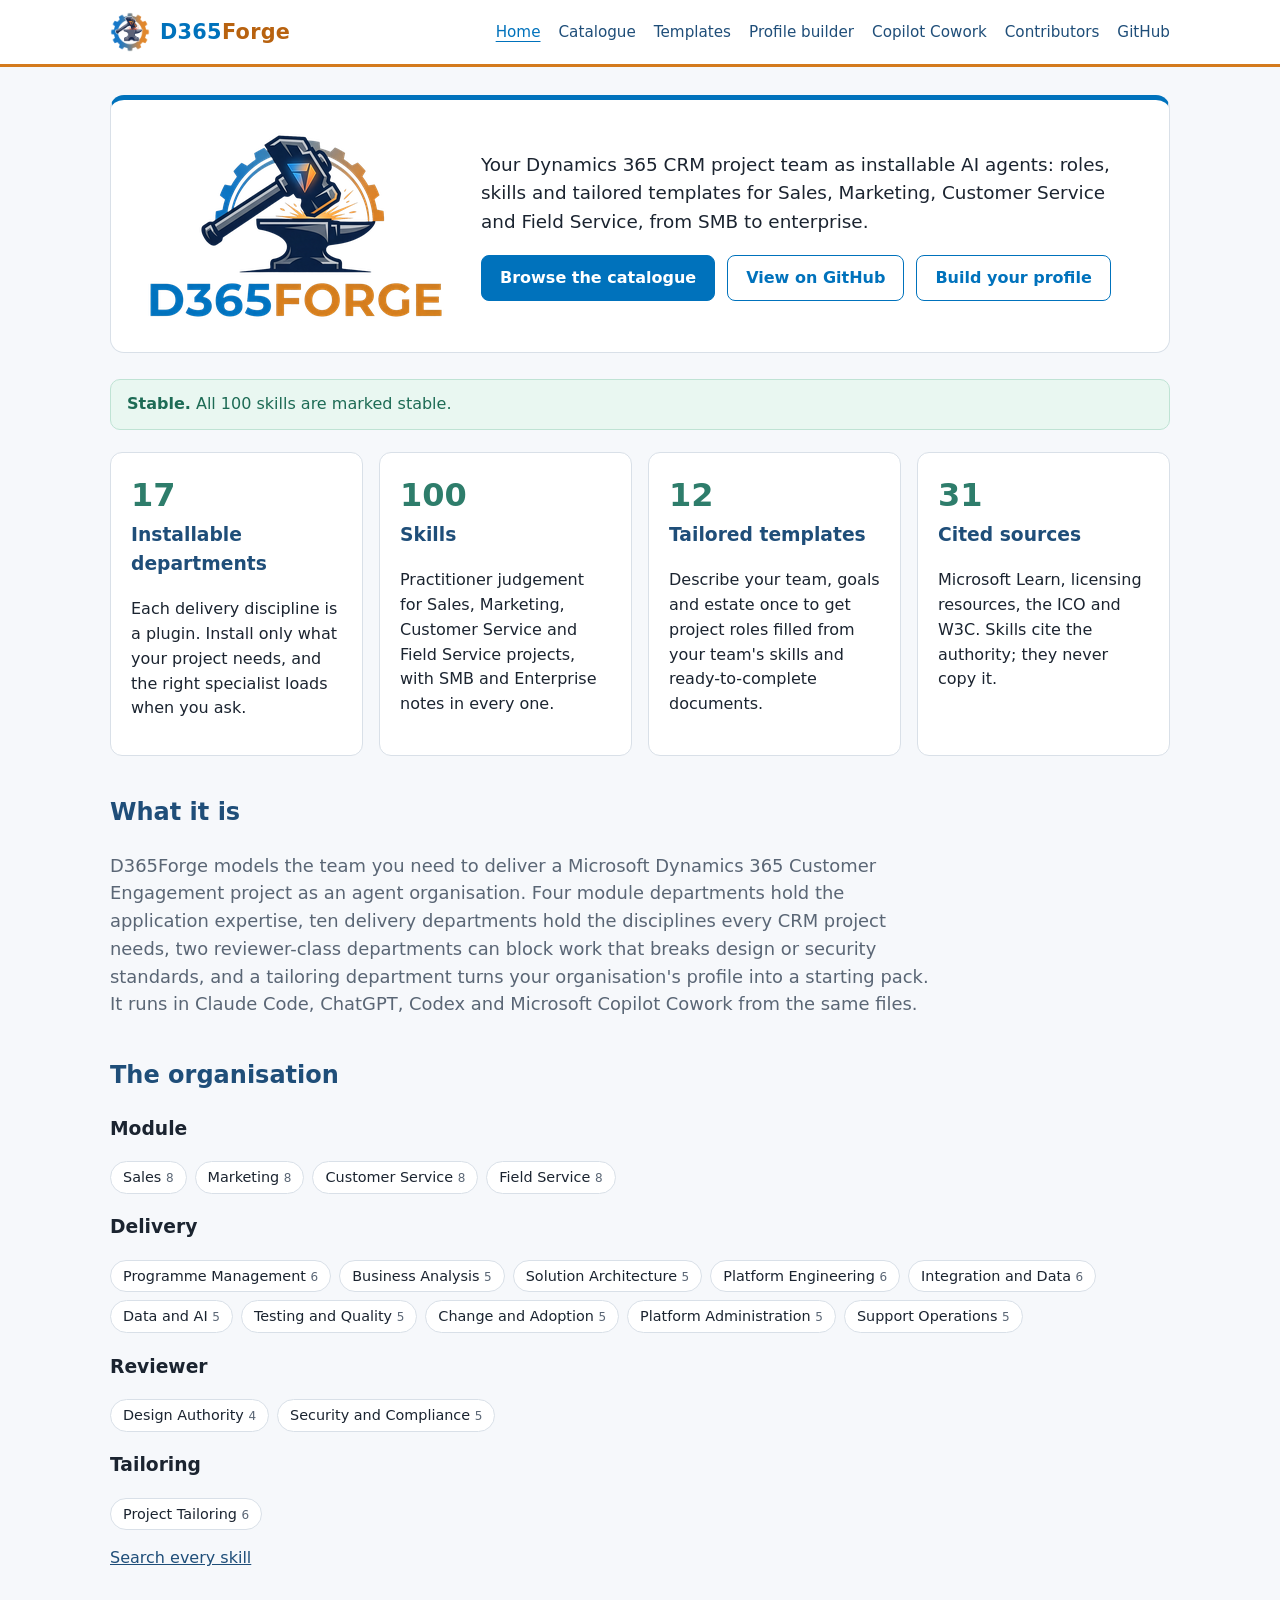
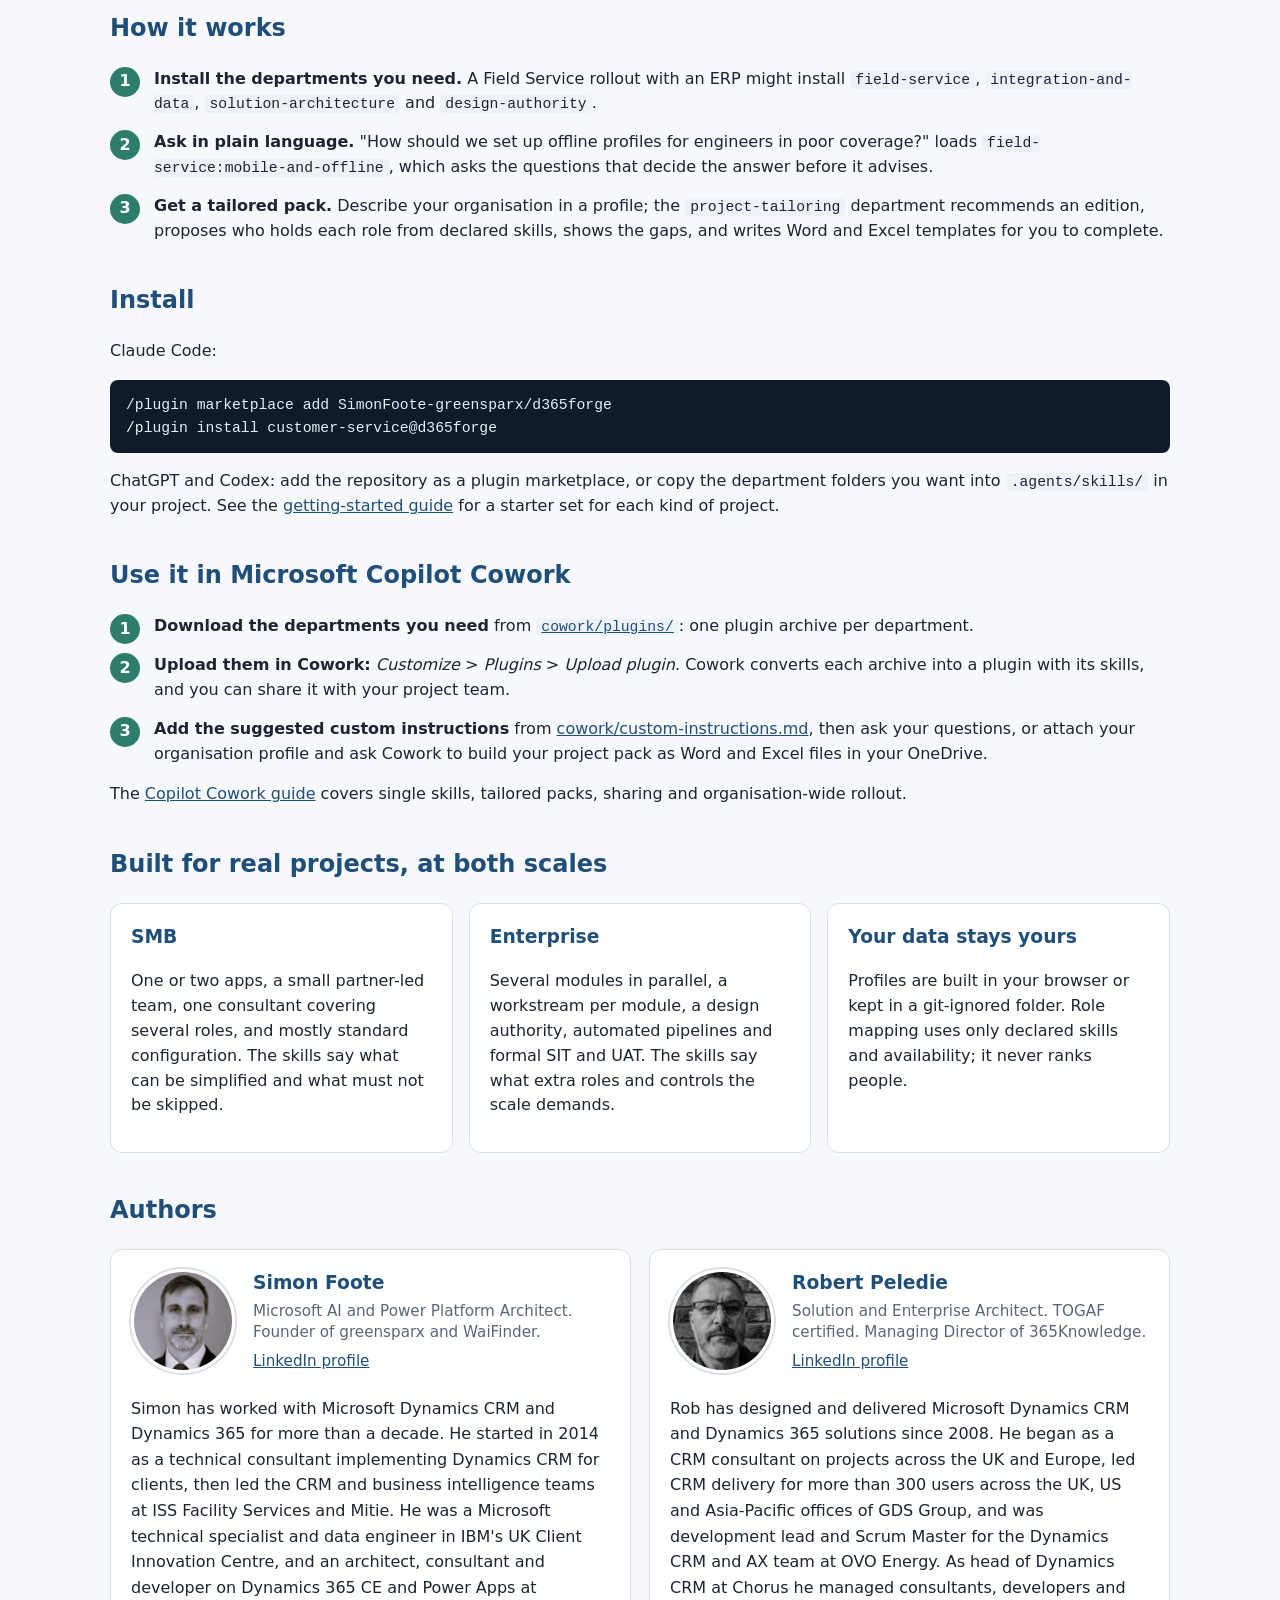
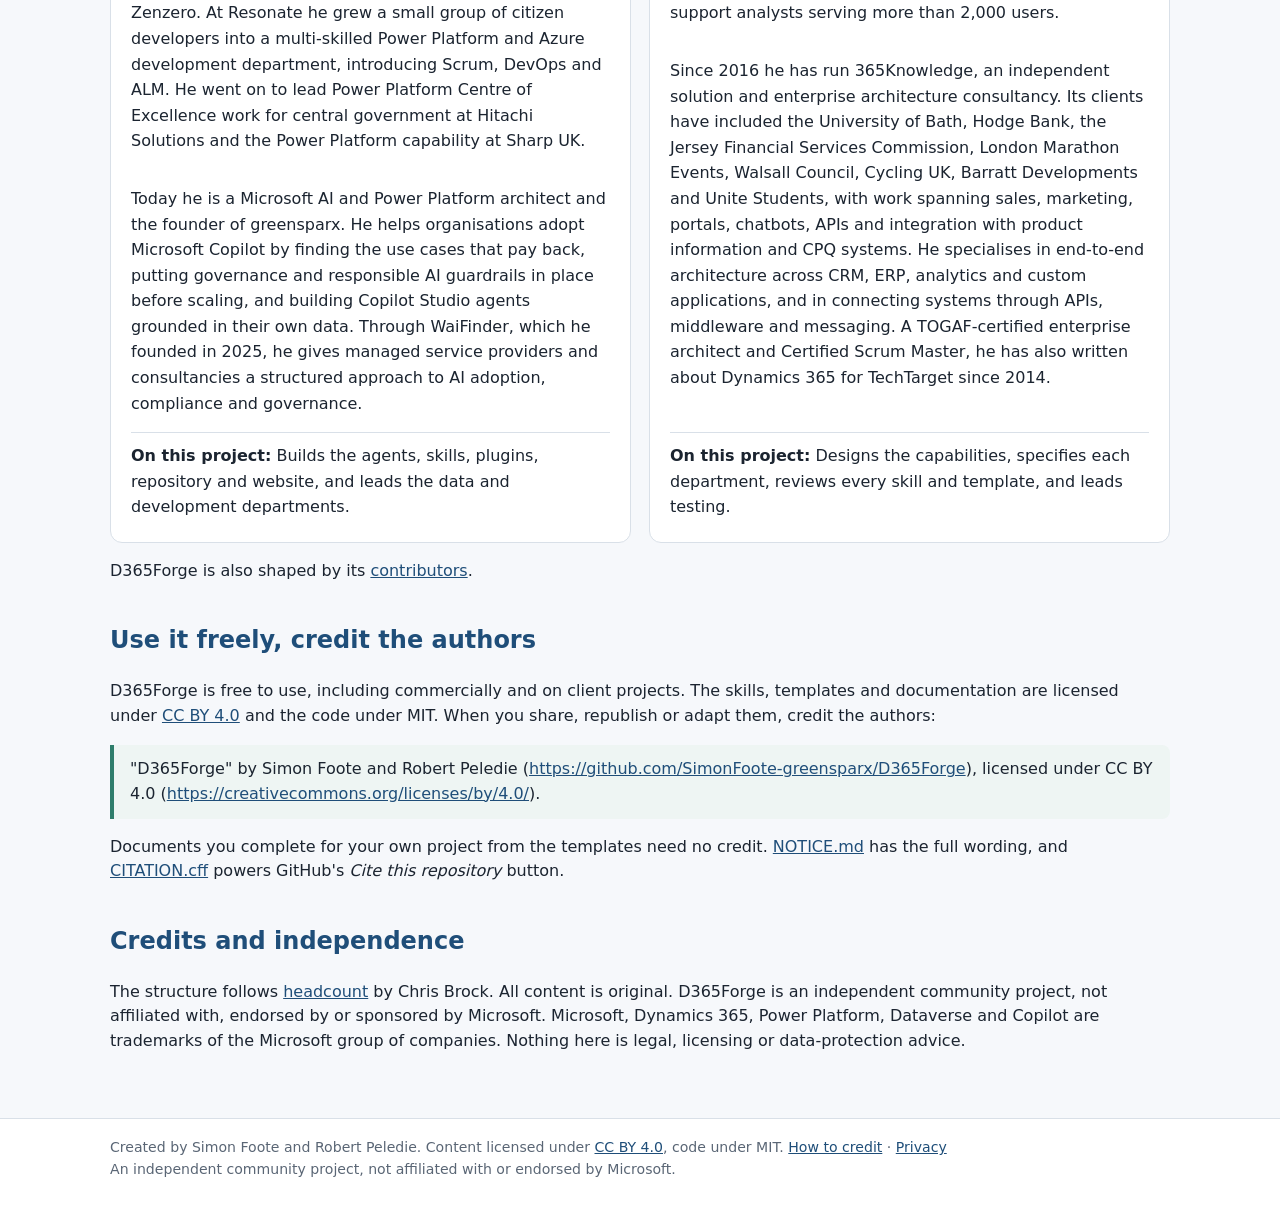
<file: docs/index.html>
<!doctype html>
<html lang="en-GB">
<head>
<meta charset="utf-8">
<meta name="viewport" content="width=device-width, initial-scale=1">
<title>Home | D365Forge</title>
<meta name="description" content="Your Dynamics 365 CRM project team as installable AI agents: roles, skills and tailored templates for Sales, Marketing, Customer Service and Field Service, from SMB to enterprise.">
<meta name="theme-color" content="#1f4e79">
<meta property="og:site_name" content="D365Forge">
<meta property="og:title" content="Home | D365Forge">
<meta property="og:description" content="Your Dynamics 365 CRM project team as installable AI agents: roles, skills and tailored templates for Sales, Marketing, Customer Service and Field Service, from SMB to enterprise.">
<meta property="og:image" content="https://d365forge.ai/assets/brand/d365forge-og.png">
<meta name="twitter:card" content="summary_large_image">
<link rel="icon" href="assets/brand/favicon.ico" sizes="any">
<link rel="icon" type="image/png" sizes="192x192" href="assets/brand/d365forge-icon-192.png">
<link rel="apple-touch-icon" href="assets/brand/apple-touch-icon.png">
<link rel="stylesheet" href="assets/site.css">
</head>
<body>
<!-- Generated by scripts/build-site.py. Do not edit by hand. -->
<header class="top"><div class="wrap"><a class="brand" href="index.html" aria-label="D365Forge home"><img src="assets/brand/d365forge-icon-192.png" alt="" width="40" height="40"><span class="wordmark">D365<span>Forge</span></span></a><nav><a href="index.html" class="active">Home</a><a href="catalogue.html">Catalogue</a><a href="templates.html">Templates</a><a href="profile-builder.html">Profile builder</a><a href="https://github.com/SimonFoote-greensparx/D365Forge/blob/main/docs/COPILOT-COWORK.md">Copilot Cowork</a><a href="contributors.html">Contributors</a><a href="https://github.com/SimonFoote-greensparx/D365Forge">GitHub</a></nav></div></header>
<main class="wrap">
<section class="hero">
<div class="hero-logo"><h1><img src="assets/brand/d365forge-logo.png" alt="D365Forge" width="302" height="192"></h1></div>
<div class="hero-text"><p>Your Dynamics 365 CRM project team as installable AI agents: roles, skills and tailored templates for Sales, Marketing, Customer Service and Field Service, from SMB to enterprise.</p>
<div class="buttons"><a class="btn" href="catalogue.html">Browse the catalogue</a><a class="btn ghost" href="https://github.com/SimonFoote-greensparx/D365Forge">View on GitHub</a><a class="btn ghost" href="profile-builder.html">Build your profile</a></div></div>
</section>
<div class="notice reviewed"><strong>Stable.</strong> All 100 skills are marked stable.</div>

<div class="cards">
<div class="card"><div class="stat">17</div><h3>Installable departments</h3><p>Each delivery discipline is a plugin. Install only what your project needs, and the right specialist loads when you ask.</p></div>
<div class="card"><div class="stat">100</div><h3>Skills</h3><p>Practitioner judgement for Sales, Marketing, Customer Service and Field Service projects, with SMB and Enterprise notes in every one.</p></div>
<div class="card"><div class="stat">12</div><h3>Tailored templates</h3><p>Describe your team, goals and estate once to get project roles filled from your team's skills and ready-to-complete documents.</p></div>
<div class="card"><div class="stat">31</div><h3>Cited sources</h3><p>Microsoft Learn, licensing resources, the ICO and W3C. Skills cite the authority; they never copy it.</p></div>
</div>

<h2>What it is</h2>
<p class="lead">D365Forge models the team you need to deliver a Microsoft Dynamics 365 Customer Engagement project as an agent organisation.
Four module departments hold the application expertise, ten delivery departments hold the disciplines every CRM project needs, two
reviewer-class departments can block work that breaks design or security standards, and a tailoring department turns your organisation's
profile into a starting pack. It runs in Claude Code, ChatGPT, Codex and Microsoft Copilot Cowork from the same files.</p>

<h2>The organisation</h2>
<h3>Module</h3><div class="chips"><a class="chip" href="https://github.com/SimonFoote-greensparx/D365Forge/blob/main/plugins/sales/README.md">Sales <small>8</small></a><a class="chip" href="https://github.com/SimonFoote-greensparx/D365Forge/blob/main/plugins/marketing/README.md">Marketing <small>8</small></a><a class="chip" href="https://github.com/SimonFoote-greensparx/D365Forge/blob/main/plugins/customer-service/README.md">Customer Service <small>8</small></a><a class="chip" href="https://github.com/SimonFoote-greensparx/D365Forge/blob/main/plugins/field-service/README.md">Field Service <small>8</small></a></div><h3>Delivery</h3><div class="chips"><a class="chip" href="https://github.com/SimonFoote-greensparx/D365Forge/blob/main/plugins/programme-management/README.md">Programme Management <small>6</small></a><a class="chip" href="https://github.com/SimonFoote-greensparx/D365Forge/blob/main/plugins/business-analysis/README.md">Business Analysis <small>5</small></a><a class="chip" href="https://github.com/SimonFoote-greensparx/D365Forge/blob/main/plugins/solution-architecture/README.md">Solution Architecture <small>5</small></a><a class="chip" href="https://github.com/SimonFoote-greensparx/D365Forge/blob/main/plugins/platform-engineering/README.md">Platform Engineering <small>6</small></a><a class="chip" href="https://github.com/SimonFoote-greensparx/D365Forge/blob/main/plugins/integration-and-data/README.md">Integration and Data <small>6</small></a><a class="chip" href="https://github.com/SimonFoote-greensparx/D365Forge/blob/main/plugins/data-and-ai/README.md">Data and AI <small>5</small></a><a class="chip" href="https://github.com/SimonFoote-greensparx/D365Forge/blob/main/plugins/testing-quality/README.md">Testing and Quality <small>5</small></a><a class="chip" href="https://github.com/SimonFoote-greensparx/D365Forge/blob/main/plugins/change-adoption/README.md">Change and Adoption <small>5</small></a><a class="chip" href="https://github.com/SimonFoote-greensparx/D365Forge/blob/main/plugins/platform-administration/README.md">Platform Administration <small>5</small></a><a class="chip" href="https://github.com/SimonFoote-greensparx/D365Forge/blob/main/plugins/support-operations/README.md">Support Operations <small>5</small></a></div><h3>Reviewer</h3><div class="chips"><a class="chip" href="https://github.com/SimonFoote-greensparx/D365Forge/blob/main/plugins/design-authority/README.md">Design Authority <small>4</small></a><a class="chip" href="https://github.com/SimonFoote-greensparx/D365Forge/blob/main/plugins/security-compliance/README.md">Security and Compliance <small>5</small></a></div><h3>Tailoring</h3><div class="chips"><a class="chip" href="https://github.com/SimonFoote-greensparx/D365Forge/blob/main/plugins/project-tailoring/README.md">Project Tailoring <small>6</small></a></div>
<p><a href="catalogue.html">Search every skill</a></p>

<h2>How it works</h2>
<ol class="steps">
<li><strong>Install the departments you need.</strong> A Field Service rollout with an ERP might install <code>field-service</code>, <code>integration-and-data</code>, <code>solution-architecture</code> and <code>design-authority</code>.</li>
<li><strong>Ask in plain language.</strong> "How should we set up offline profiles for engineers in poor coverage?" loads <code>field-service:mobile-and-offline</code>, which asks the questions that decide the answer before it advises.</li>
<li><strong>Get a tailored pack.</strong> Describe your organisation in a profile; the <code>project-tailoring</code> department recommends an edition, proposes who holds each role from declared skills, shows the gaps, and writes Word and Excel templates for you to complete.</li>
</ol>

<h2>Install</h2>
<p>Claude Code:</p>
<pre><code>/plugin marketplace add SimonFoote-greensparx/d365forge
/plugin install customer-service@d365forge</code></pre>
<p>ChatGPT and Codex: add the repository as a plugin marketplace, or copy the department folders you want into <code>.agents/skills/</code> in your project.
See the <a href="https://github.com/SimonFoote-greensparx/D365Forge/blob/main/docs/GETTING-STARTED.md">getting-started guide</a> for a starter set for each kind of project.</p>

<h2>Use it in Microsoft Copilot Cowork</h2>
<ol class="steps">
<li><strong>Download the departments you need</strong> from <a href="https://github.com/SimonFoote-greensparx/D365Forge/tree/main/cowork/plugins"><code>cowork/plugins/</code></a>: one plugin archive per department.</li>
<li><strong>Upload them in Cowork:</strong> <em>Customize</em> &gt; <em>Plugins</em> &gt; <em>Upload plugin</em>. Cowork converts each archive into a plugin with its skills, and you can share it with your project team.</li>
<li><strong>Add the suggested custom instructions</strong> from <a href="https://github.com/SimonFoote-greensparx/D365Forge/blob/main/cowork/custom-instructions.md">cowork/custom-instructions.md</a>, then ask your questions, or attach your organisation profile and ask Cowork to build your project pack as Word and Excel files in your OneDrive.</li>
</ol>
<p>The <a href="https://github.com/SimonFoote-greensparx/D365Forge/blob/main/docs/COPILOT-COWORK.md">Copilot Cowork guide</a> covers single skills, tailored packs, sharing and organisation-wide rollout.</p>

<h2>Built for real projects, at both scales</h2>
<div class="cards">
<div class="card"><h3>SMB</h3><p>One or two apps, a small partner-led team, one consultant covering several roles, and mostly standard configuration. The skills say what can be simplified and what must not be skipped.</p></div>
<div class="card"><h3>Enterprise</h3><p>Several modules in parallel, a workstream per module, a design authority, automated pipelines and formal SIT and UAT. The skills say what extra roles and controls the scale demands.</p></div>
<div class="card"><h3>Your data stays yours</h3><p>Profiles are built in your browser or kept in a git-ignored folder. Role mapping uses only declared skills and availability; it never ranks people.</p></div>
</div>

<h2 id="authors">Authors</h2>
<div class="authors"><article class="card author" id="simon-foote"><div class="author-head"><img src="assets/authors/simon-foote.jpg" alt="Photo of Simon Foote" width="104" height="104" loading="lazy"><div><h3>Simon Foote</h3><p class="headline">Microsoft AI and Power Platform Architect. Founder of greensparx and WaiFinder.</p><p class="links"><a href="https://www.linkedin.com/in/simonjayfoote/">LinkedIn profile</a></p></div></div><p>Simon has worked with Microsoft Dynamics CRM and Dynamics 365 for more than a decade. He started in 2014 as a technical consultant implementing Dynamics CRM for clients, then led the CRM and business intelligence teams at ISS Facility Services and Mitie. He was a Microsoft technical specialist and data engineer in IBM&#x27;s UK Client Innovation Centre, and an architect, consultant and developer on Dynamics 365 CE and Power Apps at Zenzero. At Resonate he grew a small group of citizen developers into a multi-skilled Power Platform and Azure development department, introducing Scrum, DevOps and ALM. He went on to lead Power Platform Centre of Excellence work for central government at Hitachi Solutions and the Power Platform capability at Sharp UK.</p><p>Today he is a Microsoft AI and Power Platform architect and the founder of greensparx. He helps organisations adopt Microsoft Copilot by finding the use cases that pay back, putting governance and responsible AI guardrails in place before scaling, and building Copilot Studio agents grounded in their own data. Through WaiFinder, which he founded in 2025, he gives managed service providers and consultancies a structured approach to AI adoption, compliance and governance.</p><p class="project-role"><strong>On this project:</strong> Builds the agents, skills, plugins, repository and website, and leads the data and development departments.</p></article><article class="card author" id="robert-peledie"><div class="author-head"><img src="assets/authors/robert-peledie.jpg" alt="Photo of Robert Peledie" width="104" height="104" loading="lazy"><div><h3>Robert Peledie</h3><p class="headline">Solution and Enterprise Architect. TOGAF certified. Managing Director of 365Knowledge.</p><p class="links"><a href="https://www.linkedin.com/in/robertpeledie/">LinkedIn profile</a></p></div></div><p>Rob has designed and delivered Microsoft Dynamics CRM and Dynamics 365 solutions since 2008. He began as a CRM consultant on projects across the UK and Europe, led CRM delivery for more than 300 users across the UK, US and Asia-Pacific offices of GDS Group, and was development lead and Scrum Master for the Dynamics CRM and AX team at OVO Energy. As head of Dynamics CRM at Chorus he managed consultants, developers and support analysts serving more than 2,000 users.</p><p>Since 2016 he has run 365Knowledge, an independent solution and enterprise architecture consultancy. Its clients have included the University of Bath, Hodge Bank, the Jersey Financial Services Commission, London Marathon Events, Walsall Council, Cycling UK, Barratt Developments and Unite Students, with work spanning sales, marketing, portals, chatbots, APIs and integration with product information and CPQ systems. He specialises in end-to-end architecture across CRM, ERP, analytics and custom applications, and in connecting systems through APIs, middleware and messaging. A TOGAF-certified enterprise architect and Certified Scrum Master, he has also written about Dynamics 365 for TechTarget since 2014.</p><p class="project-role"><strong>On this project:</strong> Designs the capabilities, specifies each department, reviews every skill and template, and leads testing.</p></article></div>
<p>D365Forge is also shaped by its <a href="contributors.html">contributors</a>.</p>

<h2>Use it freely, credit the authors</h2>
<p>D365Forge is free to use, including commercially and on client projects. The skills, templates and documentation are licensed under
<a href="https://creativecommons.org/licenses/by/4.0/">CC BY 4.0</a> and the code under MIT. When you share, republish or adapt them, credit the authors:</p>
<blockquote>&quot;D365Forge&quot; by Simon Foote and Robert Peledie (<a href="https://github.com/SimonFoote-greensparx/D365Forge">https://github.com/SimonFoote-greensparx/D365Forge</a>), licensed under CC BY 4.0 (<a href="https://creativecommons.org/licenses/by/4.0/">https://creativecommons.org/licenses/by/4.0/</a>).</blockquote>
<p>Documents you complete for your own project from the templates need no credit. <a href="https://github.com/SimonFoote-greensparx/D365Forge/blob/main/NOTICE.md">NOTICE.md</a> has the full wording, and
<a href="https://github.com/SimonFoote-greensparx/D365Forge/blob/main/CITATION.cff">CITATION.cff</a> powers GitHub's <em>Cite this repository</em> button.</p>

<h2>Credits and independence</h2>
<p>The structure follows <a href="https://github.com/cbrock84/headcount">headcount</a> by Chris Brock. All content is original.
D365Forge is an independent community project, not affiliated with, endorsed by or sponsored by Microsoft. Microsoft, Dynamics 365,
Power Platform, Dataverse and Copilot are trademarks of the Microsoft group of companies. Nothing here is legal, licensing or data-protection advice.</p>

</main>
<footer><div class="wrap">Created by Simon Foote and Robert Peledie. Content licensed under <a href="https://creativecommons.org/licenses/by/4.0/">CC BY 4.0</a>, code under MIT. <a href="https://github.com/SimonFoote-greensparx/D365Forge/blob/main/NOTICE.md">How to credit</a> · <a href="privacy.html">Privacy</a><br>An independent community project, not affiliated with or endorsed by Microsoft.</div></footer>
</body>
</html>
</file>
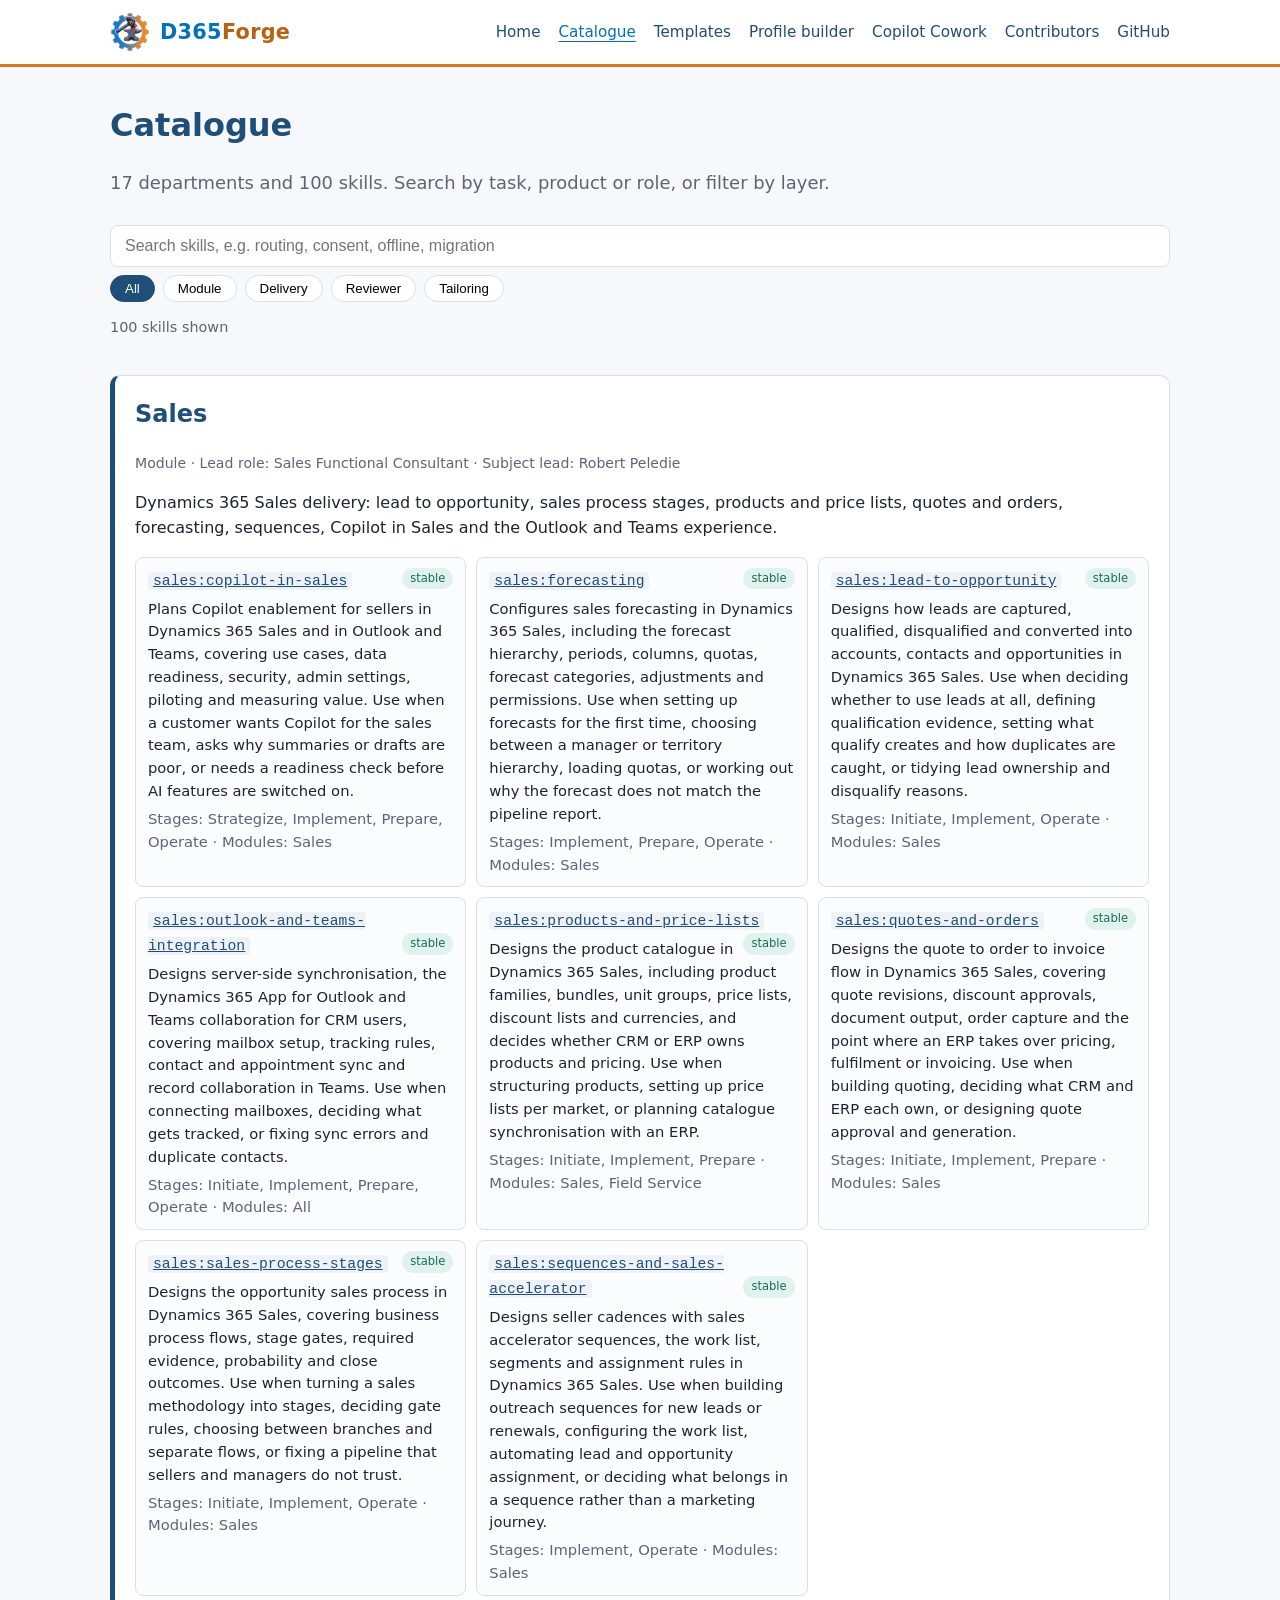
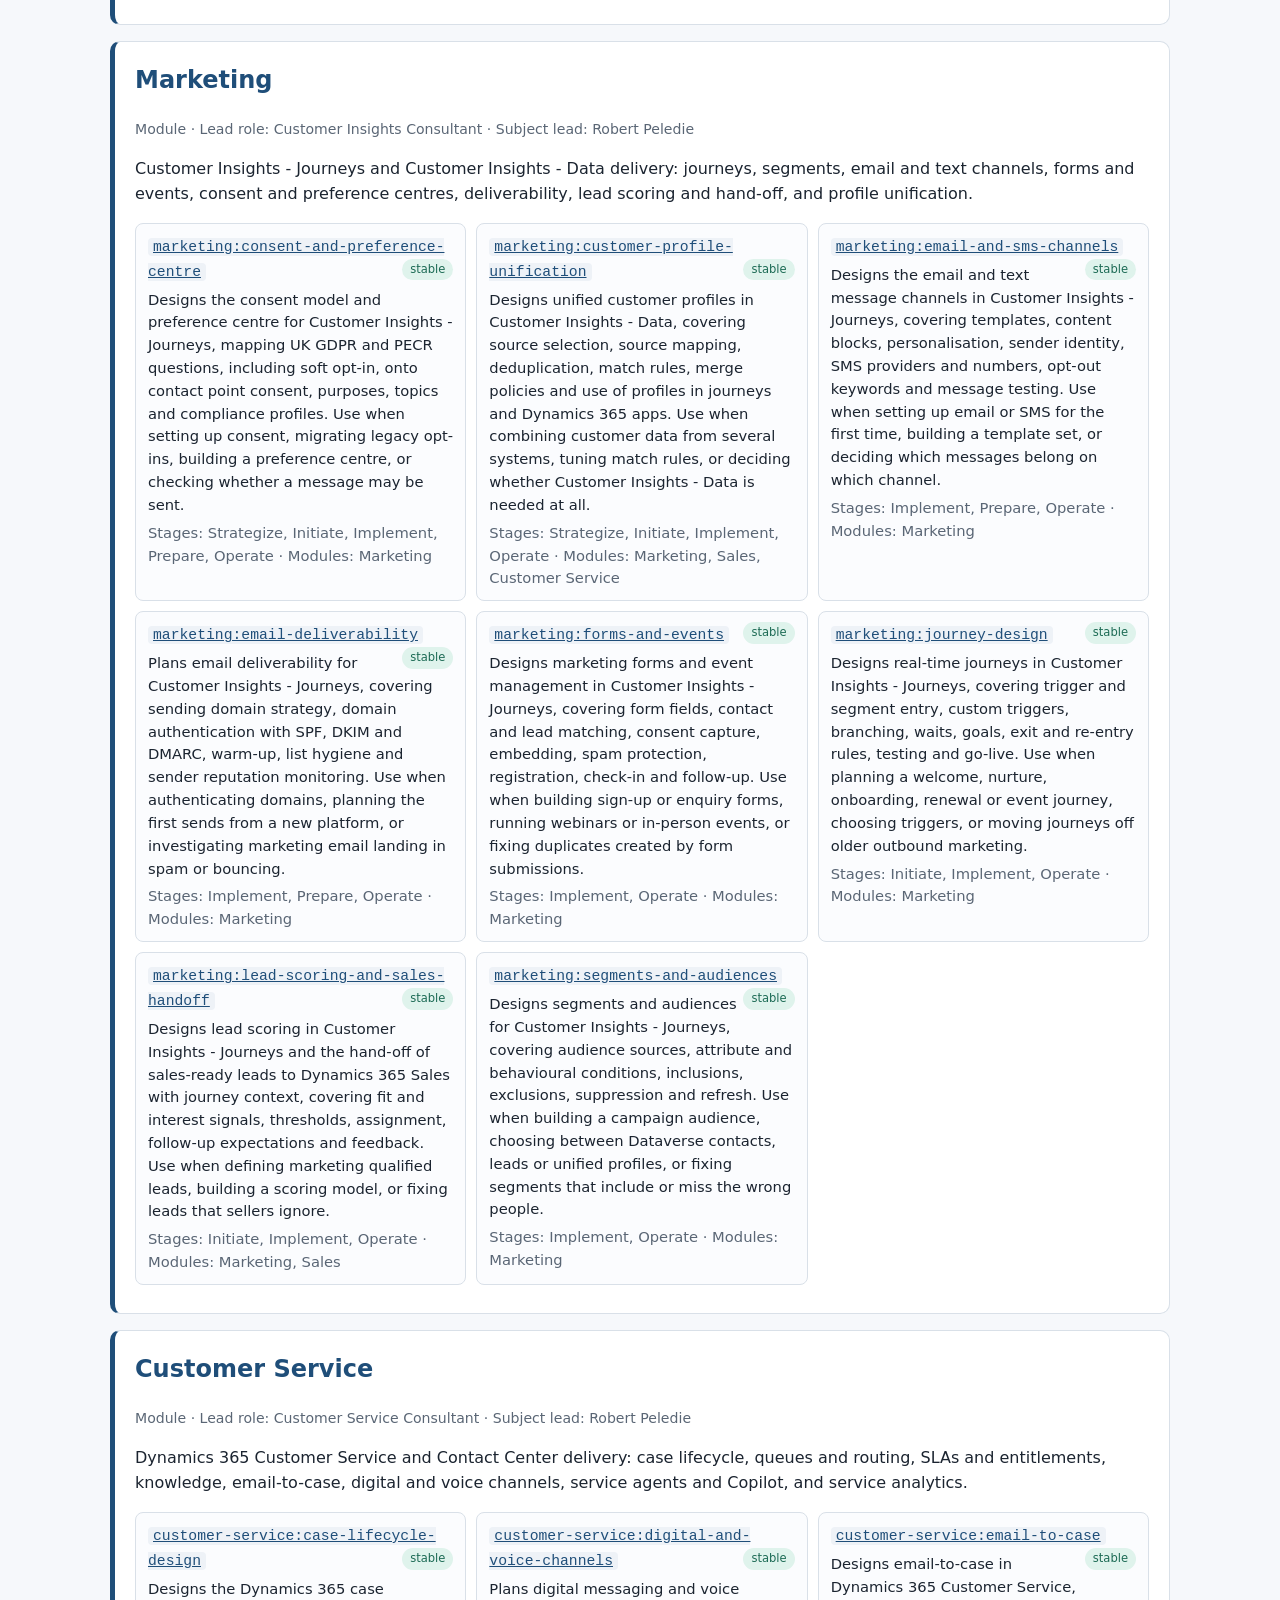
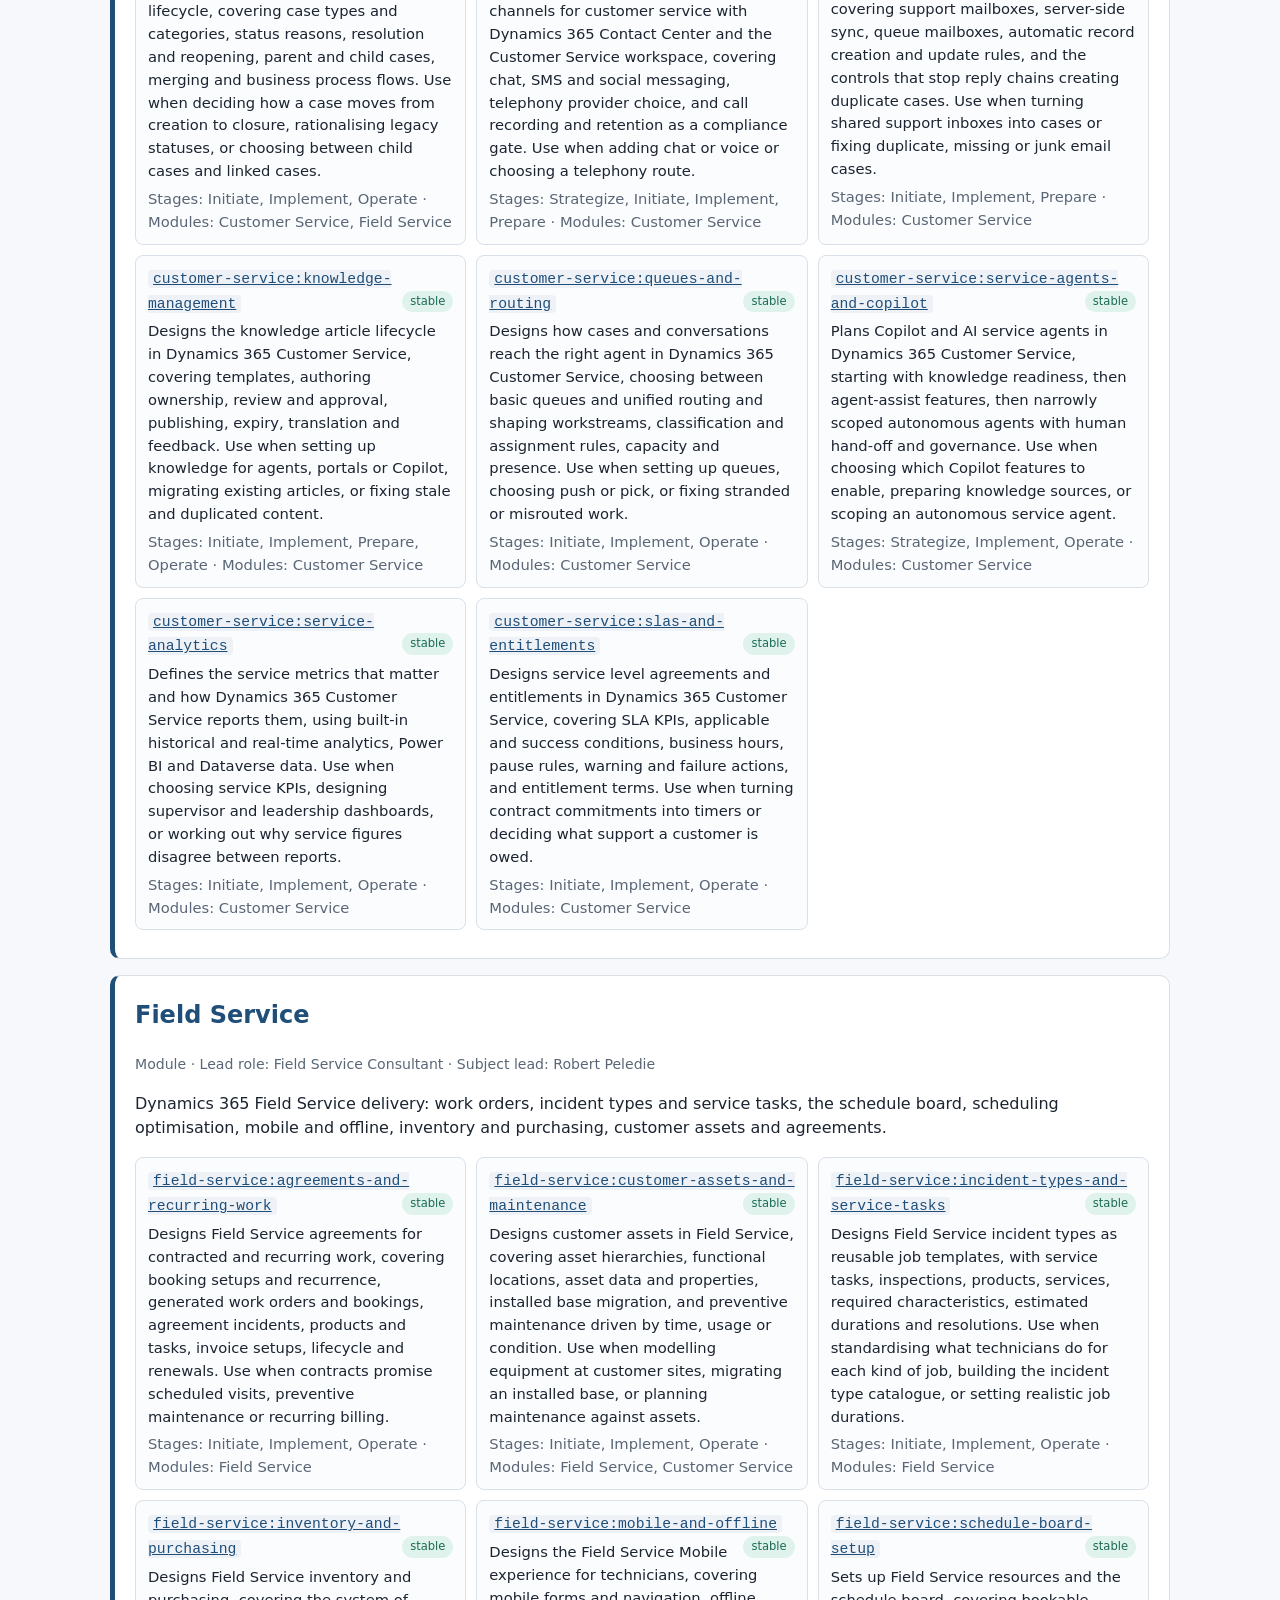
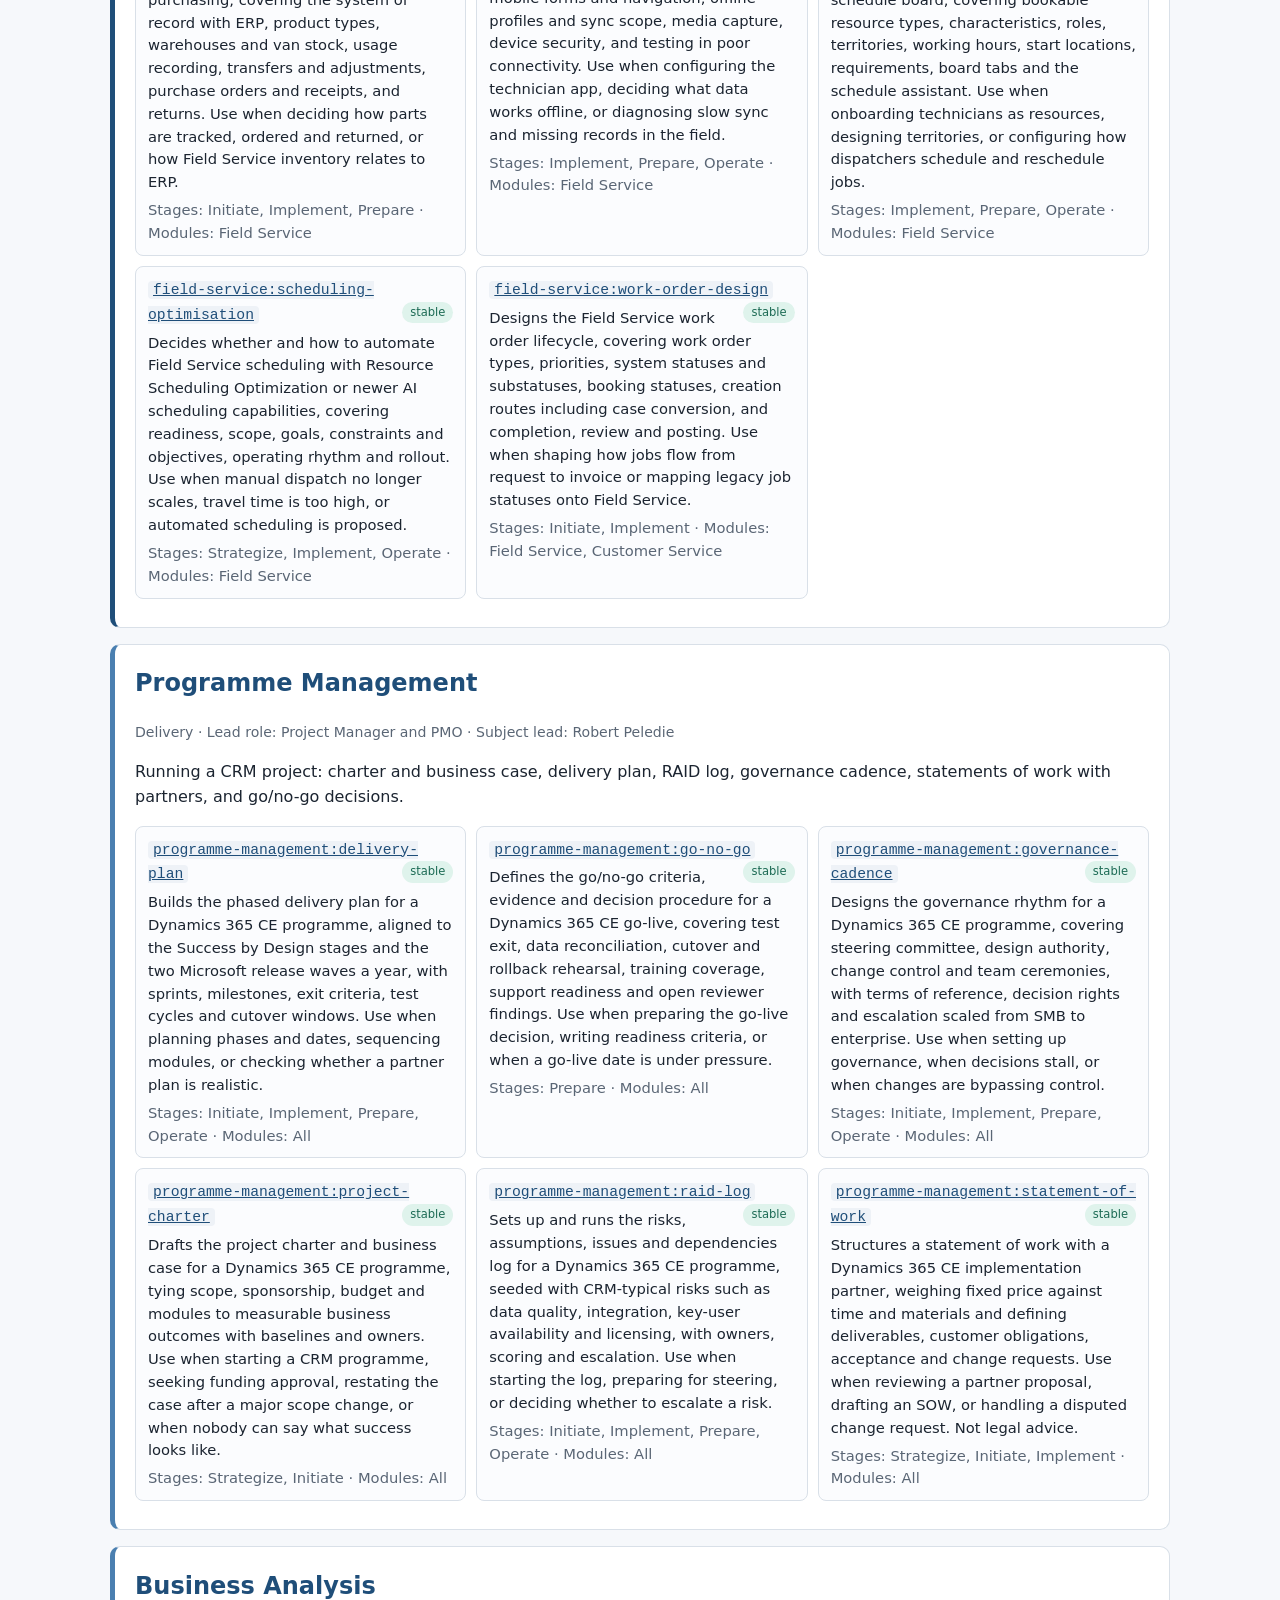
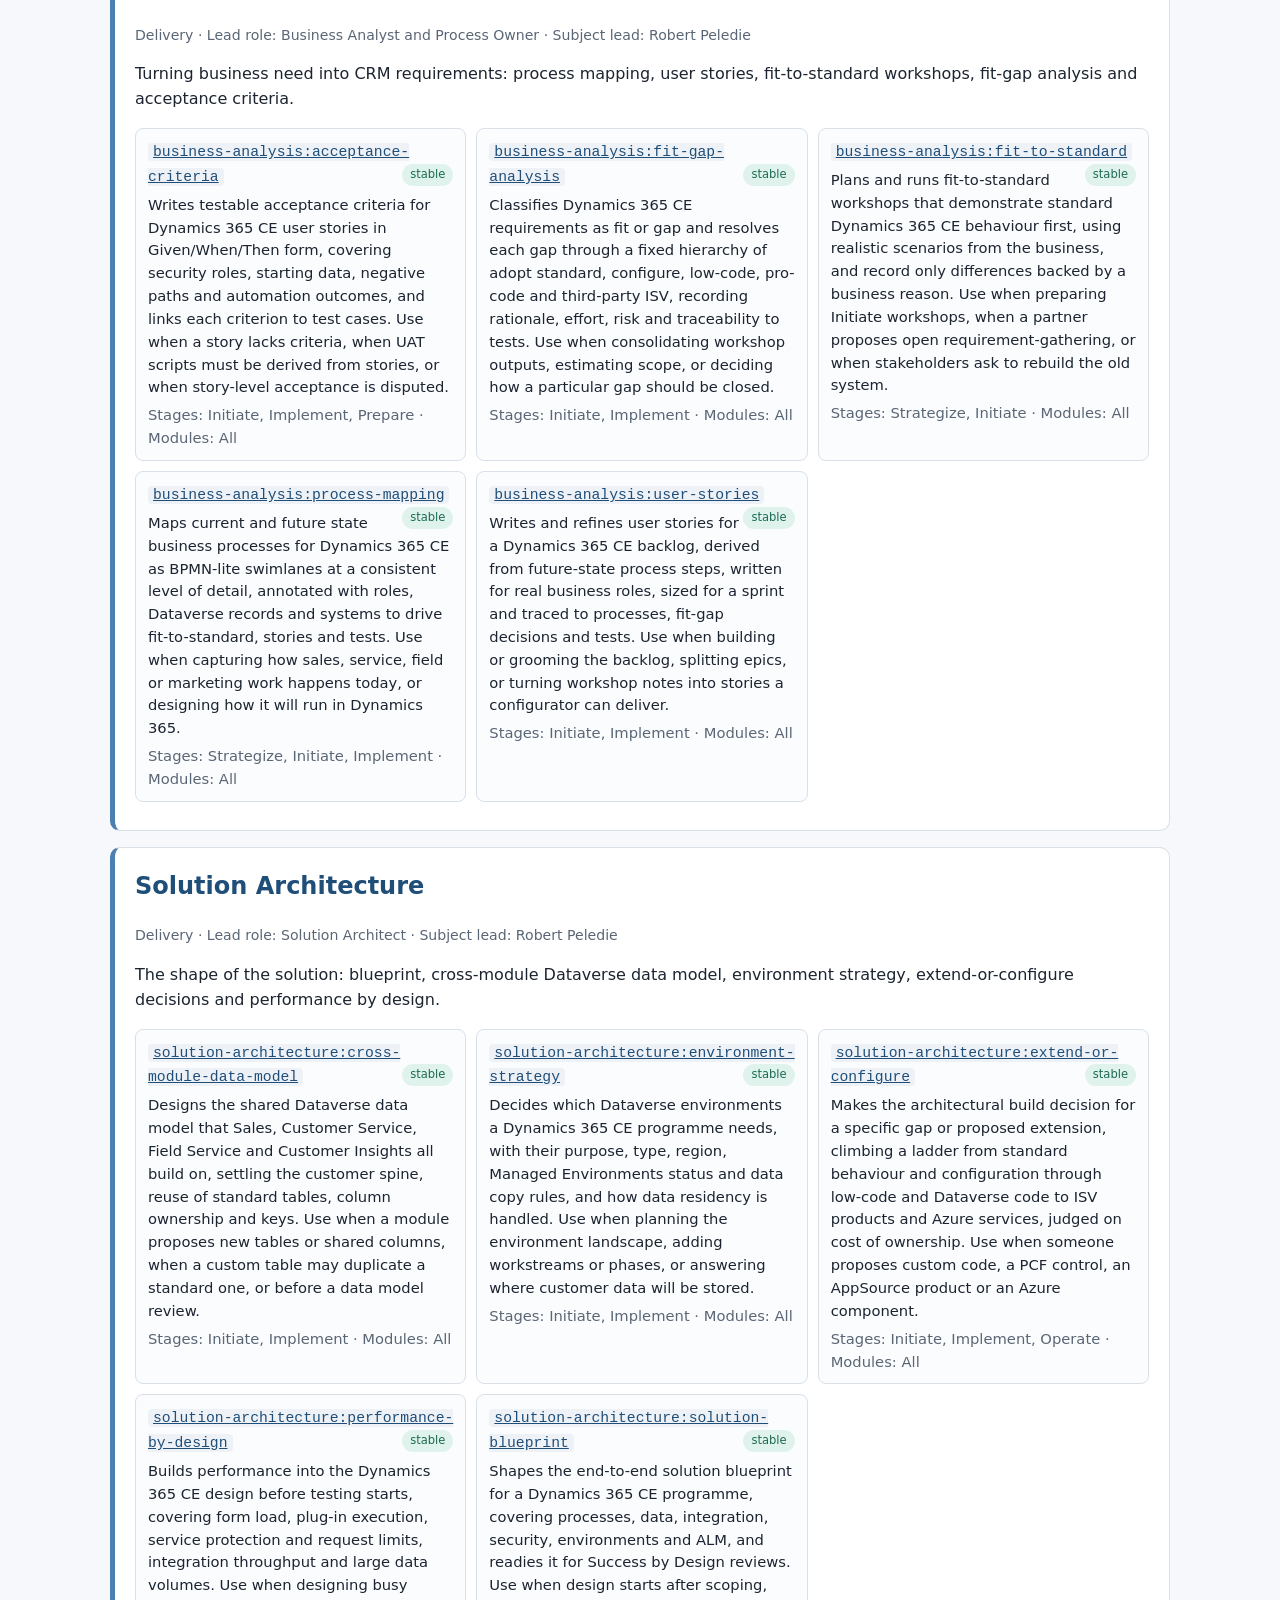
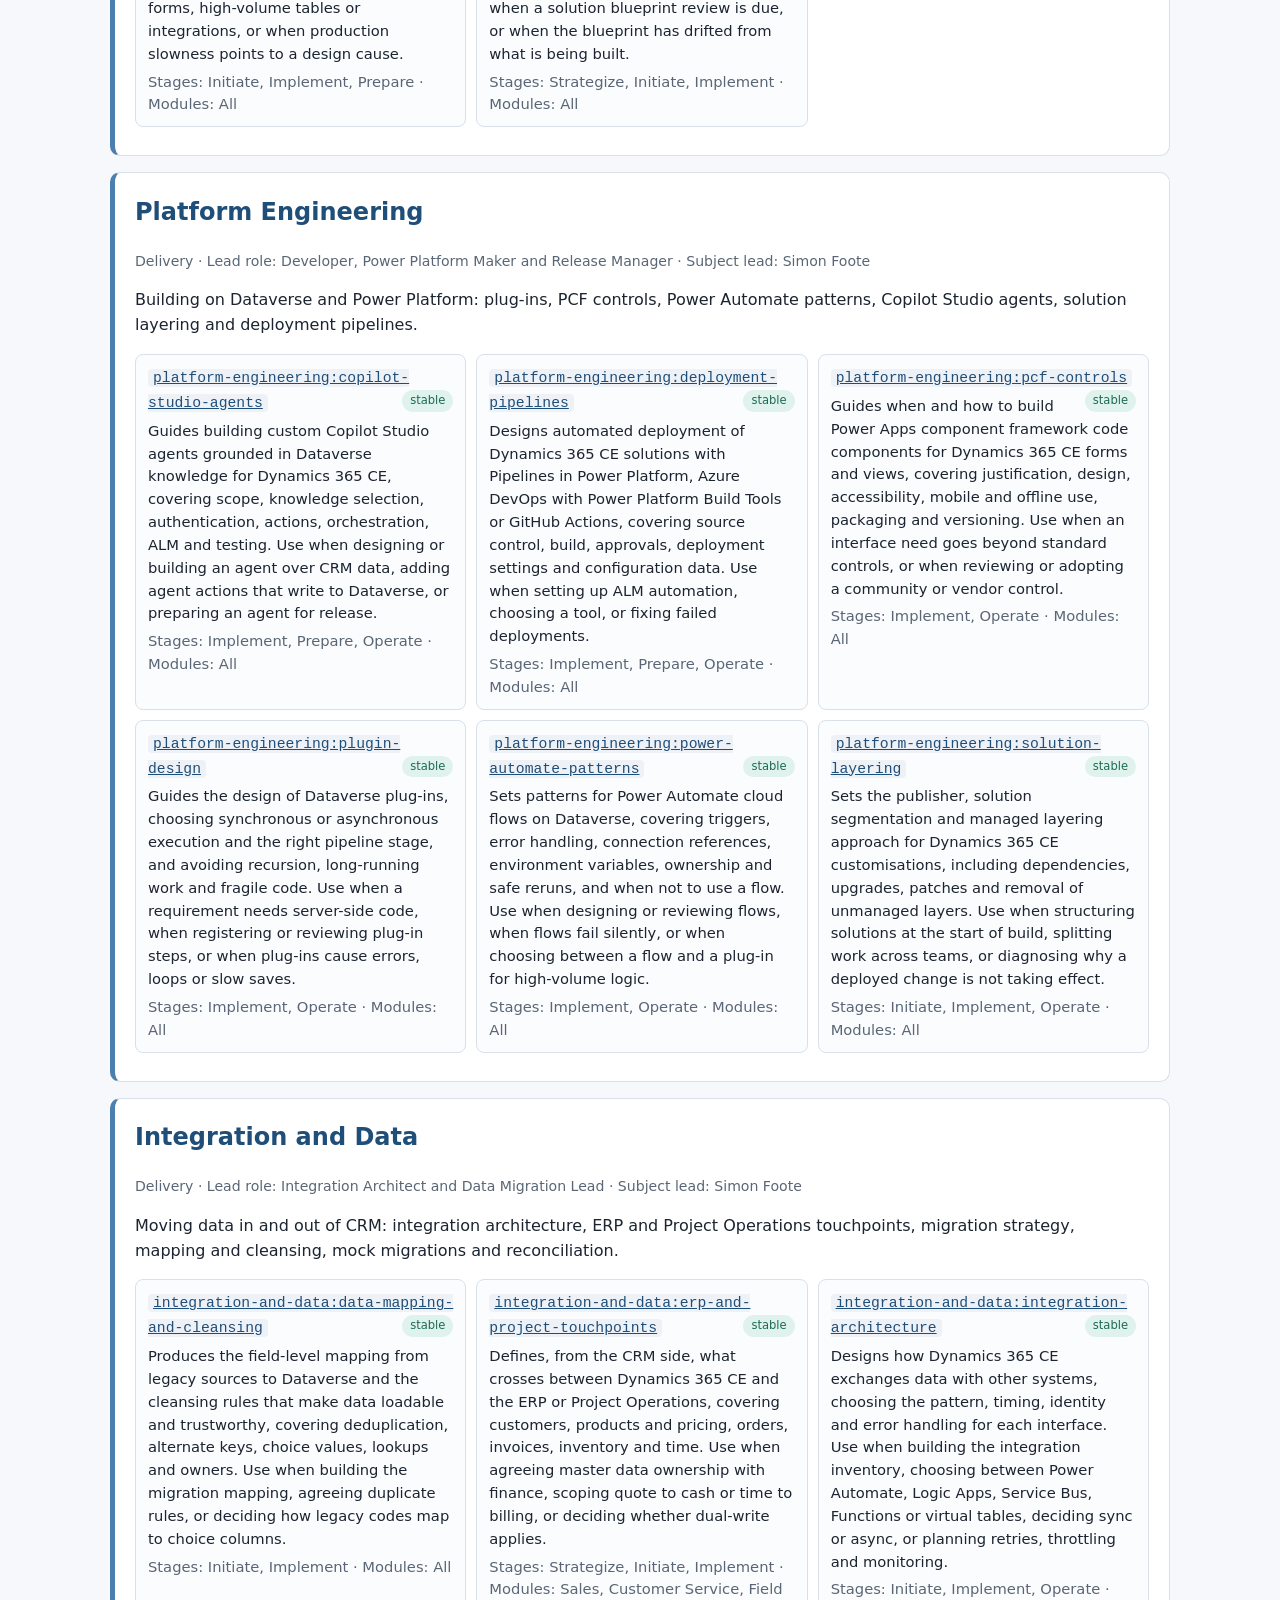
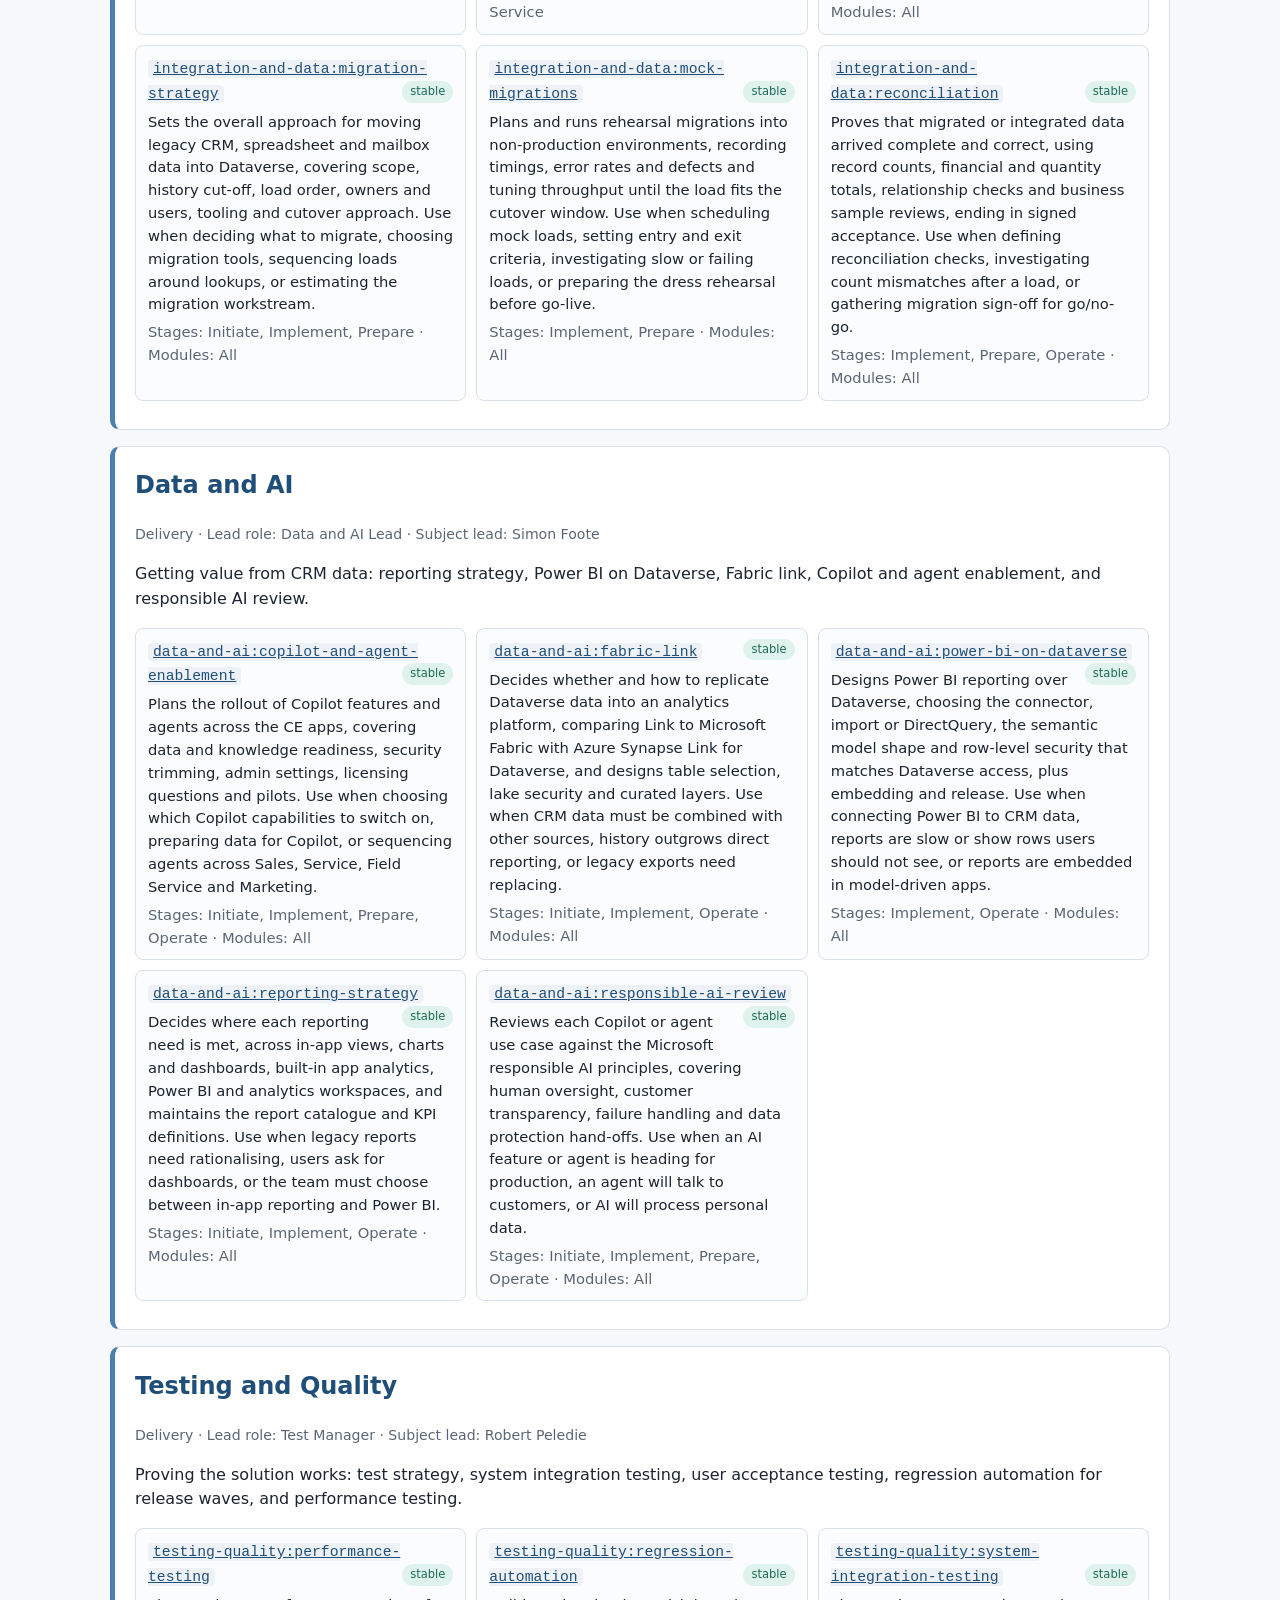
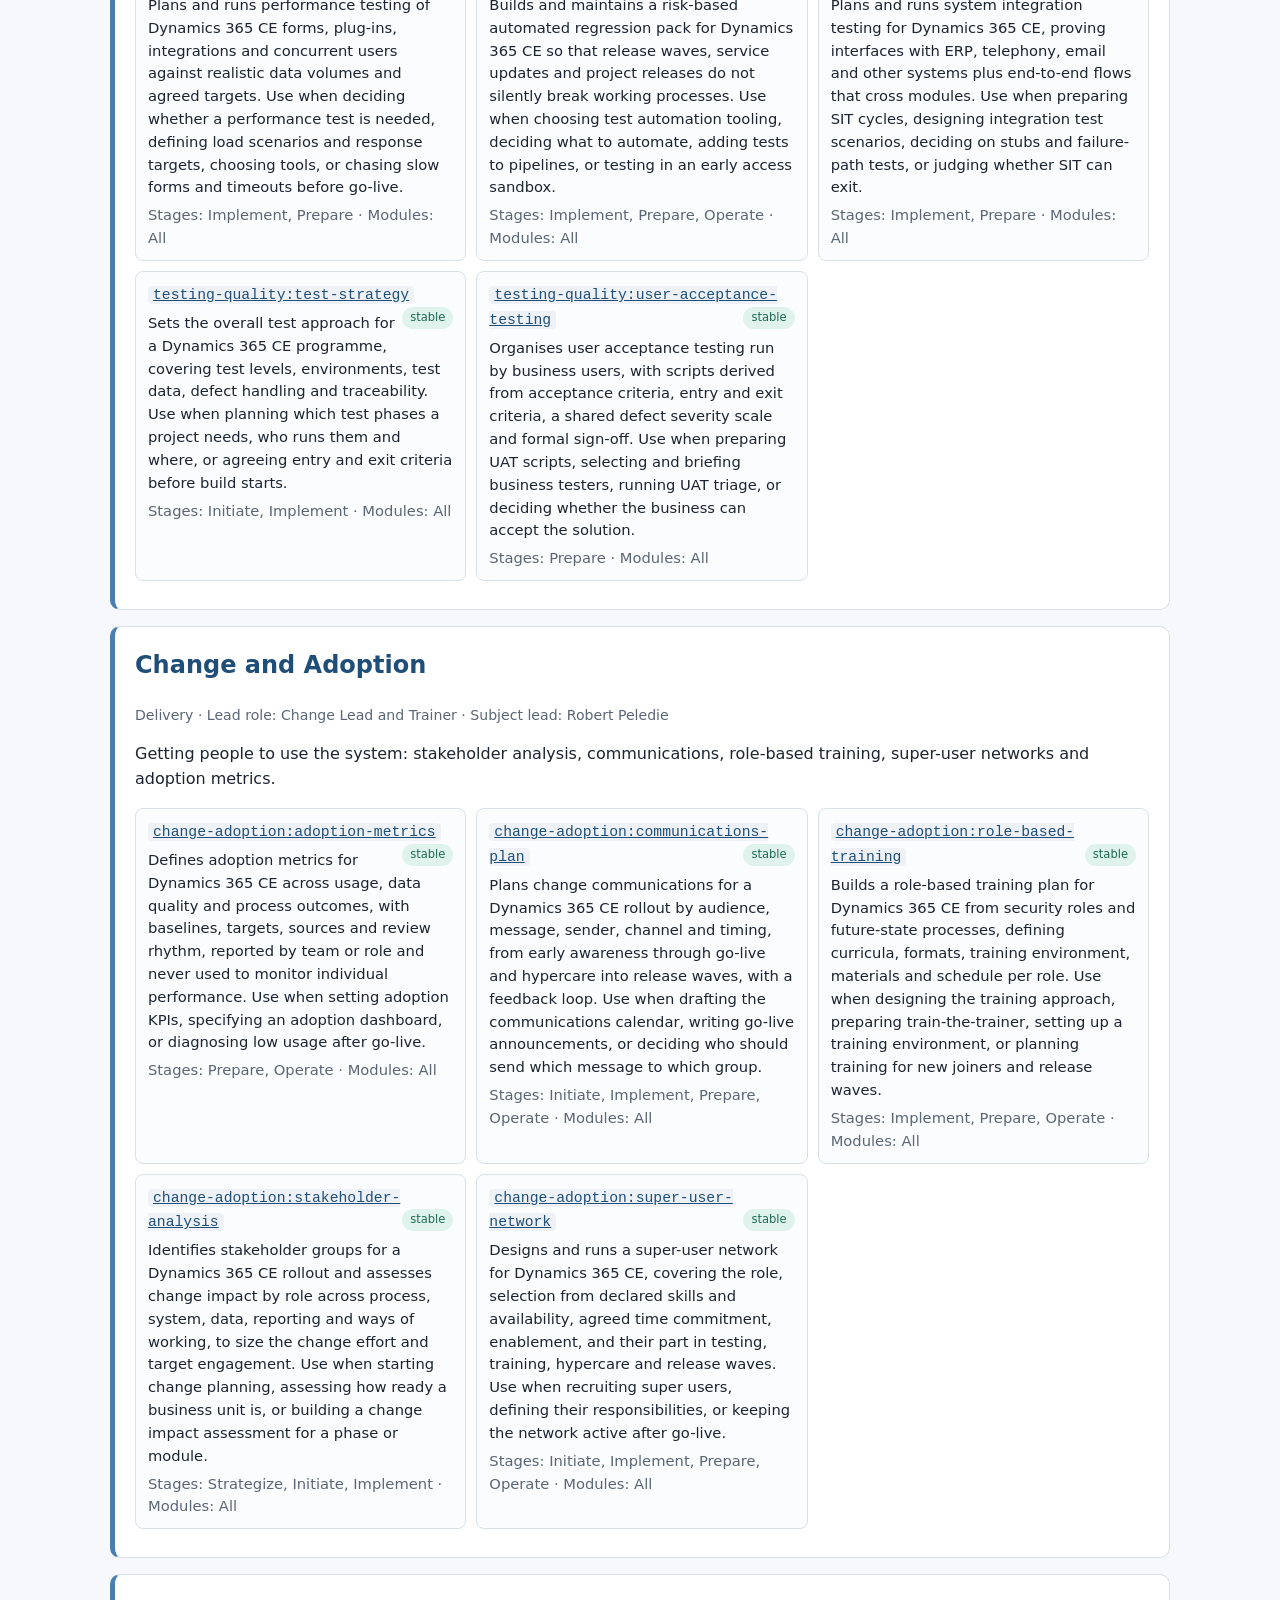
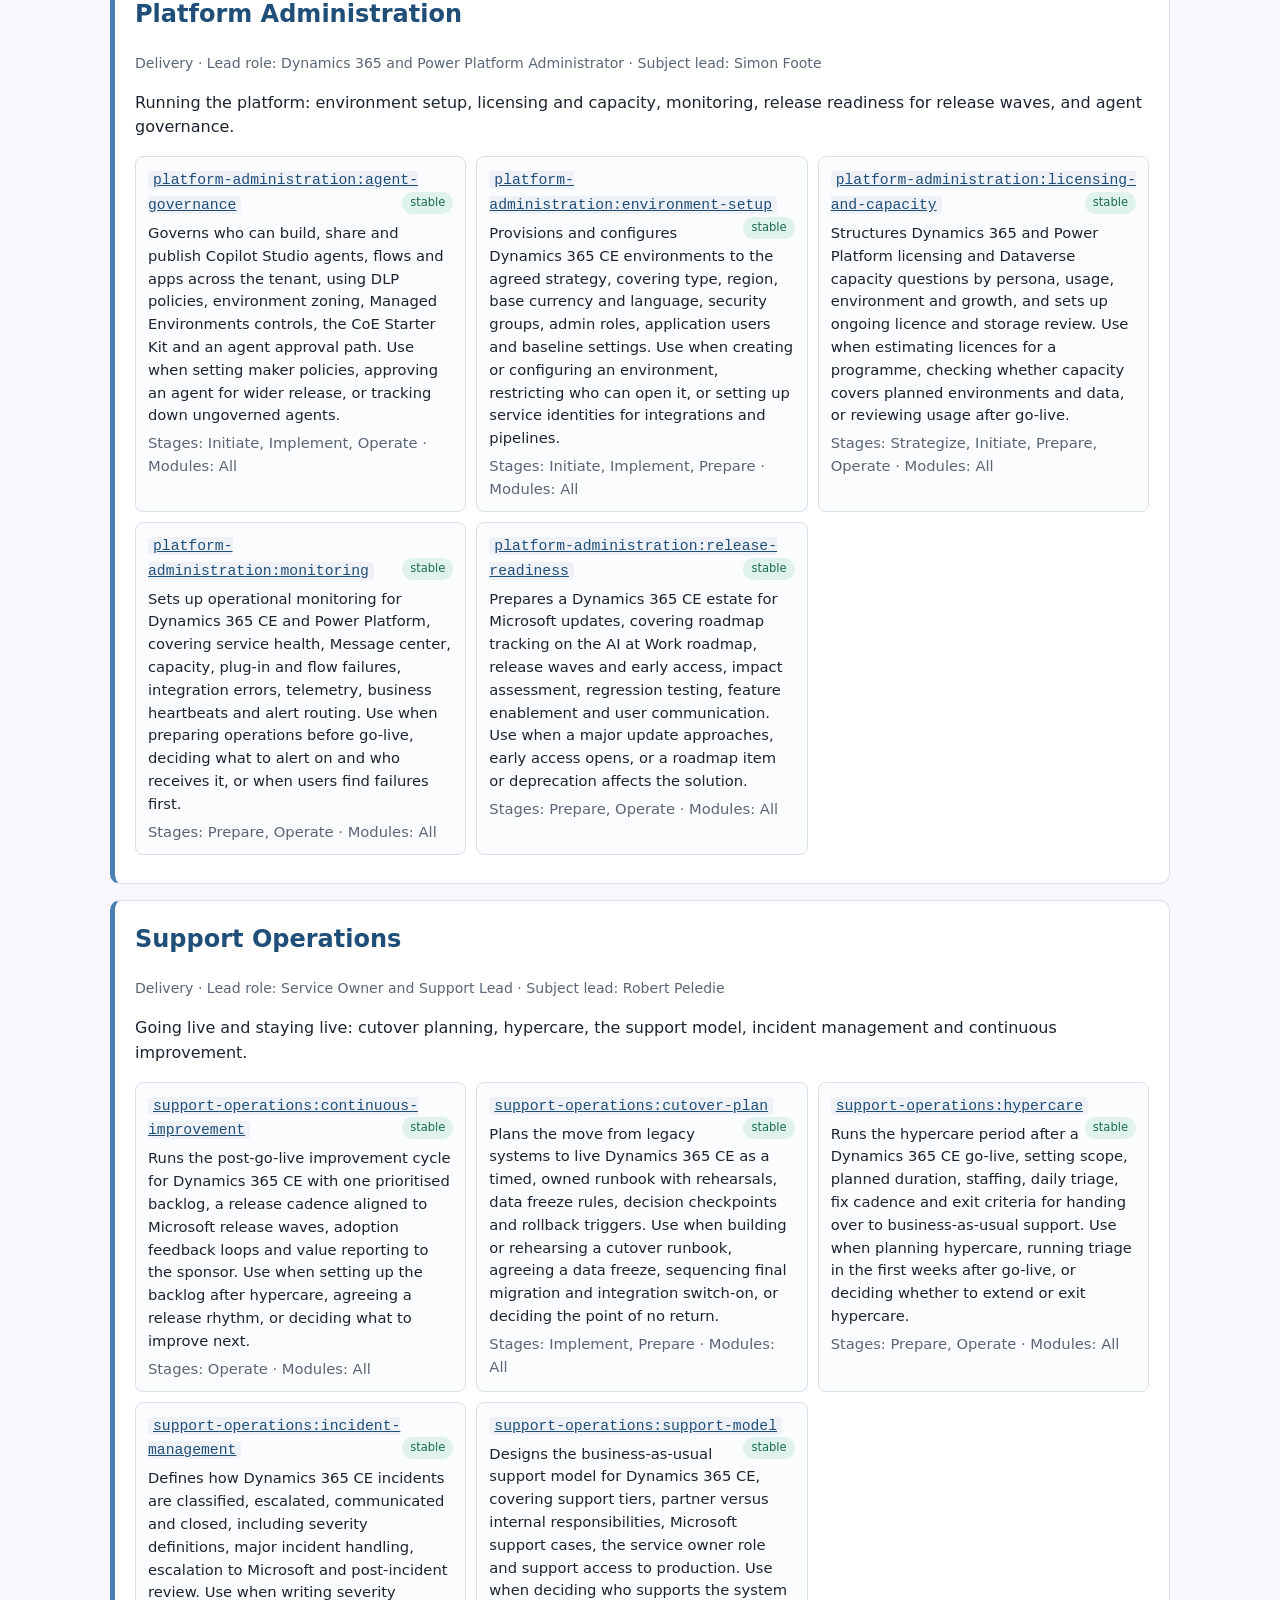
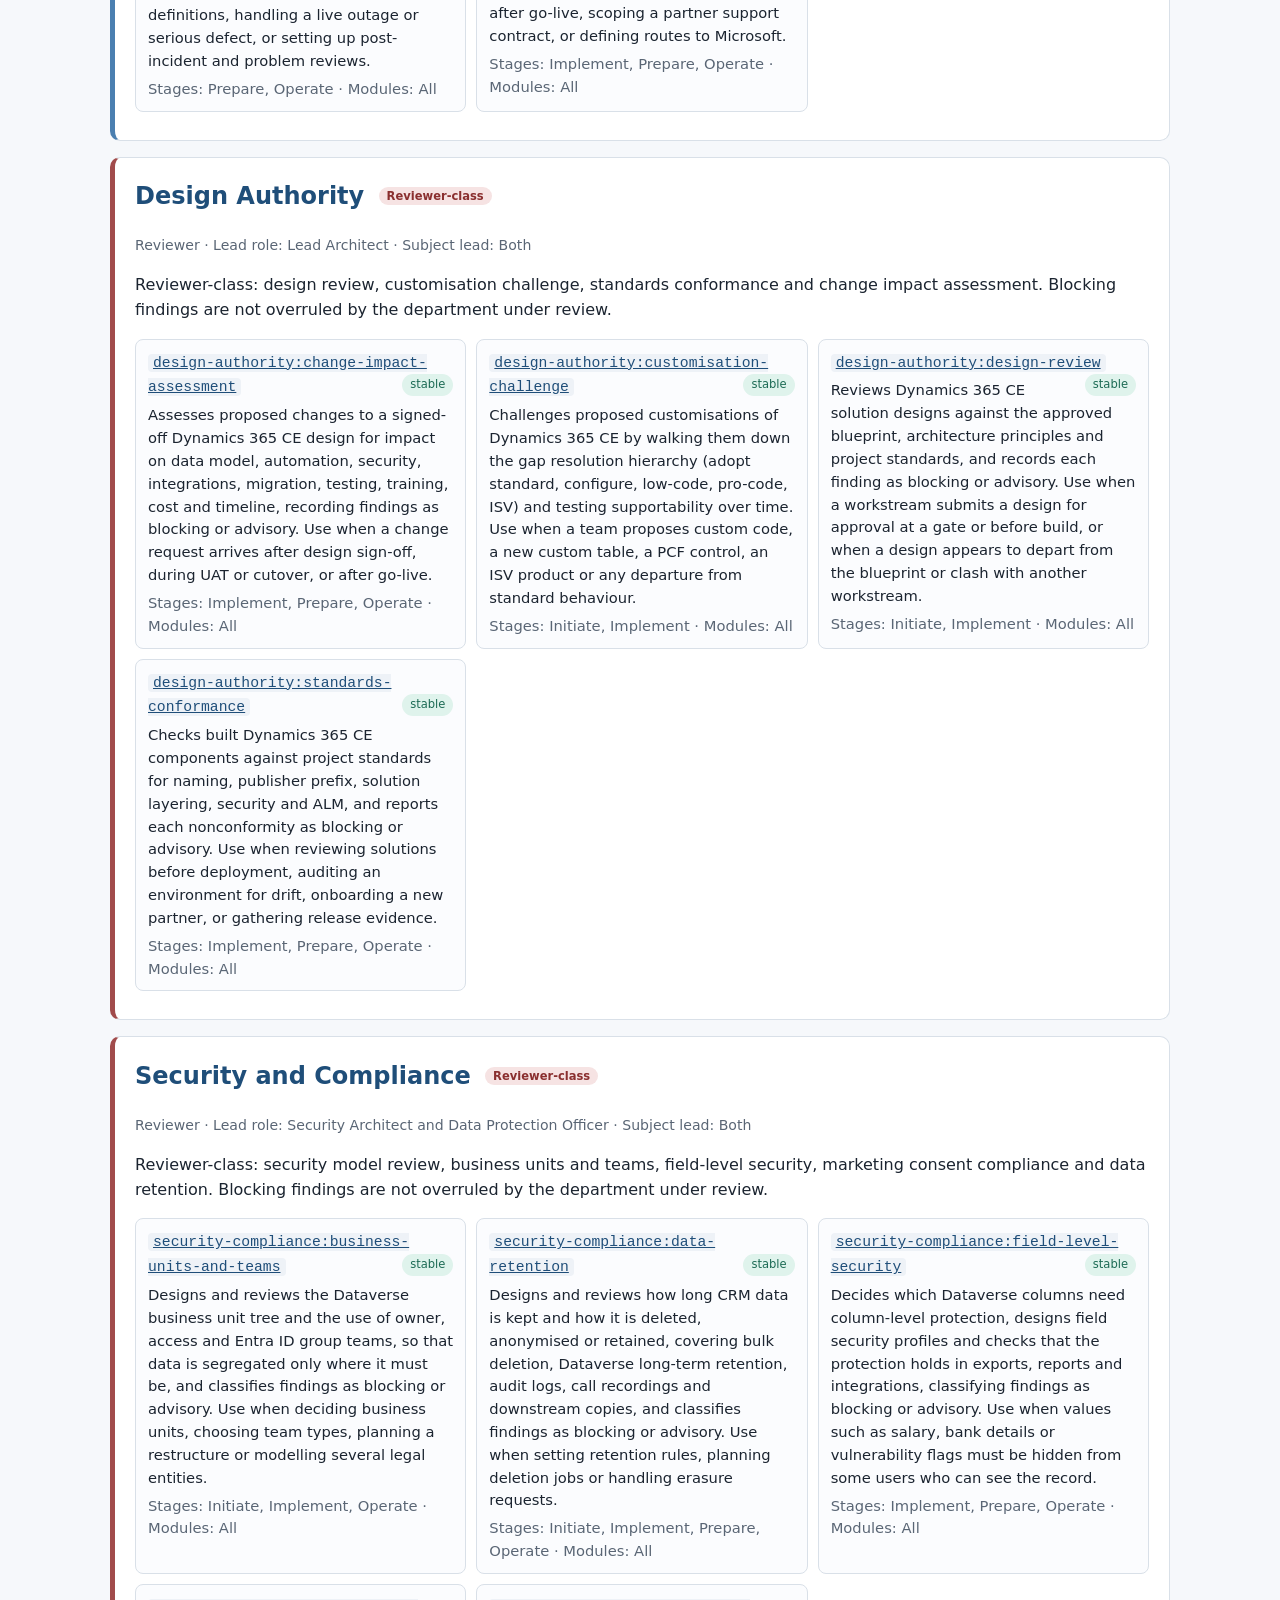
<file: docs/catalogue.html>
<!doctype html>
<html lang="en-GB">
<head>
<meta charset="utf-8">
<meta name="viewport" content="width=device-width, initial-scale=1">
<title>Catalogue | D365Forge</title>
<meta name="description" content="Your Dynamics 365 CRM project team as installable AI agents: roles, skills and tailored templates for Sales, Marketing, Customer Service and Field Service, from SMB to enterprise.">
<meta name="theme-color" content="#1f4e79">
<meta property="og:site_name" content="D365Forge">
<meta property="og:title" content="Catalogue | D365Forge">
<meta property="og:description" content="Your Dynamics 365 CRM project team as installable AI agents: roles, skills and tailored templates for Sales, Marketing, Customer Service and Field Service, from SMB to enterprise.">
<meta property="og:image" content="https://d365forge.ai/assets/brand/d365forge-og.png">
<meta name="twitter:card" content="summary_large_image">
<link rel="icon" href="assets/brand/favicon.ico" sizes="any">
<link rel="icon" type="image/png" sizes="192x192" href="assets/brand/d365forge-icon-192.png">
<link rel="apple-touch-icon" href="assets/brand/apple-touch-icon.png">
<link rel="stylesheet" href="assets/site.css">
</head>
<body>
<!-- Generated by scripts/build-site.py. Do not edit by hand. -->
<header class="top"><div class="wrap"><a class="brand" href="index.html" aria-label="D365Forge home"><img src="assets/brand/d365forge-icon-192.png" alt="" width="40" height="40"><span class="wordmark">D365<span>Forge</span></span></a><nav><a href="index.html">Home</a><a href="catalogue.html" class="active">Catalogue</a><a href="templates.html">Templates</a><a href="profile-builder.html">Profile builder</a><a href="https://github.com/SimonFoote-greensparx/D365Forge/blob/main/docs/COPILOT-COWORK.md">Copilot Cowork</a><a href="contributors.html">Contributors</a><a href="https://github.com/SimonFoote-greensparx/D365Forge">GitHub</a></nav></div></header>
<main class="wrap">
<h1>Catalogue</h1>
<p class="lead">17 departments and 100 skills. Search by task, product or role, or filter by layer.</p>
<div class="controls"><input id="q" type="search" placeholder="Search skills, e.g. routing, consent, offline, migration" aria-label="Search skills">
<div class="filters"><button data-filter="all" class="on">All</button><button data-filter="module">Module</button><button data-filter="delivery">Delivery</button><button data-filter="reviewer">Reviewer</button><button data-filter="tailoring">Tailoring</button></div><p id="count" aria-live="polite"></p></div>
<section class="dept layer-module" data-layer="module"><h2>Sales </h2><p class="meta">Module &middot; Lead role: Sales Functional Consultant &middot; Subject lead: Robert Peledie</p><p>Dynamics 365 Sales delivery: lead to opportunity, sales process stages, products and price lists, quotes and orders, forecasting, sequences, Copilot in Sales and the Outlook and Teams experience.</p><ul class="skills"><li data-search="copilot-in-sales copilot in sales plans copilot enablement for sellers in dynamics 365 sales and in outlook and teams, covering use cases, data readiness, security, admin settings, piloting and measuring value. use when a customer wants copilot for the sales team, asks why summaries or drafts are poor, or needs a readiness check before ai features are switched on. sales"><a href="https://github.com/SimonFoote-greensparx/D365Forge/blob/main/plugins/sales/skills/copilot-in-sales/SKILL.md"><code>sales:copilot-in-sales</code></a><span class="status stable">stable</span><p>Plans Copilot enablement for sellers in Dynamics 365 Sales and in Outlook and Teams, covering use cases, data readiness, security, admin settings, piloting and measuring value. Use when a customer wants Copilot for the sales team, asks why summaries or drafts are poor, or needs a readiness check before AI features are switched on.</p><p class="meta">Stages: Strategize, Implement, Prepare, Operate &middot; Modules: Sales</p></li><li data-search="forecasting forecasting configures sales forecasting in dynamics 365 sales, including the forecast hierarchy, periods, columns, quotas, forecast categories, adjustments and permissions. use when setting up forecasts for the first time, choosing between a manager or territory hierarchy, loading quotas, or working out why the forecast does not match the pipeline report. sales"><a href="https://github.com/SimonFoote-greensparx/D365Forge/blob/main/plugins/sales/skills/forecasting/SKILL.md"><code>sales:forecasting</code></a><span class="status stable">stable</span><p>Configures sales forecasting in Dynamics 365 Sales, including the forecast hierarchy, periods, columns, quotas, forecast categories, adjustments and permissions. Use when setting up forecasts for the first time, choosing between a manager or territory hierarchy, loading quotas, or working out why the forecast does not match the pipeline report.</p><p class="meta">Stages: Implement, Prepare, Operate &middot; Modules: Sales</p></li><li data-search="lead-to-opportunity lead to opportunity designs how leads are captured, qualified, disqualified and converted into accounts, contacts and opportunities in dynamics 365 sales. use when deciding whether to use leads at all, defining qualification evidence, setting what qualify creates and how duplicates are caught, or tidying lead ownership and disqualify reasons. sales"><a href="https://github.com/SimonFoote-greensparx/D365Forge/blob/main/plugins/sales/skills/lead-to-opportunity/SKILL.md"><code>sales:lead-to-opportunity</code></a><span class="status stable">stable</span><p>Designs how leads are captured, qualified, disqualified and converted into accounts, contacts and opportunities in Dynamics 365 Sales. Use when deciding whether to use leads at all, defining qualification evidence, setting what qualify creates and how duplicates are caught, or tidying lead ownership and disqualify reasons.</p><p class="meta">Stages: Initiate, Implement, Operate &middot; Modules: Sales</p></li><li data-search="outlook-and-teams-integration outlook and teams integration designs server-side synchronisation, the dynamics 365 app for outlook and teams collaboration for crm users, covering mailbox setup, tracking rules, contact and appointment sync and record collaboration in teams. use when connecting mailboxes, deciding what gets tracked, or fixing sync errors and duplicate contacts. all"><a href="https://github.com/SimonFoote-greensparx/D365Forge/blob/main/plugins/sales/skills/outlook-and-teams-integration/SKILL.md"><code>sales:outlook-and-teams-integration</code></a><span class="status stable">stable</span><p>Designs server-side synchronisation, the Dynamics 365 App for Outlook and Teams collaboration for CRM users, covering mailbox setup, tracking rules, contact and appointment sync and record collaboration in Teams. Use when connecting mailboxes, deciding what gets tracked, or fixing sync errors and duplicate contacts.</p><p class="meta">Stages: Initiate, Implement, Prepare, Operate &middot; Modules: All</p></li><li data-search="products-and-price-lists products and price lists designs the product catalogue in dynamics 365 sales, including product families, bundles, unit groups, price lists, discount lists and currencies, and decides whether crm or erp owns products and pricing. use when structuring products, setting up price lists per market, or planning catalogue synchronisation with an erp. sales, field service"><a href="https://github.com/SimonFoote-greensparx/D365Forge/blob/main/plugins/sales/skills/products-and-price-lists/SKILL.md"><code>sales:products-and-price-lists</code></a><span class="status stable">stable</span><p>Designs the product catalogue in Dynamics 365 Sales, including product families, bundles, unit groups, price lists, discount lists and currencies, and decides whether CRM or ERP owns products and pricing. Use when structuring products, setting up price lists per market, or planning catalogue synchronisation with an ERP.</p><p class="meta">Stages: Initiate, Implement, Prepare &middot; Modules: Sales, Field Service</p></li><li data-search="quotes-and-orders quotes and orders designs the quote to order to invoice flow in dynamics 365 sales, covering quote revisions, discount approvals, document output, order capture and the point where an erp takes over pricing, fulfilment or invoicing. use when building quoting, deciding what crm and erp each own, or designing quote approval and generation. sales"><a href="https://github.com/SimonFoote-greensparx/D365Forge/blob/main/plugins/sales/skills/quotes-and-orders/SKILL.md"><code>sales:quotes-and-orders</code></a><span class="status stable">stable</span><p>Designs the quote to order to invoice flow in Dynamics 365 Sales, covering quote revisions, discount approvals, document output, order capture and the point where an ERP takes over pricing, fulfilment or invoicing. Use when building quoting, deciding what CRM and ERP each own, or designing quote approval and generation.</p><p class="meta">Stages: Initiate, Implement, Prepare &middot; Modules: Sales</p></li><li data-search="sales-process-stages sales process stages designs the opportunity sales process in dynamics 365 sales, covering business process flows, stage gates, required evidence, probability and close outcomes. use when turning a sales methodology into stages, deciding gate rules, choosing between branches and separate flows, or fixing a pipeline that sellers and managers do not trust. sales"><a href="https://github.com/SimonFoote-greensparx/D365Forge/blob/main/plugins/sales/skills/sales-process-stages/SKILL.md"><code>sales:sales-process-stages</code></a><span class="status stable">stable</span><p>Designs the opportunity sales process in Dynamics 365 Sales, covering business process flows, stage gates, required evidence, probability and close outcomes. Use when turning a sales methodology into stages, deciding gate rules, choosing between branches and separate flows, or fixing a pipeline that sellers and managers do not trust.</p><p class="meta">Stages: Initiate, Implement, Operate &middot; Modules: Sales</p></li><li data-search="sequences-and-sales-accelerator sequences and sales accelerator designs seller cadences with sales accelerator sequences, the work list, segments and assignment rules in dynamics 365 sales. use when building outreach sequences for new leads or renewals, configuring the work list, automating lead and opportunity assignment, or deciding what belongs in a sequence rather than a marketing journey. sales"><a href="https://github.com/SimonFoote-greensparx/D365Forge/blob/main/plugins/sales/skills/sequences-and-sales-accelerator/SKILL.md"><code>sales:sequences-and-sales-accelerator</code></a><span class="status stable">stable</span><p>Designs seller cadences with sales accelerator sequences, the work list, segments and assignment rules in Dynamics 365 Sales. Use when building outreach sequences for new leads or renewals, configuring the work list, automating lead and opportunity assignment, or deciding what belongs in a sequence rather than a marketing journey.</p><p class="meta">Stages: Implement, Operate &middot; Modules: Sales</p></li></ul></section><section class="dept layer-module" data-layer="module"><h2>Marketing </h2><p class="meta">Module &middot; Lead role: Customer Insights Consultant &middot; Subject lead: Robert Peledie</p><p>Customer Insights - Journeys and Customer Insights - Data delivery: journeys, segments, email and text channels, forms and events, consent and preference centres, deliverability, lead scoring and hand-off, and profile unification.</p><ul class="skills"><li data-search="consent-and-preference-centre consent and preference centre designs the consent model and preference centre for customer insights - journeys, mapping uk gdpr and pecr questions, including soft opt-in, onto contact point consent, purposes, topics and compliance profiles. use when setting up consent, migrating legacy opt-ins, building a preference centre, or checking whether a message may be sent. marketing"><a href="https://github.com/SimonFoote-greensparx/D365Forge/blob/main/plugins/marketing/skills/consent-and-preference-centre/SKILL.md"><code>marketing:consent-and-preference-centre</code></a><span class="status stable">stable</span><p>Designs the consent model and preference centre for Customer Insights - Journeys, mapping UK GDPR and PECR questions, including soft opt-in, onto contact point consent, purposes, topics and compliance profiles. Use when setting up consent, migrating legacy opt-ins, building a preference centre, or checking whether a message may be sent.</p><p class="meta">Stages: Strategize, Initiate, Implement, Prepare, Operate &middot; Modules: Marketing</p></li><li data-search="customer-profile-unification customer profile unification designs unified customer profiles in customer insights - data, covering source selection, source mapping, deduplication, match rules, merge policies and use of profiles in journeys and dynamics 365 apps. use when combining customer data from several systems, tuning match rules, or deciding whether customer insights - data is needed at all. marketing, sales, customer service"><a href="https://github.com/SimonFoote-greensparx/D365Forge/blob/main/plugins/marketing/skills/customer-profile-unification/SKILL.md"><code>marketing:customer-profile-unification</code></a><span class="status stable">stable</span><p>Designs unified customer profiles in Customer Insights - Data, covering source selection, source mapping, deduplication, match rules, merge policies and use of profiles in journeys and Dynamics 365 apps. Use when combining customer data from several systems, tuning match rules, or deciding whether Customer Insights - Data is needed at all.</p><p class="meta">Stages: Strategize, Initiate, Implement, Operate &middot; Modules: Marketing, Sales, Customer Service</p></li><li data-search="email-and-sms-channels email and sms channels designs the email and text message channels in customer insights - journeys, covering templates, content blocks, personalisation, sender identity, sms providers and numbers, opt-out keywords and message testing. use when setting up email or sms for the first time, building a template set, or deciding which messages belong on which channel. marketing"><a href="https://github.com/SimonFoote-greensparx/D365Forge/blob/main/plugins/marketing/skills/email-and-sms-channels/SKILL.md"><code>marketing:email-and-sms-channels</code></a><span class="status stable">stable</span><p>Designs the email and text message channels in Customer Insights - Journeys, covering templates, content blocks, personalisation, sender identity, SMS providers and numbers, opt-out keywords and message testing. Use when setting up email or SMS for the first time, building a template set, or deciding which messages belong on which channel.</p><p class="meta">Stages: Implement, Prepare, Operate &middot; Modules: Marketing</p></li><li data-search="email-deliverability email deliverability plans email deliverability for customer insights - journeys, covering sending domain strategy, domain authentication with spf, dkim and dmarc, warm-up, list hygiene and sender reputation monitoring. use when authenticating domains, planning the first sends from a new platform, or investigating marketing email landing in spam or bouncing. marketing"><a href="https://github.com/SimonFoote-greensparx/D365Forge/blob/main/plugins/marketing/skills/email-deliverability/SKILL.md"><code>marketing:email-deliverability</code></a><span class="status stable">stable</span><p>Plans email deliverability for Customer Insights - Journeys, covering sending domain strategy, domain authentication with SPF, DKIM and DMARC, warm-up, list hygiene and sender reputation monitoring. Use when authenticating domains, planning the first sends from a new platform, or investigating marketing email landing in spam or bouncing.</p><p class="meta">Stages: Implement, Prepare, Operate &middot; Modules: Marketing</p></li><li data-search="forms-and-events forms and events designs marketing forms and event management in customer insights - journeys, covering form fields, contact and lead matching, consent capture, embedding, spam protection, registration, check-in and follow-up. use when building sign-up or enquiry forms, running webinars or in-person events, or fixing duplicates created by form submissions. marketing"><a href="https://github.com/SimonFoote-greensparx/D365Forge/blob/main/plugins/marketing/skills/forms-and-events/SKILL.md"><code>marketing:forms-and-events</code></a><span class="status stable">stable</span><p>Designs marketing forms and event management in Customer Insights - Journeys, covering form fields, contact and lead matching, consent capture, embedding, spam protection, registration, check-in and follow-up. Use when building sign-up or enquiry forms, running webinars or in-person events, or fixing duplicates created by form submissions.</p><p class="meta">Stages: Implement, Operate &middot; Modules: Marketing</p></li><li data-search="journey-design journey design designs real-time journeys in customer insights - journeys, covering trigger and segment entry, custom triggers, branching, waits, goals, exit and re-entry rules, testing and go-live. use when planning a welcome, nurture, onboarding, renewal or event journey, choosing triggers, or moving journeys off older outbound marketing. marketing"><a href="https://github.com/SimonFoote-greensparx/D365Forge/blob/main/plugins/marketing/skills/journey-design/SKILL.md"><code>marketing:journey-design</code></a><span class="status stable">stable</span><p>Designs real-time journeys in Customer Insights - Journeys, covering trigger and segment entry, custom triggers, branching, waits, goals, exit and re-entry rules, testing and go-live. Use when planning a welcome, nurture, onboarding, renewal or event journey, choosing triggers, or moving journeys off older outbound marketing.</p><p class="meta">Stages: Initiate, Implement, Operate &middot; Modules: Marketing</p></li><li data-search="lead-scoring-and-sales-handoff lead scoring and sales hand-off designs lead scoring in customer insights - journeys and the hand-off of sales-ready leads to dynamics 365 sales with journey context, covering fit and interest signals, thresholds, assignment, follow-up expectations and feedback. use when defining marketing qualified leads, building a scoring model, or fixing leads that sellers ignore. marketing, sales"><a href="https://github.com/SimonFoote-greensparx/D365Forge/blob/main/plugins/marketing/skills/lead-scoring-and-sales-handoff/SKILL.md"><code>marketing:lead-scoring-and-sales-handoff</code></a><span class="status stable">stable</span><p>Designs lead scoring in Customer Insights - Journeys and the hand-off of sales-ready leads to Dynamics 365 Sales with journey context, covering fit and interest signals, thresholds, assignment, follow-up expectations and feedback. Use when defining marketing qualified leads, building a scoring model, or fixing leads that sellers ignore.</p><p class="meta">Stages: Initiate, Implement, Operate &middot; Modules: Marketing, Sales</p></li><li data-search="segments-and-audiences segments and audiences designs segments and audiences for customer insights - journeys, covering audience sources, attribute and behavioural conditions, inclusions, exclusions, suppression and refresh. use when building a campaign audience, choosing between dataverse contacts, leads or unified profiles, or fixing segments that include or miss the wrong people. marketing"><a href="https://github.com/SimonFoote-greensparx/D365Forge/blob/main/plugins/marketing/skills/segments-and-audiences/SKILL.md"><code>marketing:segments-and-audiences</code></a><span class="status stable">stable</span><p>Designs segments and audiences for Customer Insights - Journeys, covering audience sources, attribute and behavioural conditions, inclusions, exclusions, suppression and refresh. Use when building a campaign audience, choosing between Dataverse contacts, leads or unified profiles, or fixing segments that include or miss the wrong people.</p><p class="meta">Stages: Implement, Operate &middot; Modules: Marketing</p></li></ul></section><section class="dept layer-module" data-layer="module"><h2>Customer Service </h2><p class="meta">Module &middot; Lead role: Customer Service Consultant &middot; Subject lead: Robert Peledie</p><p>Dynamics 365 Customer Service and Contact Center delivery: case lifecycle, queues and routing, SLAs and entitlements, knowledge, email-to-case, digital and voice channels, service agents and Copilot, and service analytics.</p><ul class="skills"><li data-search="case-lifecycle-design case lifecycle design designs the dynamics 365 case lifecycle, covering case types and categories, status reasons, resolution and reopening, parent and child cases, merging and business process flows. use when deciding how a case moves from creation to closure, rationalising legacy statuses, or choosing between child cases and linked cases. customer service, field service"><a href="https://github.com/SimonFoote-greensparx/D365Forge/blob/main/plugins/customer-service/skills/case-lifecycle-design/SKILL.md"><code>customer-service:case-lifecycle-design</code></a><span class="status stable">stable</span><p>Designs the Dynamics 365 case lifecycle, covering case types and categories, status reasons, resolution and reopening, parent and child cases, merging and business process flows. Use when deciding how a case moves from creation to closure, rationalising legacy statuses, or choosing between child cases and linked cases.</p><p class="meta">Stages: Initiate, Implement, Operate &middot; Modules: Customer Service, Field Service</p></li><li data-search="digital-and-voice-channels digital and voice channels plans digital messaging and voice channels for customer service with dynamics 365 contact center and the customer service workspace, covering chat, sms and social messaging, telephony provider choice, and call recording and retention as a compliance gate. use when adding chat or voice or choosing a telephony route. customer service"><a href="https://github.com/SimonFoote-greensparx/D365Forge/blob/main/plugins/customer-service/skills/digital-and-voice-channels/SKILL.md"><code>customer-service:digital-and-voice-channels</code></a><span class="status stable">stable</span><p>Plans digital messaging and voice channels for customer service with Dynamics 365 Contact Center and the Customer Service workspace, covering chat, SMS and social messaging, telephony provider choice, and call recording and retention as a compliance gate. Use when adding chat or voice or choosing a telephony route.</p><p class="meta">Stages: Strategize, Initiate, Implement, Prepare &middot; Modules: Customer Service</p></li><li data-search="email-to-case email-to-case designs email-to-case in dynamics 365 customer service, covering support mailboxes, server-side sync, queue mailboxes, automatic record creation and update rules, and the controls that stop reply chains creating duplicate cases. use when turning shared support inboxes into cases or fixing duplicate, missing or junk email cases. customer service"><a href="https://github.com/SimonFoote-greensparx/D365Forge/blob/main/plugins/customer-service/skills/email-to-case/SKILL.md"><code>customer-service:email-to-case</code></a><span class="status stable">stable</span><p>Designs email-to-case in Dynamics 365 Customer Service, covering support mailboxes, server-side sync, queue mailboxes, automatic record creation and update rules, and the controls that stop reply chains creating duplicate cases. Use when turning shared support inboxes into cases or fixing duplicate, missing or junk email cases.</p><p class="meta">Stages: Initiate, Implement, Prepare &middot; Modules: Customer Service</p></li><li data-search="knowledge-management knowledge management designs the knowledge article lifecycle in dynamics 365 customer service, covering templates, authoring ownership, review and approval, publishing, expiry, translation and feedback. use when setting up knowledge for agents, portals or copilot, migrating existing articles, or fixing stale and duplicated content. customer service"><a href="https://github.com/SimonFoote-greensparx/D365Forge/blob/main/plugins/customer-service/skills/knowledge-management/SKILL.md"><code>customer-service:knowledge-management</code></a><span class="status stable">stable</span><p>Designs the knowledge article lifecycle in Dynamics 365 Customer Service, covering templates, authoring ownership, review and approval, publishing, expiry, translation and feedback. Use when setting up knowledge for agents, portals or Copilot, migrating existing articles, or fixing stale and duplicated content.</p><p class="meta">Stages: Initiate, Implement, Prepare, Operate &middot; Modules: Customer Service</p></li><li data-search="queues-and-routing queues and routing designs how cases and conversations reach the right agent in dynamics 365 customer service, choosing between basic queues and unified routing and shaping workstreams, classification and assignment rules, capacity and presence. use when setting up queues, choosing push or pick, or fixing stranded or misrouted work. customer service"><a href="https://github.com/SimonFoote-greensparx/D365Forge/blob/main/plugins/customer-service/skills/queues-and-routing/SKILL.md"><code>customer-service:queues-and-routing</code></a><span class="status stable">stable</span><p>Designs how cases and conversations reach the right agent in Dynamics 365 Customer Service, choosing between basic queues and unified routing and shaping workstreams, classification and assignment rules, capacity and presence. Use when setting up queues, choosing push or pick, or fixing stranded or misrouted work.</p><p class="meta">Stages: Initiate, Implement, Operate &middot; Modules: Customer Service</p></li><li data-search="service-agents-and-copilot service agents and copilot plans copilot and ai service agents in dynamics 365 customer service, starting with knowledge readiness, then agent-assist features, then narrowly scoped autonomous agents with human hand-off and governance. use when choosing which copilot features to enable, preparing knowledge sources, or scoping an autonomous service agent. customer service"><a href="https://github.com/SimonFoote-greensparx/D365Forge/blob/main/plugins/customer-service/skills/service-agents-and-copilot/SKILL.md"><code>customer-service:service-agents-and-copilot</code></a><span class="status stable">stable</span><p>Plans Copilot and AI service agents in Dynamics 365 Customer Service, starting with knowledge readiness, then agent-assist features, then narrowly scoped autonomous agents with human hand-off and governance. Use when choosing which Copilot features to enable, preparing knowledge sources, or scoping an autonomous service agent.</p><p class="meta">Stages: Strategize, Implement, Operate &middot; Modules: Customer Service</p></li><li data-search="service-analytics service analytics defines the service metrics that matter and how dynamics 365 customer service reports them, using built-in historical and real-time analytics, power bi and dataverse data. use when choosing service kpis, designing supervisor and leadership dashboards, or working out why service figures disagree between reports. customer service"><a href="https://github.com/SimonFoote-greensparx/D365Forge/blob/main/plugins/customer-service/skills/service-analytics/SKILL.md"><code>customer-service:service-analytics</code></a><span class="status stable">stable</span><p>Defines the service metrics that matter and how Dynamics 365 Customer Service reports them, using built-in historical and real-time analytics, Power BI and Dataverse data. Use when choosing service KPIs, designing supervisor and leadership dashboards, or working out why service figures disagree between reports.</p><p class="meta">Stages: Initiate, Implement, Operate &middot; Modules: Customer Service</p></li><li data-search="slas-and-entitlements slas and entitlements designs service level agreements and entitlements in dynamics 365 customer service, covering sla kpis, applicable and success conditions, business hours, pause rules, warning and failure actions, and entitlement terms. use when turning contract commitments into timers or deciding what support a customer is owed. customer service"><a href="https://github.com/SimonFoote-greensparx/D365Forge/blob/main/plugins/customer-service/skills/slas-and-entitlements/SKILL.md"><code>customer-service:slas-and-entitlements</code></a><span class="status stable">stable</span><p>Designs service level agreements and entitlements in Dynamics 365 Customer Service, covering SLA KPIs, applicable and success conditions, business hours, pause rules, warning and failure actions, and entitlement terms. Use when turning contract commitments into timers or deciding what support a customer is owed.</p><p class="meta">Stages: Initiate, Implement, Operate &middot; Modules: Customer Service</p></li></ul></section><section class="dept layer-module" data-layer="module"><h2>Field Service </h2><p class="meta">Module &middot; Lead role: Field Service Consultant &middot; Subject lead: Robert Peledie</p><p>Dynamics 365 Field Service delivery: work orders, incident types and service tasks, the schedule board, scheduling optimisation, mobile and offline, inventory and purchasing, customer assets and agreements.</p><ul class="skills"><li data-search="agreements-and-recurring-work agreements and recurring work designs field service agreements for contracted and recurring work, covering booking setups and recurrence, generated work orders and bookings, agreement incidents, products and tasks, invoice setups, lifecycle and renewals. use when contracts promise scheduled visits, preventive maintenance or recurring billing. field service"><a href="https://github.com/SimonFoote-greensparx/D365Forge/blob/main/plugins/field-service/skills/agreements-and-recurring-work/SKILL.md"><code>field-service:agreements-and-recurring-work</code></a><span class="status stable">stable</span><p>Designs Field Service agreements for contracted and recurring work, covering booking setups and recurrence, generated work orders and bookings, agreement incidents, products and tasks, invoice setups, lifecycle and renewals. Use when contracts promise scheduled visits, preventive maintenance or recurring billing.</p><p class="meta">Stages: Initiate, Implement, Operate &middot; Modules: Field Service</p></li><li data-search="customer-assets-and-maintenance customer assets and maintenance designs customer assets in field service, covering asset hierarchies, functional locations, asset data and properties, installed base migration, and preventive maintenance driven by time, usage or condition. use when modelling equipment at customer sites, migrating an installed base, or planning maintenance against assets. field service, customer service"><a href="https://github.com/SimonFoote-greensparx/D365Forge/blob/main/plugins/field-service/skills/customer-assets-and-maintenance/SKILL.md"><code>field-service:customer-assets-and-maintenance</code></a><span class="status stable">stable</span><p>Designs customer assets in Field Service, covering asset hierarchies, functional locations, asset data and properties, installed base migration, and preventive maintenance driven by time, usage or condition. Use when modelling equipment at customer sites, migrating an installed base, or planning maintenance against assets.</p><p class="meta">Stages: Initiate, Implement, Operate &middot; Modules: Field Service, Customer Service</p></li><li data-search="incident-types-and-service-tasks incident types and service tasks designs field service incident types as reusable job templates, with service tasks, inspections, products, services, required characteristics, estimated durations and resolutions. use when standardising what technicians do for each kind of job, building the incident type catalogue, or setting realistic job durations. field service"><a href="https://github.com/SimonFoote-greensparx/D365Forge/blob/main/plugins/field-service/skills/incident-types-and-service-tasks/SKILL.md"><code>field-service:incident-types-and-service-tasks</code></a><span class="status stable">stable</span><p>Designs Field Service incident types as reusable job templates, with service tasks, inspections, products, services, required characteristics, estimated durations and resolutions. Use when standardising what technicians do for each kind of job, building the incident type catalogue, or setting realistic job durations.</p><p class="meta">Stages: Initiate, Implement, Operate &middot; Modules: Field Service</p></li><li data-search="inventory-and-purchasing inventory and purchasing designs field service inventory and purchasing, covering the system of record with erp, product types, warehouses and van stock, usage recording, transfers and adjustments, purchase orders and receipts, and returns. use when deciding how parts are tracked, ordered and returned, or how field service inventory relates to erp. field service"><a href="https://github.com/SimonFoote-greensparx/D365Forge/blob/main/plugins/field-service/skills/inventory-and-purchasing/SKILL.md"><code>field-service:inventory-and-purchasing</code></a><span class="status stable">stable</span><p>Designs Field Service inventory and purchasing, covering the system of record with ERP, product types, warehouses and van stock, usage recording, transfers and adjustments, purchase orders and receipts, and returns. Use when deciding how parts are tracked, ordered and returned, or how Field Service inventory relates to ERP.</p><p class="meta">Stages: Initiate, Implement, Prepare &middot; Modules: Field Service</p></li><li data-search="mobile-and-offline mobile and offline designs the field service mobile experience for technicians, covering mobile forms and navigation, offline profiles and sync scope, media capture, device security, and testing in poor connectivity. use when configuring the technician app, deciding what data works offline, or diagnosing slow sync and missing records in the field. field service"><a href="https://github.com/SimonFoote-greensparx/D365Forge/blob/main/plugins/field-service/skills/mobile-and-offline/SKILL.md"><code>field-service:mobile-and-offline</code></a><span class="status stable">stable</span><p>Designs the Field Service Mobile experience for technicians, covering mobile forms and navigation, offline profiles and sync scope, media capture, device security, and testing in poor connectivity. Use when configuring the technician app, deciding what data works offline, or diagnosing slow sync and missing records in the field.</p><p class="meta">Stages: Implement, Prepare, Operate &middot; Modules: Field Service</p></li><li data-search="schedule-board-setup schedule board setup sets up field service resources and the schedule board, covering bookable resource types, characteristics, roles, territories, working hours, start locations, requirements, board tabs and the schedule assistant. use when onboarding technicians as resources, designing territories, or configuring how dispatchers schedule and reschedule jobs. field service"><a href="https://github.com/SimonFoote-greensparx/D365Forge/blob/main/plugins/field-service/skills/schedule-board-setup/SKILL.md"><code>field-service:schedule-board-setup</code></a><span class="status stable">stable</span><p>Sets up Field Service resources and the schedule board, covering bookable resource types, characteristics, roles, territories, working hours, start locations, requirements, board tabs and the schedule assistant. Use when onboarding technicians as resources, designing territories, or configuring how dispatchers schedule and reschedule jobs.</p><p class="meta">Stages: Implement, Prepare, Operate &middot; Modules: Field Service</p></li><li data-search="scheduling-optimisation scheduling optimisation decides whether and how to automate field service scheduling with resource scheduling optimization or newer ai scheduling capabilities, covering readiness, scope, goals, constraints and objectives, operating rhythm and rollout. use when manual dispatch no longer scales, travel time is too high, or automated scheduling is proposed. field service"><a href="https://github.com/SimonFoote-greensparx/D365Forge/blob/main/plugins/field-service/skills/scheduling-optimisation/SKILL.md"><code>field-service:scheduling-optimisation</code></a><span class="status stable">stable</span><p>Decides whether and how to automate Field Service scheduling with Resource Scheduling Optimization or newer AI scheduling capabilities, covering readiness, scope, goals, constraints and objectives, operating rhythm and rollout. Use when manual dispatch no longer scales, travel time is too high, or automated scheduling is proposed.</p><p class="meta">Stages: Strategize, Implement, Operate &middot; Modules: Field Service</p></li><li data-search="work-order-design work order design designs the field service work order lifecycle, covering work order types, priorities, system statuses and substatuses, booking statuses, creation routes including case conversion, and completion, review and posting. use when shaping how jobs flow from request to invoice or mapping legacy job statuses onto field service. field service, customer service"><a href="https://github.com/SimonFoote-greensparx/D365Forge/blob/main/plugins/field-service/skills/work-order-design/SKILL.md"><code>field-service:work-order-design</code></a><span class="status stable">stable</span><p>Designs the Field Service work order lifecycle, covering work order types, priorities, system statuses and substatuses, booking statuses, creation routes including case conversion, and completion, review and posting. Use when shaping how jobs flow from request to invoice or mapping legacy job statuses onto Field Service.</p><p class="meta">Stages: Initiate, Implement &middot; Modules: Field Service, Customer Service</p></li></ul></section><section class="dept layer-delivery" data-layer="delivery"><h2>Programme Management </h2><p class="meta">Delivery &middot; Lead role: Project Manager and PMO &middot; Subject lead: Robert Peledie</p><p>Running a CRM project: charter and business case, delivery plan, RAID log, governance cadence, statements of work with partners, and go/no-go decisions.</p><ul class="skills"><li data-search="delivery-plan delivery plan builds the phased delivery plan for a dynamics 365 ce programme, aligned to the success by design stages and the two microsoft release waves a year, with sprints, milestones, exit criteria, test cycles and cutover windows. use when planning phases and dates, sequencing modules, or checking whether a partner plan is realistic. all"><a href="https://github.com/SimonFoote-greensparx/D365Forge/blob/main/plugins/programme-management/skills/delivery-plan/SKILL.md"><code>programme-management:delivery-plan</code></a><span class="status stable">stable</span><p>Builds the phased delivery plan for a Dynamics 365 CE programme, aligned to the Success by Design stages and the two Microsoft release waves a year, with sprints, milestones, exit criteria, test cycles and cutover windows. Use when planning phases and dates, sequencing modules, or checking whether a partner plan is realistic.</p><p class="meta">Stages: Initiate, Implement, Prepare, Operate &middot; Modules: All</p></li><li data-search="go-no-go go/no-go decision defines the go/no-go criteria, evidence and decision procedure for a dynamics 365 ce go-live, covering test exit, data reconciliation, cutover and rollback rehearsal, training coverage, support readiness and open reviewer findings. use when preparing the go-live decision, writing readiness criteria, or when a go-live date is under pressure. all"><a href="https://github.com/SimonFoote-greensparx/D365Forge/blob/main/plugins/programme-management/skills/go-no-go/SKILL.md"><code>programme-management:go-no-go</code></a><span class="status stable">stable</span><p>Defines the go/no-go criteria, evidence and decision procedure for a Dynamics 365 CE go-live, covering test exit, data reconciliation, cutover and rollback rehearsal, training coverage, support readiness and open reviewer findings. Use when preparing the go-live decision, writing readiness criteria, or when a go-live date is under pressure.</p><p class="meta">Stages: Prepare &middot; Modules: All</p></li><li data-search="governance-cadence governance cadence designs the governance rhythm for a dynamics 365 ce programme, covering steering committee, design authority, change control and team ceremonies, with terms of reference, decision rights and escalation scaled from smb to enterprise. use when setting up governance, when decisions stall, or when changes are bypassing control. all"><a href="https://github.com/SimonFoote-greensparx/D365Forge/blob/main/plugins/programme-management/skills/governance-cadence/SKILL.md"><code>programme-management:governance-cadence</code></a><span class="status stable">stable</span><p>Designs the governance rhythm for a Dynamics 365 CE programme, covering steering committee, design authority, change control and team ceremonies, with terms of reference, decision rights and escalation scaled from SMB to enterprise. Use when setting up governance, when decisions stall, or when changes are bypassing control.</p><p class="meta">Stages: Initiate, Implement, Prepare, Operate &middot; Modules: All</p></li><li data-search="project-charter project charter and business case drafts the project charter and business case for a dynamics 365 ce programme, tying scope, sponsorship, budget and modules to measurable business outcomes with baselines and owners. use when starting a crm programme, seeking funding approval, restating the case after a major scope change, or when nobody can say what success looks like. all"><a href="https://github.com/SimonFoote-greensparx/D365Forge/blob/main/plugins/programme-management/skills/project-charter/SKILL.md"><code>programme-management:project-charter</code></a><span class="status stable">stable</span><p>Drafts the project charter and business case for a Dynamics 365 CE programme, tying scope, sponsorship, budget and modules to measurable business outcomes with baselines and owners. Use when starting a CRM programme, seeking funding approval, restating the case after a major scope change, or when nobody can say what success looks like.</p><p class="meta">Stages: Strategize, Initiate &middot; Modules: All</p></li><li data-search="raid-log raid log sets up and runs the risks, assumptions, issues and dependencies log for a dynamics 365 ce programme, seeded with crm-typical risks such as data quality, integration, key-user availability and licensing, with owners, scoring and escalation. use when starting the log, preparing for steering, or deciding whether to escalate a risk. all"><a href="https://github.com/SimonFoote-greensparx/D365Forge/blob/main/plugins/programme-management/skills/raid-log/SKILL.md"><code>programme-management:raid-log</code></a><span class="status stable">stable</span><p>Sets up and runs the risks, assumptions, issues and dependencies log for a Dynamics 365 CE programme, seeded with CRM-typical risks such as data quality, integration, key-user availability and licensing, with owners, scoring and escalation. Use when starting the log, preparing for steering, or deciding whether to escalate a risk.</p><p class="meta">Stages: Initiate, Implement, Prepare, Operate &middot; Modules: All</p></li><li data-search="statement-of-work statement of work with a partner structures a statement of work with a dynamics 365 ce implementation partner, weighing fixed price against time and materials and defining deliverables, customer obligations, acceptance and change requests. use when reviewing a partner proposal, drafting an sow, or handling a disputed change request. not legal advice. all"><a href="https://github.com/SimonFoote-greensparx/D365Forge/blob/main/plugins/programme-management/skills/statement-of-work/SKILL.md"><code>programme-management:statement-of-work</code></a><span class="status stable">stable</span><p>Structures a statement of work with a Dynamics 365 CE implementation partner, weighing fixed price against time and materials and defining deliverables, customer obligations, acceptance and change requests. Use when reviewing a partner proposal, drafting an SOW, or handling a disputed change request. Not legal advice.</p><p class="meta">Stages: Strategize, Initiate, Implement &middot; Modules: All</p></li></ul></section><section class="dept layer-delivery" data-layer="delivery"><h2>Business Analysis </h2><p class="meta">Delivery &middot; Lead role: Business Analyst and Process Owner &middot; Subject lead: Robert Peledie</p><p>Turning business need into CRM requirements: process mapping, user stories, fit-to-standard workshops, fit-gap analysis and acceptance criteria.</p><ul class="skills"><li data-search="acceptance-criteria acceptance criteria writes testable acceptance criteria for dynamics 365 ce user stories in given/when/then form, covering security roles, starting data, negative paths and automation outcomes, and links each criterion to test cases. use when a story lacks criteria, when uat scripts must be derived from stories, or when story-level acceptance is disputed. all"><a href="https://github.com/SimonFoote-greensparx/D365Forge/blob/main/plugins/business-analysis/skills/acceptance-criteria/SKILL.md"><code>business-analysis:acceptance-criteria</code></a><span class="status stable">stable</span><p>Writes testable acceptance criteria for Dynamics 365 CE user stories in Given/When/Then form, covering security roles, starting data, negative paths and automation outcomes, and links each criterion to test cases. Use when a story lacks criteria, when UAT scripts must be derived from stories, or when story-level acceptance is disputed.</p><p class="meta">Stages: Initiate, Implement, Prepare &middot; Modules: All</p></li><li data-search="fit-gap-analysis fit-gap analysis classifies dynamics 365 ce requirements as fit or gap and resolves each gap through a fixed hierarchy of adopt standard, configure, low-code, pro-code and third-party isv, recording rationale, effort, risk and traceability to tests. use when consolidating workshop outputs, estimating scope, or deciding how a particular gap should be closed. all"><a href="https://github.com/SimonFoote-greensparx/D365Forge/blob/main/plugins/business-analysis/skills/fit-gap-analysis/SKILL.md"><code>business-analysis:fit-gap-analysis</code></a><span class="status stable">stable</span><p>Classifies Dynamics 365 CE requirements as fit or gap and resolves each gap through a fixed hierarchy of adopt standard, configure, low-code, pro-code and third-party ISV, recording rationale, effort, risk and traceability to tests. Use when consolidating workshop outputs, estimating scope, or deciding how a particular gap should be closed.</p><p class="meta">Stages: Initiate, Implement &middot; Modules: All</p></li><li data-search="fit-to-standard fit-to-standard workshops plans and runs fit-to-standard workshops that demonstrate standard dynamics 365 ce behaviour first, using realistic scenarios from the business, and record only differences backed by a business reason. use when preparing initiate workshops, when a partner proposes open requirement-gathering, or when stakeholders ask to rebuild the old system. all"><a href="https://github.com/SimonFoote-greensparx/D365Forge/blob/main/plugins/business-analysis/skills/fit-to-standard/SKILL.md"><code>business-analysis:fit-to-standard</code></a><span class="status stable">stable</span><p>Plans and runs fit-to-standard workshops that demonstrate standard Dynamics 365 CE behaviour first, using realistic scenarios from the business, and record only differences backed by a business reason. Use when preparing Initiate workshops, when a partner proposes open requirement-gathering, or when stakeholders ask to rebuild the old system.</p><p class="meta">Stages: Strategize, Initiate &middot; Modules: All</p></li><li data-search="process-mapping process mapping maps current and future state business processes for dynamics 365 ce as bpmn-lite swimlanes at a consistent level of detail, annotated with roles, dataverse records and systems to drive fit-to-standard, stories and tests. use when capturing how sales, service, field or marketing work happens today, or designing how it will run in dynamics 365. all"><a href="https://github.com/SimonFoote-greensparx/D365Forge/blob/main/plugins/business-analysis/skills/process-mapping/SKILL.md"><code>business-analysis:process-mapping</code></a><span class="status stable">stable</span><p>Maps current and future state business processes for Dynamics 365 CE as BPMN-lite swimlanes at a consistent level of detail, annotated with roles, Dataverse records and systems to drive fit-to-standard, stories and tests. Use when capturing how sales, service, field or marketing work happens today, or designing how it will run in Dynamics 365.</p><p class="meta">Stages: Strategize, Initiate, Implement &middot; Modules: All</p></li><li data-search="user-stories user stories writes and refines user stories for a dynamics 365 ce backlog, derived from future-state process steps, written for real business roles, sized for a sprint and traced to processes, fit-gap decisions and tests. use when building or grooming the backlog, splitting epics, or turning workshop notes into stories a configurator can deliver. all"><a href="https://github.com/SimonFoote-greensparx/D365Forge/blob/main/plugins/business-analysis/skills/user-stories/SKILL.md"><code>business-analysis:user-stories</code></a><span class="status stable">stable</span><p>Writes and refines user stories for a Dynamics 365 CE backlog, derived from future-state process steps, written for real business roles, sized for a sprint and traced to processes, fit-gap decisions and tests. Use when building or grooming the backlog, splitting epics, or turning workshop notes into stories a configurator can deliver.</p><p class="meta">Stages: Initiate, Implement &middot; Modules: All</p></li></ul></section><section class="dept layer-delivery" data-layer="delivery"><h2>Solution Architecture </h2><p class="meta">Delivery &middot; Lead role: Solution Architect &middot; Subject lead: Robert Peledie</p><p>The shape of the solution: blueprint, cross-module Dataverse data model, environment strategy, extend-or-configure decisions and performance by design.</p><ul class="skills"><li data-search="cross-module-data-model cross-module data model designs the shared dataverse data model that sales, customer service, field service and customer insights all build on, settling the customer spine, reuse of standard tables, column ownership and keys. use when a module proposes new tables or shared columns, when a custom table may duplicate a standard one, or before a data model review. all"><a href="https://github.com/SimonFoote-greensparx/D365Forge/blob/main/plugins/solution-architecture/skills/cross-module-data-model/SKILL.md"><code>solution-architecture:cross-module-data-model</code></a><span class="status stable">stable</span><p>Designs the shared Dataverse data model that Sales, Customer Service, Field Service and Customer Insights all build on, settling the customer spine, reuse of standard tables, column ownership and keys. Use when a module proposes new tables or shared columns, when a custom table may duplicate a standard one, or before a data model review.</p><p class="meta">Stages: Initiate, Implement &middot; Modules: All</p></li><li data-search="environment-strategy environment strategy decides which dataverse environments a dynamics 365 ce programme needs, with their purpose, type, region, managed environments status and data copy rules, and how data residency is handled. use when planning the environment landscape, adding workstreams or phases, or answering where customer data will be stored. all"><a href="https://github.com/SimonFoote-greensparx/D365Forge/blob/main/plugins/solution-architecture/skills/environment-strategy/SKILL.md"><code>solution-architecture:environment-strategy</code></a><span class="status stable">stable</span><p>Decides which Dataverse environments a Dynamics 365 CE programme needs, with their purpose, type, region, Managed Environments status and data copy rules, and how data residency is handled. Use when planning the environment landscape, adding workstreams or phases, or answering where customer data will be stored.</p><p class="meta">Stages: Initiate, Implement &middot; Modules: All</p></li><li data-search="extend-or-configure extend or configure makes the architectural build decision for a specific gap or proposed extension, climbing a ladder from standard behaviour and configuration through low-code and dataverse code to isv products and azure services, judged on cost of ownership. use when someone proposes custom code, a pcf control, an appsource product or an azure component. all"><a href="https://github.com/SimonFoote-greensparx/D365Forge/blob/main/plugins/solution-architecture/skills/extend-or-configure/SKILL.md"><code>solution-architecture:extend-or-configure</code></a><span class="status stable">stable</span><p>Makes the architectural build decision for a specific gap or proposed extension, climbing a ladder from standard behaviour and configuration through low-code and Dataverse code to ISV products and Azure services, judged on cost of ownership. Use when someone proposes custom code, a PCF control, an AppSource product or an Azure component.</p><p class="meta">Stages: Initiate, Implement, Operate &middot; Modules: All</p></li><li data-search="performance-by-design performance by design builds performance into the dynamics 365 ce design before testing starts, covering form load, plug-in execution, service protection and request limits, integration throughput and large data volumes. use when designing busy forms, high-volume tables or integrations, or when production slowness points to a design cause. all"><a href="https://github.com/SimonFoote-greensparx/D365Forge/blob/main/plugins/solution-architecture/skills/performance-by-design/SKILL.md"><code>solution-architecture:performance-by-design</code></a><span class="status stable">stable</span><p>Builds performance into the Dynamics 365 CE design before testing starts, covering form load, plug-in execution, service protection and request limits, integration throughput and large data volumes. Use when designing busy forms, high-volume tables or integrations, or when production slowness points to a design cause.</p><p class="meta">Stages: Initiate, Implement, Prepare &middot; Modules: All</p></li><li data-search="solution-blueprint solution blueprint shapes the end-to-end solution blueprint for a dynamics 365 ce programme, covering processes, data, integration, security, environments and alm, and readies it for success by design reviews. use when design starts after scoping, when a solution blueprint review is due, or when the blueprint has drifted from what is being built. all"><a href="https://github.com/SimonFoote-greensparx/D365Forge/blob/main/plugins/solution-architecture/skills/solution-blueprint/SKILL.md"><code>solution-architecture:solution-blueprint</code></a><span class="status stable">stable</span><p>Shapes the end-to-end solution blueprint for a Dynamics 365 CE programme, covering processes, data, integration, security, environments and ALM, and readies it for Success by Design reviews. Use when design starts after scoping, when a solution blueprint review is due, or when the blueprint has drifted from what is being built.</p><p class="meta">Stages: Strategize, Initiate, Implement &middot; Modules: All</p></li></ul></section><section class="dept layer-delivery" data-layer="delivery"><h2>Platform Engineering </h2><p class="meta">Delivery &middot; Lead role: Developer, Power Platform Maker and Release Manager &middot; Subject lead: Simon Foote</p><p>Building on Dataverse and Power Platform: plug-ins, PCF controls, Power Automate patterns, Copilot Studio agents, solution layering and deployment pipelines.</p><ul class="skills"><li data-search="copilot-studio-agents copilot studio agents guides building custom copilot studio agents grounded in dataverse knowledge for dynamics 365 ce, covering scope, knowledge selection, authentication, actions, orchestration, alm and testing. use when designing or building an agent over crm data, adding agent actions that write to dataverse, or preparing an agent for release. all"><a href="https://github.com/SimonFoote-greensparx/D365Forge/blob/main/plugins/platform-engineering/skills/copilot-studio-agents/SKILL.md"><code>platform-engineering:copilot-studio-agents</code></a><span class="status stable">stable</span><p>Guides building custom Copilot Studio agents grounded in Dataverse knowledge for Dynamics 365 CE, covering scope, knowledge selection, authentication, actions, orchestration, ALM and testing. Use when designing or building an agent over CRM data, adding agent actions that write to Dataverse, or preparing an agent for release.</p><p class="meta">Stages: Implement, Prepare, Operate &middot; Modules: All</p></li><li data-search="deployment-pipelines deployment pipelines designs automated deployment of dynamics 365 ce solutions with pipelines in power platform, azure devops with power platform build tools or github actions, covering source control, build, approvals, deployment settings and configuration data. use when setting up alm automation, choosing a tool, or fixing failed deployments. all"><a href="https://github.com/SimonFoote-greensparx/D365Forge/blob/main/plugins/platform-engineering/skills/deployment-pipelines/SKILL.md"><code>platform-engineering:deployment-pipelines</code></a><span class="status stable">stable</span><p>Designs automated deployment of Dynamics 365 CE solutions with Pipelines in Power Platform, Azure DevOps with Power Platform Build Tools or GitHub Actions, covering source control, build, approvals, deployment settings and configuration data. Use when setting up ALM automation, choosing a tool, or fixing failed deployments.</p><p class="meta">Stages: Implement, Prepare, Operate &middot; Modules: All</p></li><li data-search="pcf-controls pcf controls guides when and how to build power apps component framework code components for dynamics 365 ce forms and views, covering justification, design, accessibility, mobile and offline use, packaging and versioning. use when an interface need goes beyond standard controls, or when reviewing or adopting a community or vendor control. all"><a href="https://github.com/SimonFoote-greensparx/D365Forge/blob/main/plugins/platform-engineering/skills/pcf-controls/SKILL.md"><code>platform-engineering:pcf-controls</code></a><span class="status stable">stable</span><p>Guides when and how to build Power Apps component framework code components for Dynamics 365 CE forms and views, covering justification, design, accessibility, mobile and offline use, packaging and versioning. Use when an interface need goes beyond standard controls, or when reviewing or adopting a community or vendor control.</p><p class="meta">Stages: Implement, Operate &middot; Modules: All</p></li><li data-search="plugin-design plug-in design guides the design of dataverse plug-ins, choosing synchronous or asynchronous execution and the right pipeline stage, and avoiding recursion, long-running work and fragile code. use when a requirement needs server-side code, when registering or reviewing plug-in steps, or when plug-ins cause errors, loops or slow saves. all"><a href="https://github.com/SimonFoote-greensparx/D365Forge/blob/main/plugins/platform-engineering/skills/plugin-design/SKILL.md"><code>platform-engineering:plugin-design</code></a><span class="status stable">stable</span><p>Guides the design of Dataverse plug-ins, choosing synchronous or asynchronous execution and the right pipeline stage, and avoiding recursion, long-running work and fragile code. Use when a requirement needs server-side code, when registering or reviewing plug-in steps, or when plug-ins cause errors, loops or slow saves.</p><p class="meta">Stages: Implement, Operate &middot; Modules: All</p></li><li data-search="power-automate-patterns power automate patterns sets patterns for power automate cloud flows on dataverse, covering triggers, error handling, connection references, environment variables, ownership and safe reruns, and when not to use a flow. use when designing or reviewing flows, when flows fail silently, or when choosing between a flow and a plug-in for high-volume logic. all"><a href="https://github.com/SimonFoote-greensparx/D365Forge/blob/main/plugins/platform-engineering/skills/power-automate-patterns/SKILL.md"><code>platform-engineering:power-automate-patterns</code></a><span class="status stable">stable</span><p>Sets patterns for Power Automate cloud flows on Dataverse, covering triggers, error handling, connection references, environment variables, ownership and safe reruns, and when not to use a flow. Use when designing or reviewing flows, when flows fail silently, or when choosing between a flow and a plug-in for high-volume logic.</p><p class="meta">Stages: Implement, Operate &middot; Modules: All</p></li><li data-search="solution-layering solution layering sets the publisher, solution segmentation and managed layering approach for dynamics 365 ce customisations, including dependencies, upgrades, patches and removal of unmanaged layers. use when structuring solutions at the start of build, splitting work across teams, or diagnosing why a deployed change is not taking effect. all"><a href="https://github.com/SimonFoote-greensparx/D365Forge/blob/main/plugins/platform-engineering/skills/solution-layering/SKILL.md"><code>platform-engineering:solution-layering</code></a><span class="status stable">stable</span><p>Sets the publisher, solution segmentation and managed layering approach for Dynamics 365 CE customisations, including dependencies, upgrades, patches and removal of unmanaged layers. Use when structuring solutions at the start of build, splitting work across teams, or diagnosing why a deployed change is not taking effect.</p><p class="meta">Stages: Initiate, Implement, Operate &middot; Modules: All</p></li></ul></section><section class="dept layer-delivery" data-layer="delivery"><h2>Integration and Data </h2><p class="meta">Delivery &middot; Lead role: Integration Architect and Data Migration Lead &middot; Subject lead: Simon Foote</p><p>Moving data in and out of CRM: integration architecture, ERP and Project Operations touchpoints, migration strategy, mapping and cleansing, mock migrations and reconciliation.</p><ul class="skills"><li data-search="data-mapping-and-cleansing data mapping and cleansing produces the field-level mapping from legacy sources to dataverse and the cleansing rules that make data loadable and trustworthy, covering deduplication, alternate keys, choice values, lookups and owners. use when building the migration mapping, agreeing duplicate rules, or deciding how legacy codes map to choice columns. all"><a href="https://github.com/SimonFoote-greensparx/D365Forge/blob/main/plugins/integration-and-data/skills/data-mapping-and-cleansing/SKILL.md"><code>integration-and-data:data-mapping-and-cleansing</code></a><span class="status stable">stable</span><p>Produces the field-level mapping from legacy sources to Dataverse and the cleansing rules that make data loadable and trustworthy, covering deduplication, alternate keys, choice values, lookups and owners. Use when building the migration mapping, agreeing duplicate rules, or deciding how legacy codes map to choice columns.</p><p class="meta">Stages: Initiate, Implement &middot; Modules: All</p></li><li data-search="erp-and-project-touchpoints erp and project touchpoints defines, from the crm side, what crosses between dynamics 365 ce and the erp or project operations, covering customers, products and pricing, orders, invoices, inventory and time. use when agreeing master data ownership with finance, scoping quote to cash or time to billing, or deciding whether dual-write applies. sales, customer service, field service"><a href="https://github.com/SimonFoote-greensparx/D365Forge/blob/main/plugins/integration-and-data/skills/erp-and-project-touchpoints/SKILL.md"><code>integration-and-data:erp-and-project-touchpoints</code></a><span class="status stable">stable</span><p>Defines, from the CRM side, what crosses between Dynamics 365 CE and the ERP or Project Operations, covering customers, products and pricing, orders, invoices, inventory and time. Use when agreeing master data ownership with finance, scoping quote to cash or time to billing, or deciding whether dual-write applies.</p><p class="meta">Stages: Strategize, Initiate, Implement &middot; Modules: Sales, Customer Service, Field Service</p></li><li data-search="integration-architecture integration architecture designs how dynamics 365 ce exchanges data with other systems, choosing the pattern, timing, identity and error handling for each interface. use when building the integration inventory, choosing between power automate, logic apps, service bus, functions or virtual tables, deciding sync or async, or planning retries, throttling and monitoring. all"><a href="https://github.com/SimonFoote-greensparx/D365Forge/blob/main/plugins/integration-and-data/skills/integration-architecture/SKILL.md"><code>integration-and-data:integration-architecture</code></a><span class="status stable">stable</span><p>Designs how Dynamics 365 CE exchanges data with other systems, choosing the pattern, timing, identity and error handling for each interface. Use when building the integration inventory, choosing between Power Automate, Logic Apps, Service Bus, Functions or virtual tables, deciding sync or async, or planning retries, throttling and monitoring.</p><p class="meta">Stages: Initiate, Implement, Operate &middot; Modules: All</p></li><li data-search="migration-strategy migration strategy sets the overall approach for moving legacy crm, spreadsheet and mailbox data into dataverse, covering scope, history cut-off, load order, owners and users, tooling and cutover approach. use when deciding what to migrate, choosing migration tools, sequencing loads around lookups, or estimating the migration workstream. all"><a href="https://github.com/SimonFoote-greensparx/D365Forge/blob/main/plugins/integration-and-data/skills/migration-strategy/SKILL.md"><code>integration-and-data:migration-strategy</code></a><span class="status stable">stable</span><p>Sets the overall approach for moving legacy CRM, spreadsheet and mailbox data into Dataverse, covering scope, history cut-off, load order, owners and users, tooling and cutover approach. Use when deciding what to migrate, choosing migration tools, sequencing loads around lookups, or estimating the migration workstream.</p><p class="meta">Stages: Initiate, Implement, Prepare &middot; Modules: All</p></li><li data-search="mock-migrations mock migrations plans and runs rehearsal migrations into non-production environments, recording timings, error rates and defects and tuning throughput until the load fits the cutover window. use when scheduling mock loads, setting entry and exit criteria, investigating slow or failing loads, or preparing the dress rehearsal before go-live. all"><a href="https://github.com/SimonFoote-greensparx/D365Forge/blob/main/plugins/integration-and-data/skills/mock-migrations/SKILL.md"><code>integration-and-data:mock-migrations</code></a><span class="status stable">stable</span><p>Plans and runs rehearsal migrations into non-production environments, recording timings, error rates and defects and tuning throughput until the load fits the cutover window. Use when scheduling mock loads, setting entry and exit criteria, investigating slow or failing loads, or preparing the dress rehearsal before go-live.</p><p class="meta">Stages: Implement, Prepare &middot; Modules: All</p></li><li data-search="reconciliation reconciliation proves that migrated or integrated data arrived complete and correct, using record counts, financial and quantity totals, relationship checks and business sample reviews, ending in signed acceptance. use when defining reconciliation checks, investigating count mismatches after a load, or gathering migration sign-off for go/no-go. all"><a href="https://github.com/SimonFoote-greensparx/D365Forge/blob/main/plugins/integration-and-data/skills/reconciliation/SKILL.md"><code>integration-and-data:reconciliation</code></a><span class="status stable">stable</span><p>Proves that migrated or integrated data arrived complete and correct, using record counts, financial and quantity totals, relationship checks and business sample reviews, ending in signed acceptance. Use when defining reconciliation checks, investigating count mismatches after a load, or gathering migration sign-off for go/no-go.</p><p class="meta">Stages: Implement, Prepare, Operate &middot; Modules: All</p></li></ul></section><section class="dept layer-delivery" data-layer="delivery"><h2>Data and AI </h2><p class="meta">Delivery &middot; Lead role: Data and AI Lead &middot; Subject lead: Simon Foote</p><p>Getting value from CRM data: reporting strategy, Power BI on Dataverse, Fabric link, Copilot and agent enablement, and responsible AI review.</p><ul class="skills"><li data-search="copilot-and-agent-enablement copilot and agent enablement plans the rollout of copilot features and agents across the ce apps, covering data and knowledge readiness, security trimming, admin settings, licensing questions and pilots. use when choosing which copilot capabilities to switch on, preparing data for copilot, or sequencing agents across sales, service, field service and marketing. all"><a href="https://github.com/SimonFoote-greensparx/D365Forge/blob/main/plugins/data-and-ai/skills/copilot-and-agent-enablement/SKILL.md"><code>data-and-ai:copilot-and-agent-enablement</code></a><span class="status stable">stable</span><p>Plans the rollout of Copilot features and agents across the CE apps, covering data and knowledge readiness, security trimming, admin settings, licensing questions and pilots. Use when choosing which Copilot capabilities to switch on, preparing data for Copilot, or sequencing agents across Sales, Service, Field Service and Marketing.</p><p class="meta">Stages: Initiate, Implement, Prepare, Operate &middot; Modules: All</p></li><li data-search="fabric-link fabric link and azure synapse link decides whether and how to replicate dataverse data into an analytics platform, comparing link to microsoft fabric with azure synapse link for dataverse, and designs table selection, lake security and curated layers. use when crm data must be combined with other sources, history outgrows direct reporting, or legacy exports need replacing. all"><a href="https://github.com/SimonFoote-greensparx/D365Forge/blob/main/plugins/data-and-ai/skills/fabric-link/SKILL.md"><code>data-and-ai:fabric-link</code></a><span class="status stable">stable</span><p>Decides whether and how to replicate Dataverse data into an analytics platform, comparing Link to Microsoft Fabric with Azure Synapse Link for Dataverse, and designs table selection, lake security and curated layers. Use when CRM data must be combined with other sources, history outgrows direct reporting, or legacy exports need replacing.</p><p class="meta">Stages: Initiate, Implement, Operate &middot; Modules: All</p></li><li data-search="power-bi-on-dataverse power bi on dataverse designs power bi reporting over dataverse, choosing the connector, import or directquery, the semantic model shape and row-level security that matches dataverse access, plus embedding and release. use when connecting power bi to crm data, reports are slow or show rows users should not see, or reports are embedded in model-driven apps. all"><a href="https://github.com/SimonFoote-greensparx/D365Forge/blob/main/plugins/data-and-ai/skills/power-bi-on-dataverse/SKILL.md"><code>data-and-ai:power-bi-on-dataverse</code></a><span class="status stable">stable</span><p>Designs Power BI reporting over Dataverse, choosing the connector, import or DirectQuery, the semantic model shape and row-level security that matches Dataverse access, plus embedding and release. Use when connecting Power BI to CRM data, reports are slow or show rows users should not see, or reports are embedded in model-driven apps.</p><p class="meta">Stages: Implement, Operate &middot; Modules: All</p></li><li data-search="reporting-strategy reporting strategy decides where each reporting need is met, across in-app views, charts and dashboards, built-in app analytics, power bi and analytics workspaces, and maintains the report catalogue and kpi definitions. use when legacy reports need rationalising, users ask for dashboards, or the team must choose between in-app reporting and power bi. all"><a href="https://github.com/SimonFoote-greensparx/D365Forge/blob/main/plugins/data-and-ai/skills/reporting-strategy/SKILL.md"><code>data-and-ai:reporting-strategy</code></a><span class="status stable">stable</span><p>Decides where each reporting need is met, across in-app views, charts and dashboards, built-in app analytics, Power BI and analytics workspaces, and maintains the report catalogue and KPI definitions. Use when legacy reports need rationalising, users ask for dashboards, or the team must choose between in-app reporting and Power BI.</p><p class="meta">Stages: Initiate, Implement, Operate &middot; Modules: All</p></li><li data-search="responsible-ai-review responsible ai review reviews each copilot or agent use case against the microsoft responsible ai principles, covering human oversight, customer transparency, failure handling and data protection hand-offs. use when an ai feature or agent is heading for production, an agent will talk to customers, or ai will process personal data. all"><a href="https://github.com/SimonFoote-greensparx/D365Forge/blob/main/plugins/data-and-ai/skills/responsible-ai-review/SKILL.md"><code>data-and-ai:responsible-ai-review</code></a><span class="status stable">stable</span><p>Reviews each Copilot or agent use case against the Microsoft responsible AI principles, covering human oversight, customer transparency, failure handling and data protection hand-offs. Use when an AI feature or agent is heading for production, an agent will talk to customers, or AI will process personal data.</p><p class="meta">Stages: Initiate, Implement, Prepare, Operate &middot; Modules: All</p></li></ul></section><section class="dept layer-delivery" data-layer="delivery"><h2>Testing and Quality </h2><p class="meta">Delivery &middot; Lead role: Test Manager &middot; Subject lead: Robert Peledie</p><p>Proving the solution works: test strategy, system integration testing, user acceptance testing, regression automation for release waves, and performance testing.</p><ul class="skills"><li data-search="performance-testing performance testing plans and runs performance testing of dynamics 365 ce forms, plug-ins, integrations and concurrent users against realistic data volumes and agreed targets. use when deciding whether a performance test is needed, defining load scenarios and response targets, choosing tools, or chasing slow forms and timeouts before go-live. all"><a href="https://github.com/SimonFoote-greensparx/D365Forge/blob/main/plugins/testing-quality/skills/performance-testing/SKILL.md"><code>testing-quality:performance-testing</code></a><span class="status stable">stable</span><p>Plans and runs performance testing of Dynamics 365 CE forms, plug-ins, integrations and concurrent users against realistic data volumes and agreed targets. Use when deciding whether a performance test is needed, defining load scenarios and response targets, choosing tools, or chasing slow forms and timeouts before go-live.</p><p class="meta">Stages: Implement, Prepare &middot; Modules: All</p></li><li data-search="regression-automation regression automation builds and maintains a risk-based automated regression pack for dynamics 365 ce so that release waves, service updates and project releases do not silently break working processes. use when choosing test automation tooling, deciding what to automate, adding tests to pipelines, or testing in an early access sandbox. all"><a href="https://github.com/SimonFoote-greensparx/D365Forge/blob/main/plugins/testing-quality/skills/regression-automation/SKILL.md"><code>testing-quality:regression-automation</code></a><span class="status stable">stable</span><p>Builds and maintains a risk-based automated regression pack for Dynamics 365 CE so that release waves, service updates and project releases do not silently break working processes. Use when choosing test automation tooling, deciding what to automate, adding tests to pipelines, or testing in an early access sandbox.</p><p class="meta">Stages: Implement, Prepare, Operate &middot; Modules: All</p></li><li data-search="system-integration-testing system integration testing plans and runs system integration testing for dynamics 365 ce, proving interfaces with erp, telephony, email and other systems plus end-to-end flows that cross modules. use when preparing sit cycles, designing integration test scenarios, deciding on stubs and failure-path tests, or judging whether sit can exit. all"><a href="https://github.com/SimonFoote-greensparx/D365Forge/blob/main/plugins/testing-quality/skills/system-integration-testing/SKILL.md"><code>testing-quality:system-integration-testing</code></a><span class="status stable">stable</span><p>Plans and runs system integration testing for Dynamics 365 CE, proving interfaces with ERP, telephony, email and other systems plus end-to-end flows that cross modules. Use when preparing SIT cycles, designing integration test scenarios, deciding on stubs and failure-path tests, or judging whether SIT can exit.</p><p class="meta">Stages: Implement, Prepare &middot; Modules: All</p></li><li data-search="test-strategy test strategy sets the overall test approach for a dynamics 365 ce programme, covering test levels, environments, test data, defect handling and traceability. use when planning which test phases a project needs, who runs them and where, or agreeing entry and exit criteria before build starts. all"><a href="https://github.com/SimonFoote-greensparx/D365Forge/blob/main/plugins/testing-quality/skills/test-strategy/SKILL.md"><code>testing-quality:test-strategy</code></a><span class="status stable">stable</span><p>Sets the overall test approach for a Dynamics 365 CE programme, covering test levels, environments, test data, defect handling and traceability. Use when planning which test phases a project needs, who runs them and where, or agreeing entry and exit criteria before build starts.</p><p class="meta">Stages: Initiate, Implement &middot; Modules: All</p></li><li data-search="user-acceptance-testing user acceptance testing organises user acceptance testing run by business users, with scripts derived from acceptance criteria, entry and exit criteria, a shared defect severity scale and formal sign-off. use when preparing uat scripts, selecting and briefing business testers, running uat triage, or deciding whether the business can accept the solution. all"><a href="https://github.com/SimonFoote-greensparx/D365Forge/blob/main/plugins/testing-quality/skills/user-acceptance-testing/SKILL.md"><code>testing-quality:user-acceptance-testing</code></a><span class="status stable">stable</span><p>Organises user acceptance testing run by business users, with scripts derived from acceptance criteria, entry and exit criteria, a shared defect severity scale and formal sign-off. Use when preparing UAT scripts, selecting and briefing business testers, running UAT triage, or deciding whether the business can accept the solution.</p><p class="meta">Stages: Prepare &middot; Modules: All</p></li></ul></section><section class="dept layer-delivery" data-layer="delivery"><h2>Change and Adoption </h2><p class="meta">Delivery &middot; Lead role: Change Lead and Trainer &middot; Subject lead: Robert Peledie</p><p>Getting people to use the system: stakeholder analysis, communications, role-based training, super-user networks and adoption metrics.</p><ul class="skills"><li data-search="adoption-metrics adoption metrics defines adoption metrics for dynamics 365 ce across usage, data quality and process outcomes, with baselines, targets, sources and review rhythm, reported by team or role and never used to monitor individual performance. use when setting adoption kpis, specifying an adoption dashboard, or diagnosing low usage after go-live. all"><a href="https://github.com/SimonFoote-greensparx/D365Forge/blob/main/plugins/change-adoption/skills/adoption-metrics/SKILL.md"><code>change-adoption:adoption-metrics</code></a><span class="status stable">stable</span><p>Defines adoption metrics for Dynamics 365 CE across usage, data quality and process outcomes, with baselines, targets, sources and review rhythm, reported by team or role and never used to monitor individual performance. Use when setting adoption KPIs, specifying an adoption dashboard, or diagnosing low usage after go-live.</p><p class="meta">Stages: Prepare, Operate &middot; Modules: All</p></li><li data-search="communications-plan communications plan plans change communications for a dynamics 365 ce rollout by audience, message, sender, channel and timing, from early awareness through go-live and hypercare into release waves, with a feedback loop. use when drafting the communications calendar, writing go-live announcements, or deciding who should send which message to which group. all"><a href="https://github.com/SimonFoote-greensparx/D365Forge/blob/main/plugins/change-adoption/skills/communications-plan/SKILL.md"><code>change-adoption:communications-plan</code></a><span class="status stable">stable</span><p>Plans change communications for a Dynamics 365 CE rollout by audience, message, sender, channel and timing, from early awareness through go-live and hypercare into release waves, with a feedback loop. Use when drafting the communications calendar, writing go-live announcements, or deciding who should send which message to which group.</p><p class="meta">Stages: Initiate, Implement, Prepare, Operate &middot; Modules: All</p></li><li data-search="role-based-training role-based training builds a role-based training plan for dynamics 365 ce from security roles and future-state processes, defining curricula, formats, training environment, materials and schedule per role. use when designing the training approach, preparing train-the-trainer, setting up a training environment, or planning training for new joiners and release waves. all"><a href="https://github.com/SimonFoote-greensparx/D365Forge/blob/main/plugins/change-adoption/skills/role-based-training/SKILL.md"><code>change-adoption:role-based-training</code></a><span class="status stable">stable</span><p>Builds a role-based training plan for Dynamics 365 CE from security roles and future-state processes, defining curricula, formats, training environment, materials and schedule per role. Use when designing the training approach, preparing train-the-trainer, setting up a training environment, or planning training for new joiners and release waves.</p><p class="meta">Stages: Implement, Prepare, Operate &middot; Modules: All</p></li><li data-search="stakeholder-analysis stakeholder analysis and change impact identifies stakeholder groups for a dynamics 365 ce rollout and assesses change impact by role across process, system, data, reporting and ways of working, to size the change effort and target engagement. use when starting change planning, assessing how ready a business unit is, or building a change impact assessment for a phase or module. all"><a href="https://github.com/SimonFoote-greensparx/D365Forge/blob/main/plugins/change-adoption/skills/stakeholder-analysis/SKILL.md"><code>change-adoption:stakeholder-analysis</code></a><span class="status stable">stable</span><p>Identifies stakeholder groups for a Dynamics 365 CE rollout and assesses change impact by role across process, system, data, reporting and ways of working, to size the change effort and target engagement. Use when starting change planning, assessing how ready a business unit is, or building a change impact assessment for a phase or module.</p><p class="meta">Stages: Strategize, Initiate, Implement &middot; Modules: All</p></li><li data-search="super-user-network super-user network designs and runs a super-user network for dynamics 365 ce, covering the role, selection from declared skills and availability, agreed time commitment, enablement, and their part in testing, training, hypercare and release waves. use when recruiting super users, defining their responsibilities, or keeping the network active after go-live. all"><a href="https://github.com/SimonFoote-greensparx/D365Forge/blob/main/plugins/change-adoption/skills/super-user-network/SKILL.md"><code>change-adoption:super-user-network</code></a><span class="status stable">stable</span><p>Designs and runs a super-user network for Dynamics 365 CE, covering the role, selection from declared skills and availability, agreed time commitment, enablement, and their part in testing, training, hypercare and release waves. Use when recruiting super users, defining their responsibilities, or keeping the network active after go-live.</p><p class="meta">Stages: Initiate, Implement, Prepare, Operate &middot; Modules: All</p></li></ul></section><section class="dept layer-delivery" data-layer="delivery"><h2>Platform Administration </h2><p class="meta">Delivery &middot; Lead role: Dynamics 365 and Power Platform Administrator &middot; Subject lead: Simon Foote</p><p>Running the platform: environment setup, licensing and capacity, monitoring, release readiness for release waves, and agent governance.</p><ul class="skills"><li data-search="agent-governance agent governance governs who can build, share and publish copilot studio agents, flows and apps across the tenant, using dlp policies, environment zoning, managed environments controls, the coe starter kit and an agent approval path. use when setting maker policies, approving an agent for wider release, or tracking down ungoverned agents. all"><a href="https://github.com/SimonFoote-greensparx/D365Forge/blob/main/plugins/platform-administration/skills/agent-governance/SKILL.md"><code>platform-administration:agent-governance</code></a><span class="status stable">stable</span><p>Governs who can build, share and publish Copilot Studio agents, flows and apps across the tenant, using DLP policies, environment zoning, Managed Environments controls, the CoE Starter Kit and an agent approval path. Use when setting maker policies, approving an agent for wider release, or tracking down ungoverned agents.</p><p class="meta">Stages: Initiate, Implement, Operate &middot; Modules: All</p></li><li data-search="environment-setup environment setup provisions and configures dynamics 365 ce environments to the agreed strategy, covering type, region, base currency and language, security groups, admin roles, application users and baseline settings. use when creating or configuring an environment, restricting who can open it, or setting up service identities for integrations and pipelines. all"><a href="https://github.com/SimonFoote-greensparx/D365Forge/blob/main/plugins/platform-administration/skills/environment-setup/SKILL.md"><code>platform-administration:environment-setup</code></a><span class="status stable">stable</span><p>Provisions and configures Dynamics 365 CE environments to the agreed strategy, covering type, region, base currency and language, security groups, admin roles, application users and baseline settings. Use when creating or configuring an environment, restricting who can open it, or setting up service identities for integrations and pipelines.</p><p class="meta">Stages: Initiate, Implement, Prepare &middot; Modules: All</p></li><li data-search="licensing-and-capacity licensing and capacity structures dynamics 365 and power platform licensing and dataverse capacity questions by persona, usage, environment and growth, and sets up ongoing licence and storage review. use when estimating licences for a programme, checking whether capacity covers planned environments and data, or reviewing usage after go-live. all"><a href="https://github.com/SimonFoote-greensparx/D365Forge/blob/main/plugins/platform-administration/skills/licensing-and-capacity/SKILL.md"><code>platform-administration:licensing-and-capacity</code></a><span class="status stable">stable</span><p>Structures Dynamics 365 and Power Platform licensing and Dataverse capacity questions by persona, usage, environment and growth, and sets up ongoing licence and storage review. Use when estimating licences for a programme, checking whether capacity covers planned environments and data, or reviewing usage after go-live.</p><p class="meta">Stages: Strategize, Initiate, Prepare, Operate &middot; Modules: All</p></li><li data-search="monitoring monitoring sets up operational monitoring for dynamics 365 ce and power platform, covering service health, message center, capacity, plug-in and flow failures, integration errors, telemetry, business heartbeats and alert routing. use when preparing operations before go-live, deciding what to alert on and who receives it, or when users find failures first. all"><a href="https://github.com/SimonFoote-greensparx/D365Forge/blob/main/plugins/platform-administration/skills/monitoring/SKILL.md"><code>platform-administration:monitoring</code></a><span class="status stable">stable</span><p>Sets up operational monitoring for Dynamics 365 CE and Power Platform, covering service health, Message center, capacity, plug-in and flow failures, integration errors, telemetry, business heartbeats and alert routing. Use when preparing operations before go-live, deciding what to alert on and who receives it, or when users find failures first.</p><p class="meta">Stages: Prepare, Operate &middot; Modules: All</p></li><li data-search="release-readiness release readiness prepares a dynamics 365 ce estate for microsoft updates, covering roadmap tracking on the ai at work roadmap, release waves and early access, impact assessment, regression testing, feature enablement and user communication. use when a major update approaches, early access opens, or a roadmap item or deprecation affects the solution. all"><a href="https://github.com/SimonFoote-greensparx/D365Forge/blob/main/plugins/platform-administration/skills/release-readiness/SKILL.md"><code>platform-administration:release-readiness</code></a><span class="status stable">stable</span><p>Prepares a Dynamics 365 CE estate for Microsoft updates, covering roadmap tracking on the AI at Work roadmap, release waves and early access, impact assessment, regression testing, feature enablement and user communication. Use when a major update approaches, early access opens, or a roadmap item or deprecation affects the solution.</p><p class="meta">Stages: Prepare, Operate &middot; Modules: All</p></li></ul></section><section class="dept layer-delivery" data-layer="delivery"><h2>Support Operations </h2><p class="meta">Delivery &middot; Lead role: Service Owner and Support Lead &middot; Subject lead: Robert Peledie</p><p>Going live and staying live: cutover planning, hypercare, the support model, incident management and continuous improvement.</p><ul class="skills"><li data-search="continuous-improvement continuous improvement runs the post-go-live improvement cycle for dynamics 365 ce with one prioritised backlog, a release cadence aligned to microsoft release waves, adoption feedback loops and value reporting to the sponsor. use when setting up the backlog after hypercare, agreeing a release rhythm, or deciding what to improve next. all"><a href="https://github.com/SimonFoote-greensparx/D365Forge/blob/main/plugins/support-operations/skills/continuous-improvement/SKILL.md"><code>support-operations:continuous-improvement</code></a><span class="status stable">stable</span><p>Runs the post-go-live improvement cycle for Dynamics 365 CE with one prioritised backlog, a release cadence aligned to Microsoft release waves, adoption feedback loops and value reporting to the sponsor. Use when setting up the backlog after hypercare, agreeing a release rhythm, or deciding what to improve next.</p><p class="meta">Stages: Operate &middot; Modules: All</p></li><li data-search="cutover-plan cutover plan plans the move from legacy systems to live dynamics 365 ce as a timed, owned runbook with rehearsals, data freeze rules, decision checkpoints and rollback triggers. use when building or rehearsing a cutover runbook, agreeing a data freeze, sequencing final migration and integration switch-on, or deciding the point of no return. all"><a href="https://github.com/SimonFoote-greensparx/D365Forge/blob/main/plugins/support-operations/skills/cutover-plan/SKILL.md"><code>support-operations:cutover-plan</code></a><span class="status stable">stable</span><p>Plans the move from legacy systems to live Dynamics 365 CE as a timed, owned runbook with rehearsals, data freeze rules, decision checkpoints and rollback triggers. Use when building or rehearsing a cutover runbook, agreeing a data freeze, sequencing final migration and integration switch-on, or deciding the point of no return.</p><p class="meta">Stages: Implement, Prepare &middot; Modules: All</p></li><li data-search="hypercare hypercare runs the hypercare period after a dynamics 365 ce go-live, setting scope, planned duration, staffing, daily triage, fix cadence and exit criteria for handing over to business-as-usual support. use when planning hypercare, running triage in the first weeks after go-live, or deciding whether to extend or exit hypercare. all"><a href="https://github.com/SimonFoote-greensparx/D365Forge/blob/main/plugins/support-operations/skills/hypercare/SKILL.md"><code>support-operations:hypercare</code></a><span class="status stable">stable</span><p>Runs the hypercare period after a Dynamics 365 CE go-live, setting scope, planned duration, staffing, daily triage, fix cadence and exit criteria for handing over to business-as-usual support. Use when planning hypercare, running triage in the first weeks after go-live, or deciding whether to extend or exit hypercare.</p><p class="meta">Stages: Prepare, Operate &middot; Modules: All</p></li><li data-search="incident-management incident management defines how dynamics 365 ce incidents are classified, escalated, communicated and closed, including severity definitions, major incident handling, escalation to microsoft and post-incident review. use when writing severity definitions, handling a live outage or serious defect, or setting up post-incident and problem reviews. all"><a href="https://github.com/SimonFoote-greensparx/D365Forge/blob/main/plugins/support-operations/skills/incident-management/SKILL.md"><code>support-operations:incident-management</code></a><span class="status stable">stable</span><p>Defines how Dynamics 365 CE incidents are classified, escalated, communicated and closed, including severity definitions, major incident handling, escalation to Microsoft and post-incident review. Use when writing severity definitions, handling a live outage or serious defect, or setting up post-incident and problem reviews.</p><p class="meta">Stages: Prepare, Operate &middot; Modules: All</p></li><li data-search="support-model support model designs the business-as-usual support model for dynamics 365 ce, covering support tiers, partner versus internal responsibilities, microsoft support cases, the service owner role and support access to production. use when deciding who supports the system after go-live, scoping a partner support contract, or defining routes to microsoft. all"><a href="https://github.com/SimonFoote-greensparx/D365Forge/blob/main/plugins/support-operations/skills/support-model/SKILL.md"><code>support-operations:support-model</code></a><span class="status stable">stable</span><p>Designs the business-as-usual support model for Dynamics 365 CE, covering support tiers, partner versus internal responsibilities, Microsoft support cases, the service owner role and support access to production. Use when deciding who supports the system after go-live, scoping a partner support contract, or defining routes to Microsoft.</p><p class="meta">Stages: Implement, Prepare, Operate &middot; Modules: All</p></li></ul></section><section class="dept layer-reviewer" data-layer="reviewer"><h2>Design Authority <span class="badge reviewer">Reviewer-class</span></h2><p class="meta">Reviewer &middot; Lead role: Lead Architect &middot; Subject lead: Both</p><p>Reviewer-class: design review, customisation challenge, standards conformance and change impact assessment. Blocking findings are not overruled by the department under review.</p><ul class="skills"><li data-search="change-impact-assessment change impact assessment assesses proposed changes to a signed-off dynamics 365 ce design for impact on data model, automation, security, integrations, migration, testing, training, cost and timeline, recording findings as blocking or advisory. use when a change request arrives after design sign-off, during uat or cutover, or after go-live. all"><a href="https://github.com/SimonFoote-greensparx/D365Forge/blob/main/plugins/design-authority/skills/change-impact-assessment/SKILL.md"><code>design-authority:change-impact-assessment</code></a><span class="status stable">stable</span><p>Assesses proposed changes to a signed-off Dynamics 365 CE design for impact on data model, automation, security, integrations, migration, testing, training, cost and timeline, recording findings as blocking or advisory. Use when a change request arrives after design sign-off, during UAT or cutover, or after go-live.</p><p class="meta">Stages: Implement, Prepare, Operate &middot; Modules: All</p></li><li data-search="customisation-challenge customisation challenge challenges proposed customisations of dynamics 365 ce by walking them down the gap resolution hierarchy (adopt standard, configure, low-code, pro-code, isv) and testing supportability over time. use when a team proposes custom code, a new custom table, a pcf control, an isv product or any departure from standard behaviour. all"><a href="https://github.com/SimonFoote-greensparx/D365Forge/blob/main/plugins/design-authority/skills/customisation-challenge/SKILL.md"><code>design-authority:customisation-challenge</code></a><span class="status stable">stable</span><p>Challenges proposed customisations of Dynamics 365 CE by walking them down the gap resolution hierarchy (adopt standard, configure, low-code, pro-code, ISV) and testing supportability over time. Use when a team proposes custom code, a new custom table, a PCF control, an ISV product or any departure from standard behaviour.</p><p class="meta">Stages: Initiate, Implement &middot; Modules: All</p></li><li data-search="design-review design review reviews dynamics 365 ce solution designs against the approved blueprint, architecture principles and project standards, and records each finding as blocking or advisory. use when a workstream submits a design for approval at a gate or before build, or when a design appears to depart from the blueprint or clash with another workstream. all"><a href="https://github.com/SimonFoote-greensparx/D365Forge/blob/main/plugins/design-authority/skills/design-review/SKILL.md"><code>design-authority:design-review</code></a><span class="status stable">stable</span><p>Reviews Dynamics 365 CE solution designs against the approved blueprint, architecture principles and project standards, and records each finding as blocking or advisory. Use when a workstream submits a design for approval at a gate or before build, or when a design appears to depart from the blueprint or clash with another workstream.</p><p class="meta">Stages: Initiate, Implement &middot; Modules: All</p></li><li data-search="standards-conformance standards conformance checks built dynamics 365 ce components against project standards for naming, publisher prefix, solution layering, security and alm, and reports each nonconformity as blocking or advisory. use when reviewing solutions before deployment, auditing an environment for drift, onboarding a new partner, or gathering release evidence. all"><a href="https://github.com/SimonFoote-greensparx/D365Forge/blob/main/plugins/design-authority/skills/standards-conformance/SKILL.md"><code>design-authority:standards-conformance</code></a><span class="status stable">stable</span><p>Checks built Dynamics 365 CE components against project standards for naming, publisher prefix, solution layering, security and ALM, and reports each nonconformity as blocking or advisory. Use when reviewing solutions before deployment, auditing an environment for drift, onboarding a new partner, or gathering release evidence.</p><p class="meta">Stages: Implement, Prepare, Operate &middot; Modules: All</p></li></ul></section><section class="dept layer-reviewer" data-layer="reviewer"><h2>Security and Compliance <span class="badge reviewer">Reviewer-class</span></h2><p class="meta">Reviewer &middot; Lead role: Security Architect and Data Protection Officer &middot; Subject lead: Both</p><p>Reviewer-class: security model review, business units and teams, field-level security, marketing consent compliance and data retention. Blocking findings are not overruled by the department under review.</p><ul class="skills"><li data-search="business-units-and-teams business units and teams designs and reviews the dataverse business unit tree and the use of owner, access and entra id group teams, so that data is segregated only where it must be, and classifies findings as blocking or advisory. use when deciding business units, choosing team types, planning a restructure or modelling several legal entities. all"><a href="https://github.com/SimonFoote-greensparx/D365Forge/blob/main/plugins/security-compliance/skills/business-units-and-teams/SKILL.md"><code>security-compliance:business-units-and-teams</code></a><span class="status stable">stable</span><p>Designs and reviews the Dataverse business unit tree and the use of owner, access and Entra ID group teams, so that data is segregated only where it must be, and classifies findings as blocking or advisory. Use when deciding business units, choosing team types, planning a restructure or modelling several legal entities.</p><p class="meta">Stages: Initiate, Implement, Operate &middot; Modules: All</p></li><li data-search="data-retention data retention designs and reviews how long crm data is kept and how it is deleted, anonymised or retained, covering bulk deletion, dataverse long-term retention, audit logs, call recordings and downstream copies, and classifies findings as blocking or advisory. use when setting retention rules, planning deletion jobs or handling erasure requests. all"><a href="https://github.com/SimonFoote-greensparx/D365Forge/blob/main/plugins/security-compliance/skills/data-retention/SKILL.md"><code>security-compliance:data-retention</code></a><span class="status stable">stable</span><p>Designs and reviews how long CRM data is kept and how it is deleted, anonymised or retained, covering bulk deletion, Dataverse long-term retention, audit logs, call recordings and downstream copies, and classifies findings as blocking or advisory. Use when setting retention rules, planning deletion jobs or handling erasure requests.</p><p class="meta">Stages: Initiate, Implement, Prepare, Operate &middot; Modules: All</p></li><li data-search="field-level-security field-level security decides which dataverse columns need column-level protection, designs field security profiles and checks that the protection holds in exports, reports and integrations, classifying findings as blocking or advisory. use when values such as salary, bank details or vulnerability flags must be hidden from some users who can see the record. all"><a href="https://github.com/SimonFoote-greensparx/D365Forge/blob/main/plugins/security-compliance/skills/field-level-security/SKILL.md"><code>security-compliance:field-level-security</code></a><span class="status stable">stable</span><p>Decides which Dataverse columns need column-level protection, designs field security profiles and checks that the protection holds in exports, reports and integrations, classifying findings as blocking or advisory. Use when values such as salary, bank details or vulnerability flags must be hidden from some users who can see the record.</p><p class="meta">Stages: Implement, Prepare, Operate &middot; Modules: All</p></li><li data-search="marketing-consent-compliance marketing consent compliance reviews marketing consent against uk gdpr and pecr, covering lawful basis, consent records, soft opt-in, preference centres, tracking and subject access across customer insights - journeys and seller outreach, and classifies findings as blocking or advisory. use when marketing is about to go live or consent is being migrated. marketing, sales"><a href="https://github.com/SimonFoote-greensparx/D365Forge/blob/main/plugins/security-compliance/skills/marketing-consent-compliance/SKILL.md"><code>security-compliance:marketing-consent-compliance</code></a><span class="status stable">stable</span><p>Reviews marketing consent against UK GDPR and PECR, covering lawful basis, consent records, soft opt-in, preference centres, tracking and subject access across Customer Insights - Journeys and seller outreach, and classifies findings as blocking or advisory. Use when marketing is about to go live or consent is being migrated.</p><p class="meta">Stages: Initiate, Implement, Prepare, Operate &middot; Modules: Marketing, Sales</p></li><li data-search="security-model-review security model review reviews a dataverse security model as an independent reviewer, covering security roles, privilege depth, teams, hierarchy security, record sharing and entra id access, and classifies every finding as blocking or advisory. use when a role matrix needs sign-off, before uat or go-live, or when users see records they should not. all"><a href="https://github.com/SimonFoote-greensparx/D365Forge/blob/main/plugins/security-compliance/skills/security-model-review/SKILL.md"><code>security-compliance:security-model-review</code></a><span class="status stable">stable</span><p>Reviews a Dataverse security model as an independent reviewer, covering security roles, privilege depth, teams, hierarchy security, record sharing and Entra ID access, and classifies every finding as blocking or advisory. Use when a role matrix needs sign-off, before UAT or go-live, or when users see records they should not.</p><p class="meta">Stages: Initiate, Implement, Prepare, Operate &middot; Modules: All</p></li></ul></section><section class="dept layer-tailoring" data-layer="tailoring"><h2>Project Tailoring </h2><p class="meta">Tailoring &middot; Lead role: Project Tailoring Lead &middot; Subject lead: Simon Foote</p><p>Turns an organisation profile of team, goals and estate into a tailored pack: edition choice, project roles filled from declared skills, skills gaps, and ready-to-complete Word and Excel templates.</p><ul class="skills"><li data-search="document-pack document pack fills the twelve project templates from the organisation profile, the edition decision and the confirmed role mapping, and writes word and excel drafts to the output folder in the user workspace, never into the repository. use when a team wants its tailored charter, raci, plans, logs and checklists produced as a first draft pack. all"><a href="https://github.com/SimonFoote-greensparx/D365Forge/blob/main/plugins/project-tailoring/skills/document-pack/SKILL.md"><code>project-tailoring:document-pack</code></a><span class="status stable">stable</span><p>Fills the twelve project templates from the organisation profile, the edition decision and the confirmed role mapping, and writes Word and Excel drafts to the output folder in the user workspace, never into the repository. Use when a team wants its tailored charter, RACI, plans, logs and checklists produced as a first draft pack.</p><p class="meta">Stages: Strategize, Initiate &middot; Modules: All</p></li><li data-search="edition-selection edition selection recommends the smb or enterprise edition of d365forge for a project from its modules, user numbers, integrations, legal entities and team size, giving the reason for each signal and explaining borderline cases. use when tailoring starts, when someone asks whether their project is smb or enterprise, or when scope changes. all"><a href="https://github.com/SimonFoote-greensparx/D365Forge/blob/main/plugins/project-tailoring/skills/edition-selection/SKILL.md"><code>project-tailoring:edition-selection</code></a><span class="status stable">stable</span><p>Recommends the SMB or Enterprise edition of D365Forge for a project from its modules, user numbers, integrations, legal entities and team size, giving the reason for each signal and explaining borderline cases. Use when tailoring starts, when someone asks whether their project is SMB or Enterprise, or when scope changes.</p><p class="meta">Stages: Strategize, Initiate &middot; Modules: All</p></li><li data-search="pack-refresh pack refresh re-runs the tailored pack after the organisation profile changes, re-checking edition, roles and gaps only where the change reaches, keeping earlier versions and reporting what moved. use when scope, team, dates or estate change, when people join or leave the project, or before a stage gate that needs an up-to-date pack. all"><a href="https://github.com/SimonFoote-greensparx/D365Forge/blob/main/plugins/project-tailoring/skills/pack-refresh/SKILL.md"><code>project-tailoring:pack-refresh</code></a><span class="status stable">stable</span><p>Re-runs the tailored pack after the organisation profile changes, re-checking edition, roles and gaps only where the change reaches, keeping earlier versions and reporting what moved. Use when scope, team, dates or estate change, when people join or leave the project, or before a stage gate that needs an up-to-date pack.</p><p class="meta">Stages: Initiate, Implement, Prepare &middot; Modules: All</p></li><li data-search="profile-intake profile intake builds or validates the organisation profile that drives a tailored d365forge pack, checking a yaml file against the schema or interviewing the user, and asks only for what is missing while defaulting to aliases for people. use when tailoring starts, when a profile fails validation or when someone wants to describe their organisation. all"><a href="https://github.com/SimonFoote-greensparx/D365Forge/blob/main/plugins/project-tailoring/skills/profile-intake/SKILL.md"><code>project-tailoring:profile-intake</code></a><span class="status stable">stable</span><p>Builds or validates the organisation profile that drives a tailored D365Forge pack, checking a YAML file against the schema or interviewing the user, and asks only for what is missing while defaulting to aliases for people. Use when tailoring starts, when a profile fails validation or when someone wants to describe their organisation.</p><p class="meta">Stages: Strategize, Initiate &middot; Modules: All</p></li><li data-search="role-mapping role mapping proposes who holds each delivery role by matching declared skills and availability against the role catalogue, gives a one-line reason per role, flags uncovered, over-allocated and unsafe role combinations, and never ranks people. use when a profile lists the team and the project lead needs a first role assignment to confirm. all"><a href="https://github.com/SimonFoote-greensparx/D365Forge/blob/main/plugins/project-tailoring/skills/role-mapping/SKILL.md"><code>project-tailoring:role-mapping</code></a><span class="status stable">stable</span><p>Proposes who holds each delivery role by matching declared skills and availability against the role catalogue, gives a one-line reason per role, flags uncovered, over-allocated and unsafe role combinations, and never ranks people. Use when a profile lists the team and the project lead needs a first role assignment to confirm.</p><p class="meta">Stages: Strategize, Initiate &middot; Modules: All</p></li><li data-search="skills-gap-analysis skills gap analysis lists the delivery roles the team cannot cover from declared skills and availability and recommends training, a contractor or a partner for each, with the reason and the stage by which it is needed. use when role mapping shows gaps, when planning outside help or when deciding who will own the platform after go-live. all"><a href="https://github.com/SimonFoote-greensparx/D365Forge/blob/main/plugins/project-tailoring/skills/skills-gap-analysis/SKILL.md"><code>project-tailoring:skills-gap-analysis</code></a><span class="status stable">stable</span><p>Lists the delivery roles the team cannot cover from declared skills and availability and recommends training, a contractor or a partner for each, with the reason and the stage by which it is needed. Use when role mapping shows gaps, when planning outside help or when deciding who will own the platform after go-live.</p><p class="meta">Stages: Strategize, Initiate &middot; Modules: All</p></li></ul></section>
<script>
const q=document.getElementById('q'),count=document.getElementById('count');let layer='all';
function apply(){const t=q.value.trim().toLowerCase();let n=0;
document.querySelectorAll('.dept').forEach(d=>{let shown=0;const okLayer=layer==='all'||d.dataset.layer===layer;
d.querySelectorAll('li').forEach(li=>{const ok=okLayer&&(!t||li.dataset.search.includes(t));li.hidden=!ok;if(ok)shown++;});
d.hidden=shown===0;n+=shown;});count.textContent=n+' skills shown';}
q.addEventListener('input',apply);
document.querySelectorAll('.filters button').forEach(b=>b.addEventListener('click',()=>{
document.querySelectorAll('.filters button').forEach(x=>x.classList.remove('on'));b.classList.add('on');layer=b.dataset.filter;apply();}));
apply();
</script>
</main>
<footer><div class="wrap">Created by Simon Foote and Robert Peledie. Content licensed under <a href="https://creativecommons.org/licenses/by/4.0/">CC BY 4.0</a>, code under MIT. <a href="https://github.com/SimonFoote-greensparx/D365Forge/blob/main/NOTICE.md">How to credit</a> · <a href="privacy.html">Privacy</a><br>An independent community project, not affiliated with or endorsed by Microsoft.</div></footer>
</body>
</html>
</file>
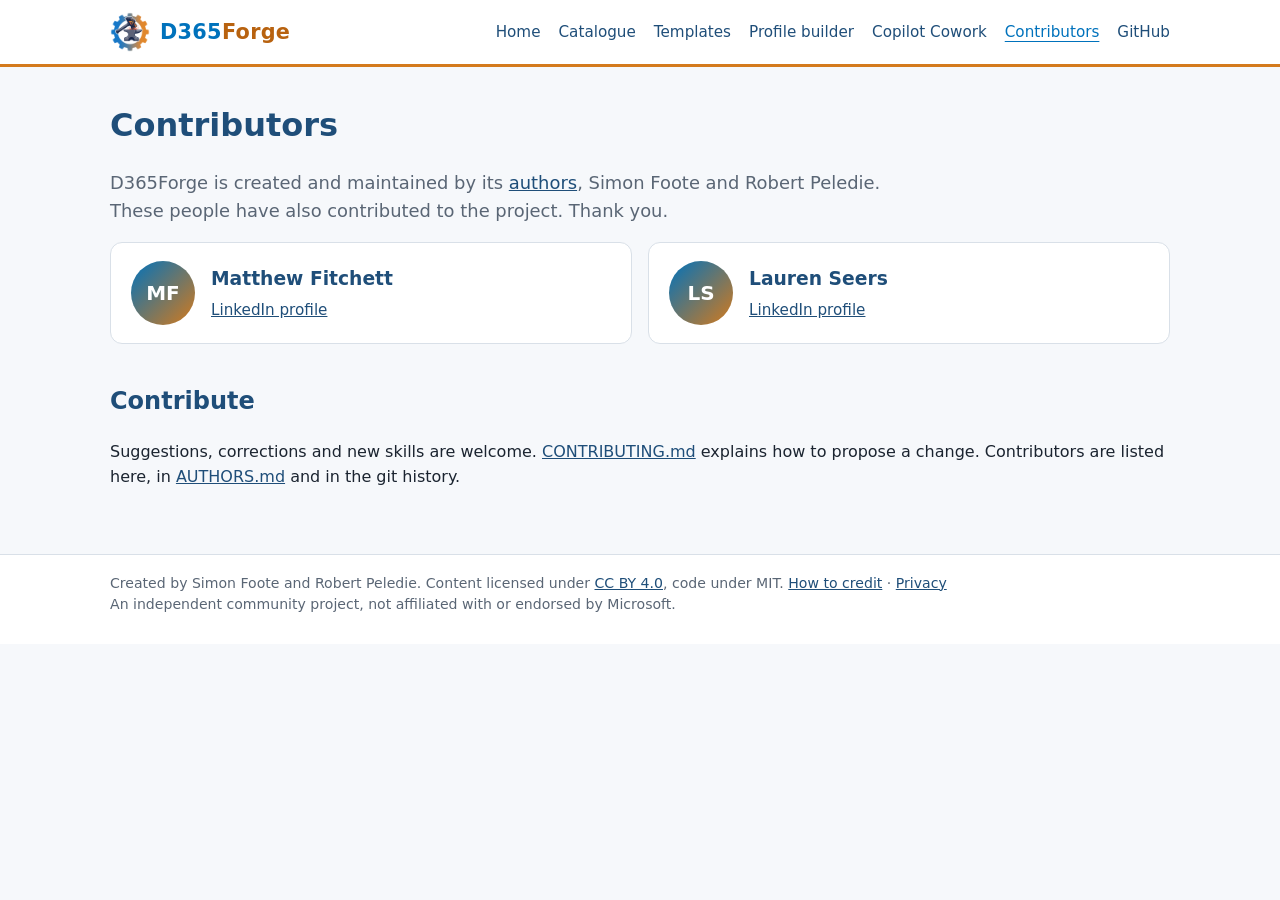
<file: docs/contributors.html>
<!doctype html>
<html lang="en-GB">
<head>
<meta charset="utf-8">
<meta name="viewport" content="width=device-width, initial-scale=1">
<title>Contributors | D365Forge</title>
<meta name="description" content="Your Dynamics 365 CRM project team as installable AI agents: roles, skills and tailored templates for Sales, Marketing, Customer Service and Field Service, from SMB to enterprise.">
<meta name="theme-color" content="#1f4e79">
<meta property="og:site_name" content="D365Forge">
<meta property="og:title" content="Contributors | D365Forge">
<meta property="og:description" content="Your Dynamics 365 CRM project team as installable AI agents: roles, skills and tailored templates for Sales, Marketing, Customer Service and Field Service, from SMB to enterprise.">
<meta property="og:image" content="https://d365forge.ai/assets/brand/d365forge-og.png">
<meta name="twitter:card" content="summary_large_image">
<link rel="icon" href="assets/brand/favicon.ico" sizes="any">
<link rel="icon" type="image/png" sizes="192x192" href="assets/brand/d365forge-icon-192.png">
<link rel="apple-touch-icon" href="assets/brand/apple-touch-icon.png">
<link rel="stylesheet" href="assets/site.css">
</head>
<body>
<!-- Generated by scripts/build-site.py. Do not edit by hand. -->
<header class="top"><div class="wrap"><a class="brand" href="index.html" aria-label="D365Forge home"><img src="assets/brand/d365forge-icon-192.png" alt="" width="40" height="40"><span class="wordmark">D365<span>Forge</span></span></a><nav><a href="index.html">Home</a><a href="catalogue.html">Catalogue</a><a href="templates.html">Templates</a><a href="profile-builder.html">Profile builder</a><a href="https://github.com/SimonFoote-greensparx/D365Forge/blob/main/docs/COPILOT-COWORK.md">Copilot Cowork</a><a href="contributors.html" class="active">Contributors</a><a href="https://github.com/SimonFoote-greensparx/D365Forge">GitHub</a></nav></div></header>
<main class="wrap">
<h1>Contributors</h1>
<p class="lead">D365Forge is created and maintained by its <a href="index.html#authors">authors</a>, Simon Foote and Robert Peledie.
These people have also contributed to the project. Thank you.</p>
<div class="contributors"><article class="card contributor" id="matthew-fitchett"><div class="initials" aria-hidden="true">MF</div><div><h3>Matthew Fitchett</h3><p class="links"><a href="https://www.linkedin.com/in/mattfitchett/">LinkedIn profile</a></p></div></article><article class="card contributor" id="lauren-seers"><div class="initials" aria-hidden="true">LS</div><div><h3>Lauren Seers</h3><p class="links"><a href="https://www.linkedin.com/in/lauren-seers-cmgr-mcmi-8483b476/">LinkedIn profile</a></p></div></article></div>
<h2>Contribute</h2>
<p>Suggestions, corrections and new skills are welcome. <a href="https://github.com/SimonFoote-greensparx/D365Forge/blob/main/CONTRIBUTING.md">CONTRIBUTING.md</a> explains how to propose a change.
Contributors are listed here, in <a href="https://github.com/SimonFoote-greensparx/D365Forge/blob/main/AUTHORS.md">AUTHORS.md</a> and in the git history.</p>
</main>
<footer><div class="wrap">Created by Simon Foote and Robert Peledie. Content licensed under <a href="https://creativecommons.org/licenses/by/4.0/">CC BY 4.0</a>, code under MIT. <a href="https://github.com/SimonFoote-greensparx/D365Forge/blob/main/NOTICE.md">How to credit</a> · <a href="privacy.html">Privacy</a><br>An independent community project, not affiliated with or endorsed by Microsoft.</div></footer>
</body>
</html>
</file>
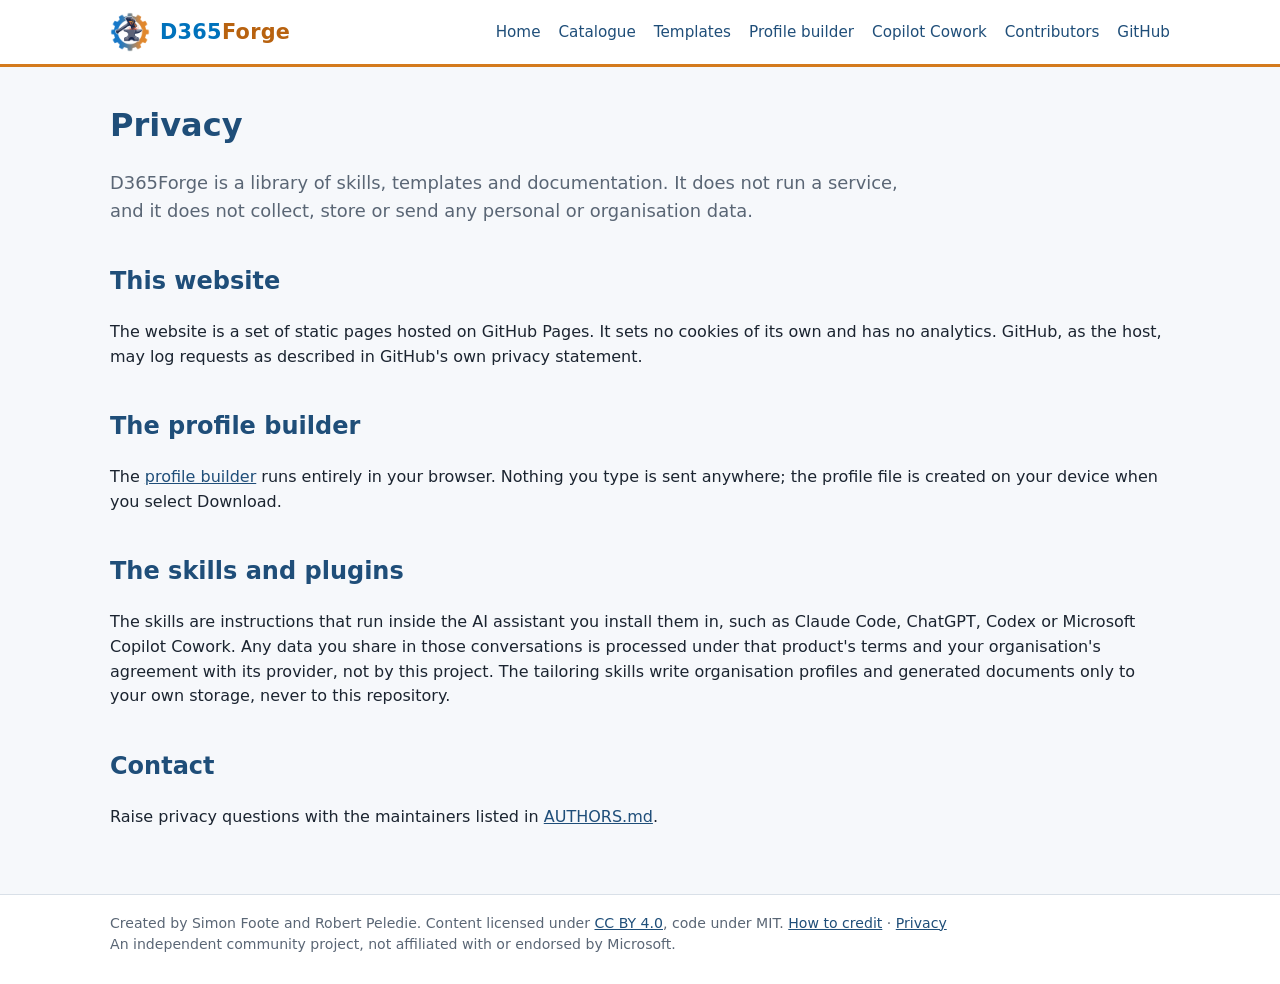
<file: docs/privacy.html>
<!doctype html>
<html lang="en-GB">
<head>
<meta charset="utf-8">
<meta name="viewport" content="width=device-width, initial-scale=1">
<title>Privacy | D365Forge</title>
<meta name="description" content="Your Dynamics 365 CRM project team as installable AI agents: roles, skills and tailored templates for Sales, Marketing, Customer Service and Field Service, from SMB to enterprise.">
<meta name="theme-color" content="#1f4e79">
<meta property="og:site_name" content="D365Forge">
<meta property="og:title" content="Privacy | D365Forge">
<meta property="og:description" content="Your Dynamics 365 CRM project team as installable AI agents: roles, skills and tailored templates for Sales, Marketing, Customer Service and Field Service, from SMB to enterprise.">
<meta property="og:image" content="https://d365forge.ai/assets/brand/d365forge-og.png">
<meta name="twitter:card" content="summary_large_image">
<link rel="icon" href="assets/brand/favicon.ico" sizes="any">
<link rel="icon" type="image/png" sizes="192x192" href="assets/brand/d365forge-icon-192.png">
<link rel="apple-touch-icon" href="assets/brand/apple-touch-icon.png">
<link rel="stylesheet" href="assets/site.css">
</head>
<body>
<!-- Generated by scripts/build-site.py. Do not edit by hand. -->
<header class="top"><div class="wrap"><a class="brand" href="index.html" aria-label="D365Forge home"><img src="assets/brand/d365forge-icon-192.png" alt="" width="40" height="40"><span class="wordmark">D365<span>Forge</span></span></a><nav><a href="index.html">Home</a><a href="catalogue.html">Catalogue</a><a href="templates.html">Templates</a><a href="profile-builder.html">Profile builder</a><a href="https://github.com/SimonFoote-greensparx/D365Forge/blob/main/docs/COPILOT-COWORK.md">Copilot Cowork</a><a href="contributors.html">Contributors</a><a href="https://github.com/SimonFoote-greensparx/D365Forge">GitHub</a></nav></div></header>
<main class="wrap">
<h1>Privacy</h1>
<p class="lead">D365Forge is a library of skills, templates and documentation. It does not run a service, and it does not collect, store or send any personal or organisation data.</p>
<h2>This website</h2>
<p>The website is a set of static pages hosted on GitHub Pages. It sets no cookies of its own and has no analytics. GitHub, as the host, may log requests as described in GitHub's own privacy statement.</p>
<h2>The profile builder</h2>
<p>The <a href="profile-builder.html">profile builder</a> runs entirely in your browser. Nothing you type is sent anywhere; the profile file is created on your device when you select Download.</p>
<h2>The skills and plugins</h2>
<p>The skills are instructions that run inside the AI assistant you install them in, such as Claude Code, ChatGPT, Codex or Microsoft Copilot Cowork. Any data you share in those conversations is processed under that product's terms and your organisation's agreement with its provider, not by this project. The tailoring skills write organisation profiles and generated documents only to your own storage, never to this repository.</p>
<h2>Contact</h2>
<p>Raise privacy questions with the maintainers listed in <a href="https://github.com/SimonFoote-greensparx/D365Forge/blob/main/AUTHORS.md">AUTHORS.md</a>.</p>
</main>
<footer><div class="wrap">Created by Simon Foote and Robert Peledie. Content licensed under <a href="https://creativecommons.org/licenses/by/4.0/">CC BY 4.0</a>, code under MIT. <a href="https://github.com/SimonFoote-greensparx/D365Forge/blob/main/NOTICE.md">How to credit</a> · <a href="privacy.html">Privacy</a><br>An independent community project, not affiliated with or endorsed by Microsoft.</div></footer>
</body>
</html>
</file>
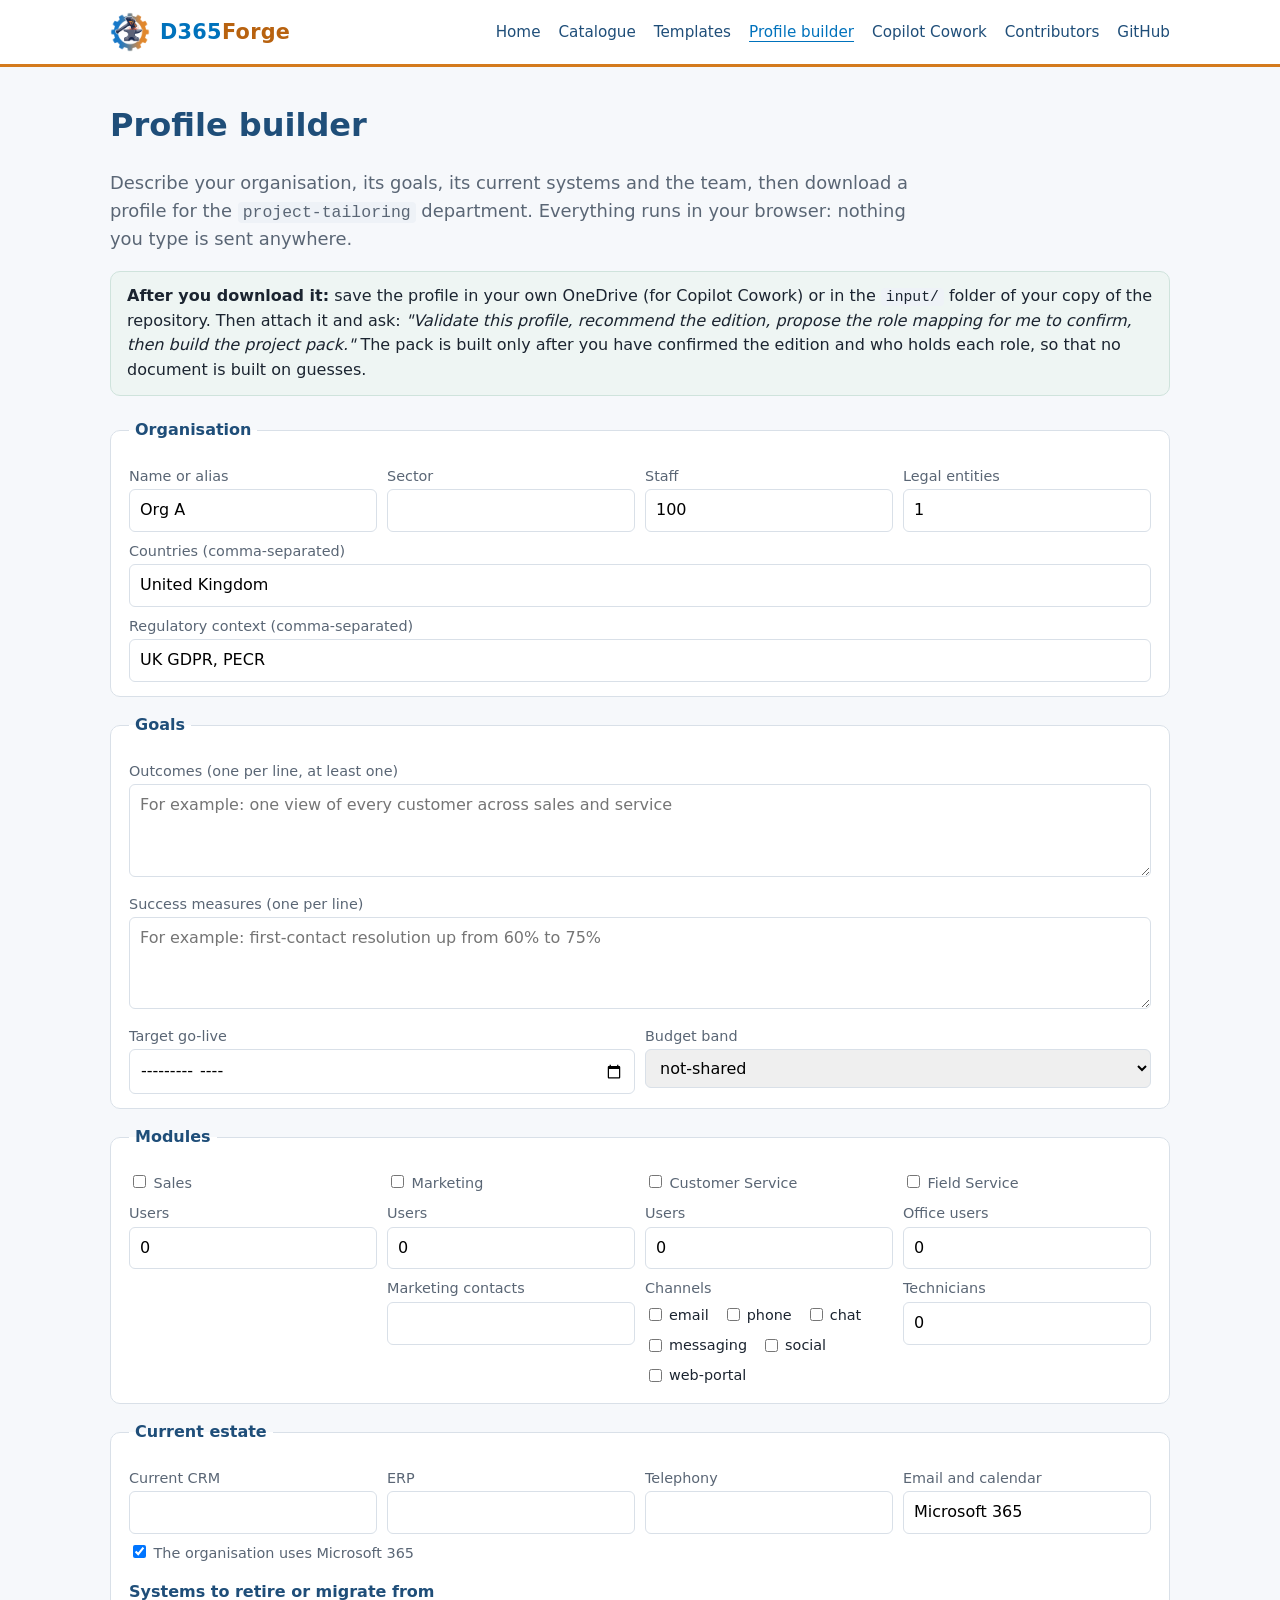
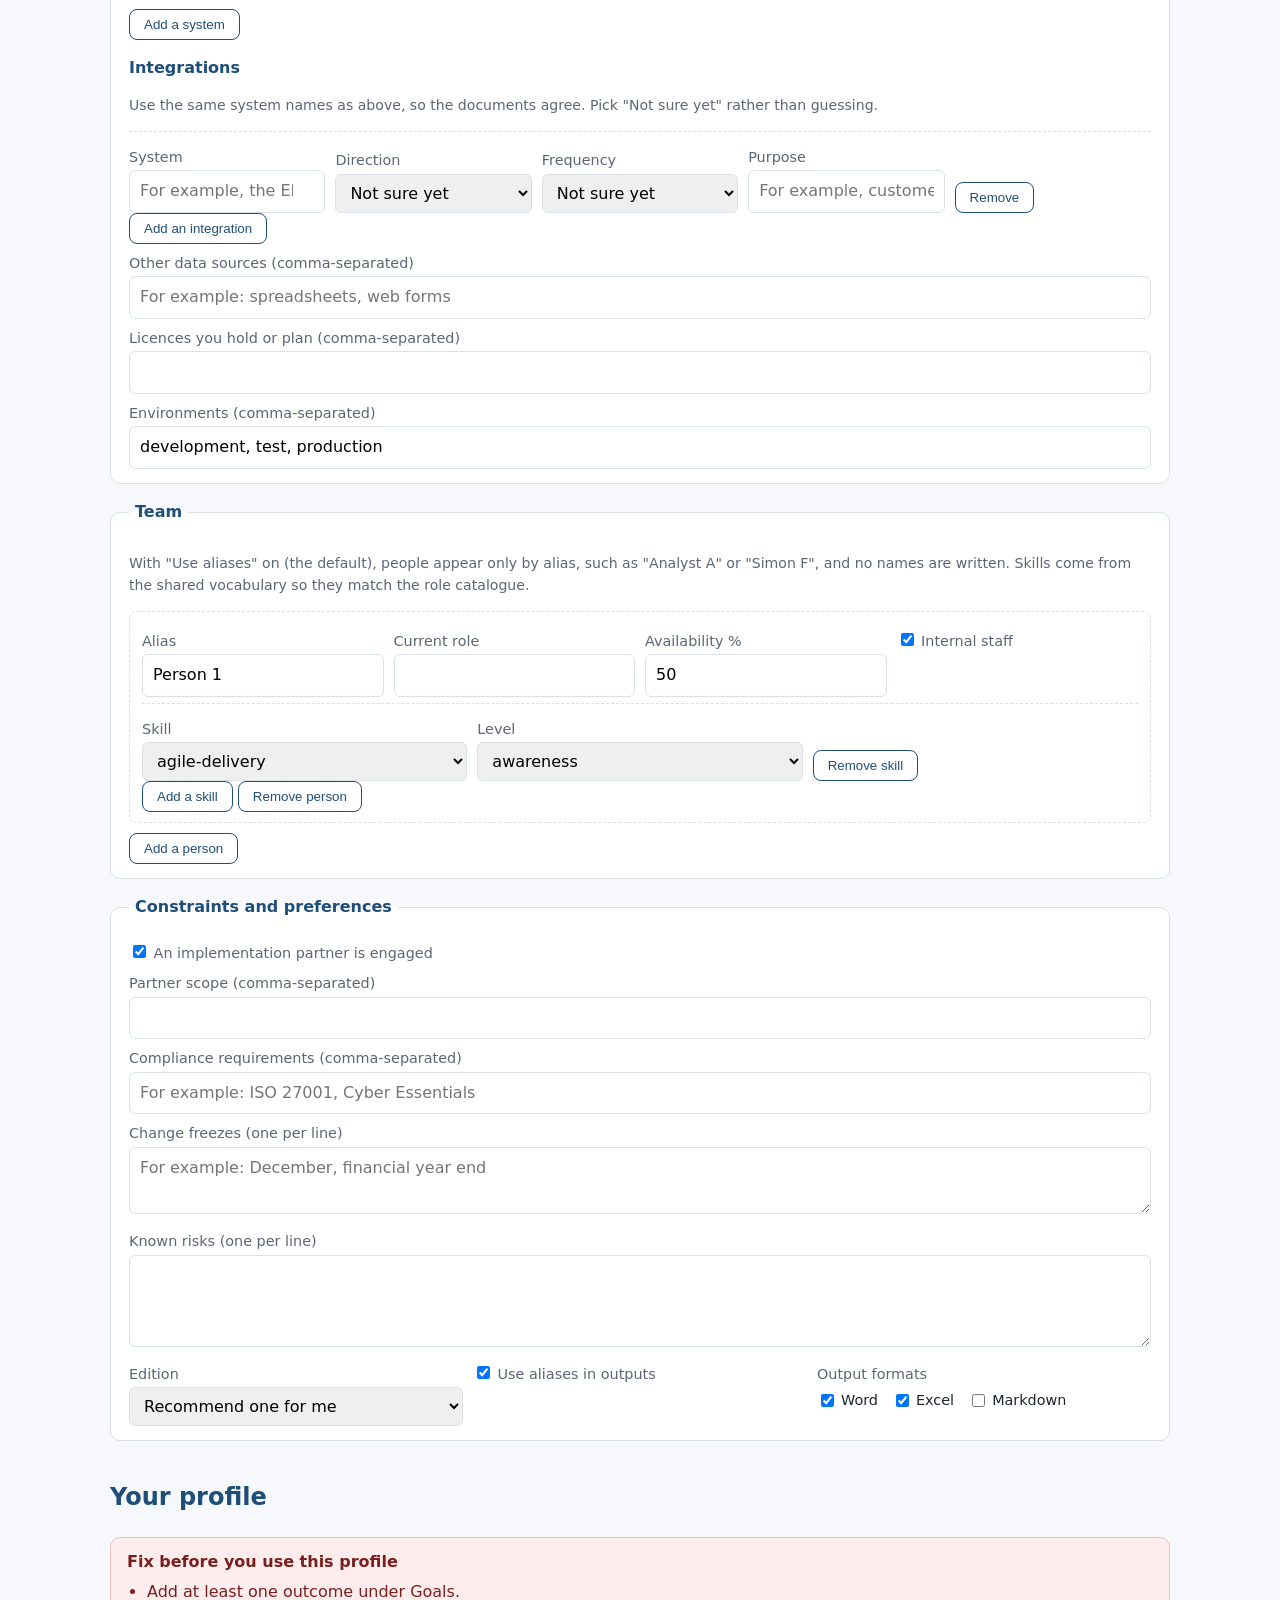
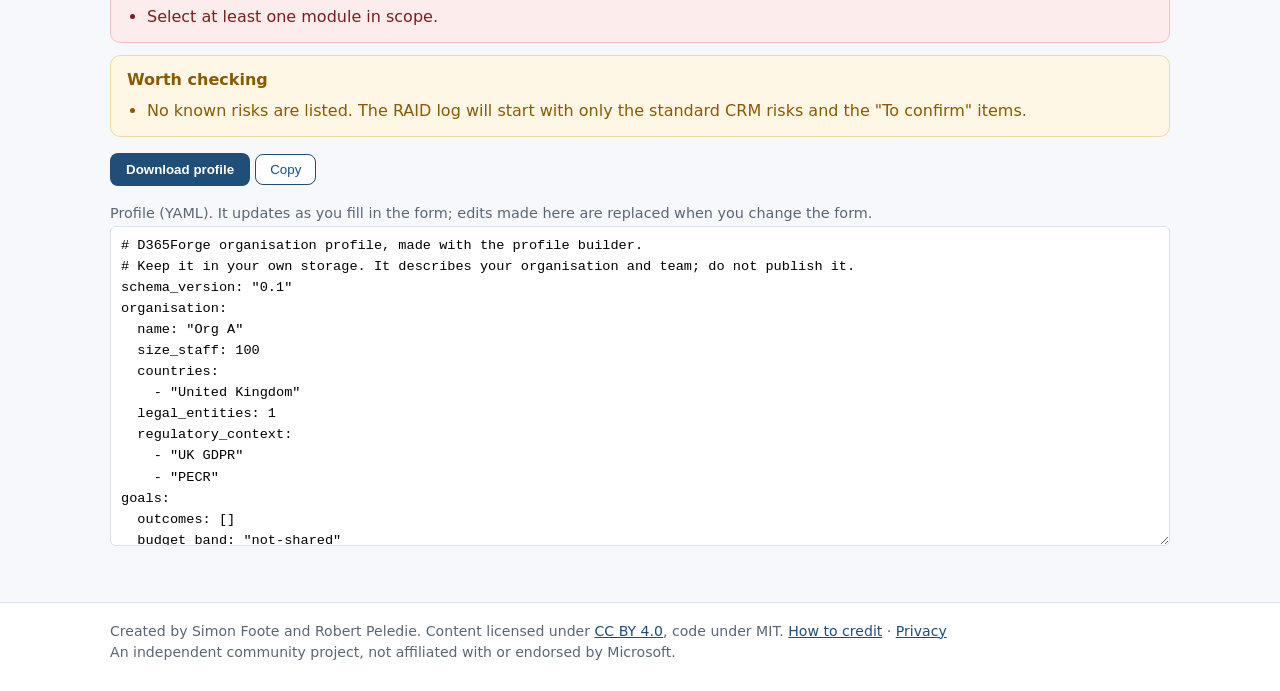
<file: docs/profile-builder.html>
<!doctype html>
<html lang="en-GB">
<head>
<meta charset="utf-8">
<meta name="viewport" content="width=device-width, initial-scale=1">
<title>Profile builder | D365Forge</title>
<meta name="description" content="Your Dynamics 365 CRM project team as installable AI agents: roles, skills and tailored templates for Sales, Marketing, Customer Service and Field Service, from SMB to enterprise.">
<meta name="theme-color" content="#1f4e79">
<meta property="og:site_name" content="D365Forge">
<meta property="og:title" content="Profile builder | D365Forge">
<meta property="og:description" content="Your Dynamics 365 CRM project team as installable AI agents: roles, skills and tailored templates for Sales, Marketing, Customer Service and Field Service, from SMB to enterprise.">
<meta property="og:image" content="https://d365forge.ai/assets/brand/d365forge-og.png">
<meta name="twitter:card" content="summary_large_image">
<link rel="icon" href="assets/brand/favicon.ico" sizes="any">
<link rel="icon" type="image/png" sizes="192x192" href="assets/brand/d365forge-icon-192.png">
<link rel="apple-touch-icon" href="assets/brand/apple-touch-icon.png">
<link rel="stylesheet" href="assets/site.css">
</head>
<body>
<!-- Generated by scripts/build-site.py. Do not edit by hand. -->
<header class="top"><div class="wrap"><a class="brand" href="index.html" aria-label="D365Forge home"><img src="assets/brand/d365forge-icon-192.png" alt="" width="40" height="40"><span class="wordmark">D365<span>Forge</span></span></a><nav><a href="index.html">Home</a><a href="catalogue.html">Catalogue</a><a href="templates.html">Templates</a><a href="profile-builder.html" class="active">Profile builder</a><a href="https://github.com/SimonFoote-greensparx/D365Forge/blob/main/docs/COPILOT-COWORK.md">Copilot Cowork</a><a href="contributors.html">Contributors</a><a href="https://github.com/SimonFoote-greensparx/D365Forge">GitHub</a></nav></div></header>
<main class="wrap">
<h1>Profile builder</h1>
<p class="lead">Describe your organisation, its goals, its current systems and the team, then download a profile for the
<code>project-tailoring</code> department. Everything runs in your browser: nothing you type is sent anywhere.</p>
<div class="callout"><strong>After you download it:</strong> save the profile in your own OneDrive (for Copilot Cowork) or in the
<code>input/</code> folder of your copy of the repository. Then attach it and ask: <em>"Validate this profile, recommend the edition,
propose the role mapping for me to confirm, then build the project pack."</em> The pack is built only after you have confirmed the
edition and who holds each role, so that no document is built on guesses.</div>
<form id="f" onsubmit="return false">
<fieldset><legend>Organisation</legend><div class="row">
<div><label for="org_name">Name or alias</label><input type="text" id="org_name" value="Org A"></div>
<div><label for="org_sector">Sector</label><input type="text" id="org_sector"></div>
<div><label for="org_staff">Staff</label><input type="number" id="org_staff" min="1" value="100"></div>
<div><label for="org_entities">Legal entities</label><input type="number" id="org_entities" min="1" value="1"></div>
</div><label for="org_countries">Countries (comma-separated)</label><input type="text" id="org_countries" value="United Kingdom">
<label for="org_reg">Regulatory context (comma-separated)</label><input type="text" id="org_reg" value="UK GDPR, PECR"></fieldset>
<fieldset><legend>Goals</legend>
<label for="g_out">Outcomes (one per line, at least one)</label><textarea id="g_out" rows="3" placeholder="For example: one view of every customer across sales and service"></textarea>
<label for="g_meas">Success measures (one per line)</label><textarea id="g_meas" rows="3" placeholder="For example: first-contact resolution up from 60% to 75%"></textarea>
<div class="row"><div><label for="g_live">Target go-live</label><input type="month" id="g_live"></div>
<div><label for="g_budget">Budget band</label><select id="g_budget"><option>not-shared</option><option>under-50k</option><option>50k-250k</option><option>250k-1m</option><option>over-1m</option></select></div></div></fieldset>
<fieldset><legend>Modules</legend><div class="row">
<div><label><input type="checkbox" id="m_sales"> Sales</label><label for="m_sales_u">Users</label><input type="number" id="m_sales_u" min="0" value="0"></div>
<div><label><input type="checkbox" id="m_mkt"> Marketing</label><label for="m_mkt_u">Users</label><input type="number" id="m_mkt_u" min="0" value="0">
<label for="m_mkt_c">Marketing contacts</label><input type="number" id="m_mkt_c" min="0"></div>
<div><label><input type="checkbox" id="m_cs"> Customer Service</label><label for="m_cs_u">Users</label><input type="number" id="m_cs_u" min="0" value="0">
<span class="label">Channels</span><div class="checks"><label><input type="checkbox" class="cs-ch" value="email"> email</label><label><input type="checkbox" class="cs-ch" value="phone"> phone</label><label><input type="checkbox" class="cs-ch" value="chat"> chat</label><label><input type="checkbox" class="cs-ch" value="messaging"> messaging</label><label><input type="checkbox" class="cs-ch" value="social"> social</label><label><input type="checkbox" class="cs-ch" value="web-portal"> web-portal</label></div></div>
<div><label><input type="checkbox" id="m_fs"> Field Service</label><label for="m_fs_u">Office users</label><input type="number" id="m_fs_u" min="0" value="0"><label for="m_fs_t">Technicians</label><input type="number" id="m_fs_t" min="0" value="0"></div>
</div></fieldset>
<fieldset><legend>Current estate</legend><div class="row">
<div><label for="e_crm">Current CRM</label><input type="text" id="e_crm"></div>
<div><label for="e_erp">ERP</label><input type="text" id="e_erp"></div>
<div><label for="e_tel">Telephony</label><input type="text" id="e_tel"></div>
<div><label for="e_mail">Email and calendar</label><input type="text" id="e_mail" value="Microsoft 365"></div></div>
<label><input type="checkbox" id="e_m365" checked> The organisation uses Microsoft 365</label>
<h3>Systems to retire or migrate from</h3><div id="legacy"></div><button type="button" class="secondary" id="addl">Add a system</button>
<h3>Integrations</h3><p class="meta">Use the same system names as above, so the documents agree. Pick "Not sure yet" rather than guessing.</p>
<div id="integrations"></div><button type="button" class="secondary" id="addi">Add an integration</button><datalist id="systems"></datalist>
<label for="e_ds">Other data sources (comma-separated)</label><input type="text" id="e_ds" placeholder="For example: spreadsheets, web forms">
<label for="e_lic">Licences you hold or plan (comma-separated)</label><input type="text" id="e_lic">
<label for="e_env">Environments (comma-separated)</label><input type="text" id="e_env" value="development, test, production"></fieldset>
<fieldset><legend>Team</legend>
<p class="meta">With "Use aliases" on (the default), people appear only by alias, such as "Analyst A" or "Simon F", and no names are written.
Skills come from the shared vocabulary so they match the role catalogue.</p>
<div id="team"></div><button type="button" class="secondary" id="addp">Add a person</button></fieldset>
<fieldset><legend>Constraints and preferences</legend>
<label><input type="checkbox" id="c_partner" checked> An implementation partner is engaged</label>
<div id="c_scope_box"><label for="c_scope">Partner scope (comma-separated)</label><input type="text" id="c_scope"></div>
<label for="c_comp">Compliance requirements (comma-separated)</label><input type="text" id="c_comp" placeholder="For example: ISO 27001, Cyber Essentials">
<label for="c_freeze">Change freezes (one per line)</label><textarea id="c_freeze" rows="2" placeholder="For example: December, financial year end"></textarea>
<label for="c_risks">Known risks (one per line)</label><textarea id="c_risks" rows="3"></textarea>
<div class="row"><div><label for="p_ed">Edition</label><select id="p_ed"><option value="auto">Recommend one for me</option><option value="smb">SMB</option><option value="enterprise">Enterprise</option></select></div>
<div><label><input type="checkbox" id="p_alias" checked> Use aliases in outputs</label></div>
<div><span class="label">Output formats</span><div class="checks"><label><input type="checkbox" class="fmt" value="docx" checked> Word</label>
<label><input type="checkbox" class="fmt" value="xlsx" checked> Excel</label><label><input type="checkbox" class="fmt" value="md"> Markdown</label></div></div></div></fieldset>
<h2>Your profile</h2>
<div id="status" aria-live="polite"></div>
<p><button type="button" class="action" id="dl">Download profile</button> <button type="button" class="secondary" id="copy">Copy</button></p>
<label for="yaml">Profile (YAML). It updates as you fill in the form; edits made here are replaced when you change the form.</label>
<textarea id="yaml" spellcheck="false"></textarea>
</form>
<script type="application/json" id="builder-data">{"vocab": [{"id": "agile-delivery", "d": "Scrum or Kanban delivery practice"}, {"id": "alm-and-devops", "d": "Solutions, source control and deployment pipelines"}, {"id": "azure-integration", "d": "Azure Functions, Logic Apps and Service Bus"}, {"id": "benefits-management", "d": "Defining and tracking benefits after go-live"}, {"id": "budget-ownership", "d": "Holding and approving a project budget"}, {"id": "business-analysis", "d": "Requirements elicitation, user stories and acceptance criteria"}, {"id": "change-management", "d": "Planning and leading business change"}, {"id": "communications", "d": "Internal communications planning"}, {"id": "contact-centre-telephony", "d": "Voice channels and telephony integration"}, {"id": "copilot-enablement", "d": "Enabling and adopting Copilot features"}, {"id": "copilot-studio", "d": "Building agents in Copilot Studio"}, {"id": "customer-insights-data", "d": "Unifying customer data in Customer Insights - Data"}, {"id": "customer-insights-journeys", "d": "Configuring Customer Insights - Journeys"}, {"id": "data-migration", "d": "Planning and running data migrations"}, {"id": "data-protection", "d": "UK GDPR, PECR and data protection practice"}, {"id": "data-quality", "d": "Profiling, cleansing and de-duplicating data"}, {"id": "dataverse-data-modelling", "d": "Designing tables, relationships and keys in Dataverse"}, {"id": "dns-administration", "d": "Managing DNS records"}, {"id": "dynamics-365-awareness", "d": "Working knowledge of Dynamics 365 CE apps as a user or key user"}, {"id": "dynamics-365-customer-service", "d": "Configuring Dynamics 365 Customer Service"}, {"id": "dynamics-365-field-service", "d": "Configuring Dynamics 365 Field Service"}, {"id": "dynamics-365-sales", "d": "Configuring Dynamics 365 Sales"}, {"id": "email-deliverability", "d": "Domain authentication and sender reputation"}, {"id": "entra-id", "d": "Microsoft Entra ID groups, licensing and conditional access"}, {"id": "erp-integration", "d": "Integrating CRM with ERP and Project Operations"}, {"id": "field-service-inventory", "d": "Inventory, warehouses and customer assets"}, {"id": "field-service-mobile", "d": "Field Service Mobile and offline profiles"}, {"id": "field-service-scheduling", "d": "Schedule board, territories and scheduling optimisation"}, {"id": "governance", "d": "Running design, change or architecture governance"}, {"id": "integration-design", "d": "Designing system integrations and their error handling"}, {"id": "knowledge-management", "d": "Owning knowledge article lifecycle and quality"}, {"id": "leadership", "d": "Leading an organisation or business unit and making investment decisions"}, {"id": "marketing-operations", "d": "Running marketing campaigns, segments and content"}, {"id": "pcf-development", "d": "Power Apps component framework controls"}, {"id": "power-apps", "d": "Model-driven and canvas app making"}, {"id": "power-automate", "d": "Building cloud flows with good error handling"}, {"id": "power-bi", "d": "Power BI modelling and reporting"}, {"id": "power-platform-administration", "d": "Environments, capacity, DLP and admin centre tasks"}, {"id": "pro-code-development", "d": "C# plug-ins, JavaScript and custom APIs on Dataverse"}, {"id": "process-mapping", "d": "Current and future-state process modelling"}, {"id": "process-ownership", "d": "Accountable for a business process and its outcomes"}, {"id": "product-and-pricing", "d": "Product catalogues, price lists and quoting"}, {"id": "project-management", "d": "Planning and running projects, including RAID and governance"}, {"id": "responsible-ai", "d": "Applying responsible AI principles and reviews"}, {"id": "sales-operations", "d": "Territories, forecasting and pipeline management"}, {"id": "security-design", "d": "Designing Dataverse security roles, business units and teams"}, {"id": "service-management", "d": "IT service management and support processes"}, {"id": "solution-architecture", "d": "End-to-end solution design on Dynamics 365 and Power Platform"}, {"id": "sql", "d": "Querying and transforming data with SQL"}, {"id": "test-automation", "d": "Automated UI and regression testing"}, {"id": "testing", "d": "Test planning, execution and defect management"}, {"id": "training-delivery", "d": "Designing and delivering user training"}, {"id": "unified-routing", "d": "Configuring unified routing, workstreams and capacity"}], "levels": ["awareness", "working", "advanced", "expert"], "schema": {"$schema": "https://json-schema.org/draft/2020-12/schema", "$id": "https://github.com/SimonFoote-greensparx/D365Forge/profiles/schema.json", "title": "D365Forge organisation profile", "description": "Describes one organisation's team, goals and estate so the project-tailoring department can produce a tailored pack. Real profiles belong in input/ (git-ignored), never in the repository.", "type": "object", "additionalProperties": false, "required": ["schema_version", "organisation", "goals", "modules", "team"], "properties": {"schema_version": {"type": "string", "enum": ["0.1"]}, "organisation": {"type": "object", "additionalProperties": false, "required": ["name", "size_staff"], "properties": {"name": {"type": "string", "description": "Organisation name or an alias such as 'Org A'."}, "sector": {"type": "string"}, "size_staff": {"type": "integer", "minimum": 1}, "countries": {"type": "array", "items": {"type": "string"}}, "legal_entities": {"type": "integer", "minimum": 1}, "regulatory_context": {"type": "array", "items": {"type": "string"}}}}, "goals": {"type": "object", "additionalProperties": false, "required": ["outcomes"], "properties": {"outcomes": {"type": "array", "items": {"type": "string"}, "minItems": 1}, "success_measures": {"type": "array", "items": {"type": "string"}}, "target_go_live": {"type": "string", "pattern": "^[0-9]{4}-[0-9]{2}$", "description": "YYYY-MM"}, "budget_band": {"type": "string", "enum": ["under-50k", "50k-250k", "250k-1m", "over-1m", "not-shared"]}}}, "modules": {"type": "object", "additionalProperties": false, "required": ["sales", "marketing", "customer_service", "field_service"], "properties": {"sales": {"type": "object", "additionalProperties": false, "required": ["in_scope"], "properties": {"in_scope": {"type": "boolean"}, "users": {"type": "integer", "minimum": 0}, "notes": {"type": "string"}}}, "marketing": {"type": "object", "additionalProperties": false, "required": ["in_scope"], "properties": {"in_scope": {"type": "boolean"}, "users": {"type": "integer", "minimum": 0}, "notes": {"type": "string"}, "contacts": {"type": "integer", "minimum": 0}}}, "customer_service": {"type": "object", "additionalProperties": false, "required": ["in_scope"], "properties": {"in_scope": {"type": "boolean"}, "users": {"type": "integer", "minimum": 0}, "notes": {"type": "string"}, "channels": {"type": "array", "items": {"type": "string", "enum": ["email", "phone", "chat", "messaging", "social", "web-portal"]}}}}, "field_service": {"type": "object", "additionalProperties": false, "required": ["in_scope"], "properties": {"in_scope": {"type": "boolean"}, "users": {"type": "integer", "minimum": 0}, "notes": {"type": "string"}, "technicians": {"type": "integer", "minimum": 0}}}}}, "estate": {"type": "object", "additionalProperties": false, "properties": {"current_crm": {"type": "string"}, "legacy_systems": {"type": "array", "items": {"type": "object", "additionalProperties": false, "required": ["name"], "properties": {"name": {"type": "string"}, "purpose": {"type": "string"}, "retire": {"type": "boolean"}, "records_estimate": {"type": "integer", "minimum": 0}}}}, "erp": {"type": "string"}, "email_and_calendar": {"type": "string"}, "telephony": {"type": "string"}, "data_sources": {"type": "array", "items": {"type": "string"}}, "integrations": {"type": "array", "items": {"type": "object", "additionalProperties": false, "required": ["system"], "properties": {"system": {"type": "string"}, "direction": {"type": "string", "enum": ["inbound", "outbound", "both"]}, "frequency": {"type": "string", "enum": ["real-time", "near-real-time", "scheduled", "manual"]}, "purpose": {"type": "string"}}}}, "microsoft_365": {"type": "boolean"}, "licences": {"type": "array", "items": {"type": "string"}}, "environments": {"type": "array", "items": {"type": "string"}}}}, "team": {"type": "array", "minItems": 1, "items": {"type": "object", "additionalProperties": false, "required": ["alias", "availability_percent", "skills"], "properties": {"alias": {"type": "string", "description": "Short alias such as 'Analyst A'. Use this instead of a name where the organisation prefers."}, "name": {"type": "string", "description": "Optional. Leave out when preferences.use_aliases is true."}, "current_role": {"type": "string"}, "availability_percent": {"type": "integer", "minimum": 0, "maximum": 100}, "internal": {"type": "boolean", "description": "false for partner or contractor staff."}, "skills": {"type": "array", "items": {"type": "object", "additionalProperties": false, "required": ["skill", "level"], "properties": {"skill": {"type": "string", "description": "An id from data/skills-vocabulary.toml."}, "level": {"type": "string", "enum": ["awareness", "working", "advanced", "expert"]}}}}}}}, "constraints": {"type": "object", "additionalProperties": false, "properties": {"partner": {"type": "object", "additionalProperties": false, "properties": {"engaged": {"type": "boolean"}, "scope": {"type": "array", "items": {"type": "string"}}}}, "compliance": {"type": "array", "items": {"type": "string"}}, "change_freezes": {"type": "array", "items": {"type": "string"}}, "known_risks": {"type": "array", "items": {"type": "string"}}}}, "preferences": {"type": "object", "additionalProperties": false, "properties": {"use_aliases": {"type": "boolean"}, "edition": {"type": "string", "enum": ["auto", "smb", "enterprise"]}, "output_formats": {"type": "array", "items": {"type": "string", "enum": ["docx", "xlsx", "md"]}}}}}}}</script>
<script src="assets/profile-builder.js"></script>
</main>
<footer><div class="wrap">Created by Simon Foote and Robert Peledie. Content licensed under <a href="https://creativecommons.org/licenses/by/4.0/">CC BY 4.0</a>, code under MIT. <a href="https://github.com/SimonFoote-greensparx/D365Forge/blob/main/NOTICE.md">How to credit</a> · <a href="privacy.html">Privacy</a><br>An independent community project, not affiliated with or endorsed by Microsoft.</div></footer>
</body>
</html>
</file>
<file: docs/assets/site.css>
/* D365Forge website. Hand-written; the HTML pages are generated by scripts/build-site.py. */
:root { --ink:#1b2430; --muted:#5a6675; --accent:#1f4e79; --accent-2:#2e7d6b; --line:#d9e0e8; --bg:#f6f8fb; --card:#fff; --warn:#8a5a00;
  --brand-blue:#0072bc; --brand-orange:#d47a1c; --brand-orange-text:#b8620f; }
* { box-sizing: border-box; }
body { margin:0; font-family: "Segoe UI", system-ui, -apple-system, Roboto, Arial, sans-serif; color:var(--ink); background:var(--bg); line-height:1.55; }
.wrap { max-width: 1100px; margin: 0 auto; padding: 0 20px; }
a { color: var(--accent); }
code { font-family: Consolas, "Cascadia Mono", Menlo, monospace; font-size: .92em; background:#eef2f7; padding:1px 5px; border-radius:4px; }
pre { background:#0f1b2a; color:#e6edf5; padding:14px 16px; border-radius:8px; overflow-x:auto; }
pre code { background:none; color:inherit; padding:0; }
header.top { background:#fff; color:var(--ink); border-bottom:3px solid var(--brand-orange); }
header.top .wrap { display:flex; align-items:center; justify-content:space-between; gap:16px; flex-wrap:wrap; padding-top:12px; padding-bottom:12px; }
header.top .brand { display:inline-flex; align-items:center; gap:10px; text-decoration:none; }
header.top .brand img { width:40px; height:40px; display:block; }
header.top .wordmark { font-weight:800; font-size:1.3rem; letter-spacing:.3px; color:var(--brand-blue); }
header.top .wordmark span { color:var(--brand-orange-text); }
header.top nav a { color:var(--accent); text-decoration:none; margin-left:18px; font-size:.95rem; }
header.top nav a.active, header.top nav a:hover { color:var(--brand-blue); text-decoration:underline; text-underline-offset:4px; }
main { padding: 28px 20px 48px; }
footer { border-top:1px solid var(--line); color:var(--muted); font-size:.88rem; padding:18px 0 28px; background:#fff; }
h1 { font-size:2rem; margin:.2em 0 .3em; color:var(--accent); }
h2 { color:var(--accent); margin-top:1.6em; }
.lead { font-size:1.12rem; color:var(--muted); max-width: 820px; }
.hero { background:#fff; border:1px solid var(--line); border-top:5px solid var(--brand-blue); border-radius:14px; padding:30px 34px; margin-bottom:26px;
  display:grid; grid-template-columns:auto minmax(0,1fr); gap:34px; align-items:center; }
.hero-logo h1 { margin:0; line-height:0; }
.hero-logo img { width:302px; max-width:100%; height:auto; }
.hero p { color:var(--ink); font-size:1.15rem; max-width: 760px; margin-top:0; }
.buttons { display:flex; gap:12px; flex-wrap:wrap; margin-top:18px; }
.btn { display:inline-block; padding:10px 18px; border-radius:8px; background:var(--brand-blue); color:#fff; font-weight:600; text-decoration:none; border:1px solid var(--brand-blue); }
.btn.ghost { background:#fff; color:var(--brand-blue); border:1px solid var(--brand-blue); }
.notice { background:#fff7e6; border:1px solid #f0d9a8; color:var(--warn); border-radius:10px; padding:12px 16px; margin: 0 0 22px; }
.cards { display:grid; grid-template-columns: repeat(auto-fit, minmax(240px, 1fr)); gap:16px; }
.card { background:var(--card); border:1px solid var(--line); border-radius:12px; padding:18px 20px; }
.card h3 { margin-top:0; color:var(--accent); }
.stat { font-size:2rem; font-weight:700; color:var(--accent-2); }
.chips { display:flex; flex-wrap:wrap; gap:8px; margin: 8px 0 4px; }
.chip { background:#fff; border:1px solid var(--line); border-radius:999px; padding:4px 12px; font-size:.9rem; text-decoration:none; color:var(--ink); }
.chip small { color:var(--muted); }
.steps { counter-reset: step; list-style:none; padding:0; }
.steps li { counter-increment: step; position:relative; padding-left:44px; margin-bottom:14px; }
.steps li::before { content: counter(step); position:absolute; left:0; top:0; width:30px; height:30px; border-radius:50%; background:var(--accent-2); color:#fff; display:flex; align-items:center; justify-content:center; font-weight:700; }
.authors { display:grid; grid-template-columns: repeat(auto-fit, minmax(360px, 1fr)); gap:18px; }
.author { display:flex; flex-direction:column; }
.author p { line-height:1.6; }
.author-head { display:flex; gap:18px; align-items:center; margin-bottom:6px; }
.author-head img { width:104px; height:104px; border-radius:50%; object-fit:cover; flex:none; border:3px solid #fff; box-shadow:0 0 0 2px var(--line); }
.author-head h3 { margin:0 0 4px; }
.author-head p { margin:0; }
.author .headline { color:var(--muted); font-size:.95rem; line-height:1.4; }
.author .links { margin-top:6px; font-size:.95rem; }
.author .project-role { border-top:1px solid var(--line); padding-top:10px; margin-bottom:4px; margin-top:auto; }
@media (max-width:480px) { .authors { grid-template-columns:1fr; } .author-head { flex-direction:column; align-items:flex-start; } }
.controls { position:sticky; top:0; background:var(--bg); padding:10px 0 6px; z-index:2; }
.controls input[type=search] { width:100%; padding:11px 14px; border:1px solid var(--line); border-radius:8px; font-size:1rem; }
.filters { margin-top:8px; display:flex; gap:8px; flex-wrap:wrap; }
.filters button { border:1px solid var(--line); background:#fff; border-radius:999px; padding:5px 14px; cursor:pointer; }
.filters button.on { background:var(--accent); color:#fff; border-color:var(--accent); }
#count { color:var(--muted); font-size:.9rem; }
.dept { background:#fff; border:1px solid var(--line); border-left:5px solid var(--accent); border-radius:10px; padding:6px 20px 12px; margin:16px 0; }
.dept.layer-delivery { border-left-color:#4a7fb0; }
.dept.layer-reviewer { border-left-color:#a14b4b; }
.dept.layer-tailoring { border-left-color:var(--accent-2); }
.dept h2 { margin-top:.6em; }
.meta { color:var(--muted); font-size:.88rem; }
.badge { font-size:.72rem; vertical-align:middle; padding:2px 8px; border-radius:999px; background:#f6e3e3; color:#8a2f2f; margin-left:6px; }
ul.skills { list-style:none; padding:0; display:grid; grid-template-columns: repeat(auto-fit, minmax(300px, 1fr)); gap:10px; }
ul.skills li { border:1px solid var(--line); border-radius:8px; padding:10px 12px; background:#fbfcfe; }
ul.skills li p { margin:.35em 0 0; font-size:.92rem; }
.status { float:right; font-size:.72rem; padding:2px 8px; border-radius:999px; background:#eef2f7; color:var(--muted); }
.status.draft { background:#fff3d6; color:var(--warn); }
.status.reviewed, .status.stable { background:#dff3ec; color:#1d6b55; }
.notice.reviewed { background:#e9f7f1; border-color:#bfe3d4; color:#1d6b55; }
.contributors { display:grid; grid-template-columns: repeat(auto-fit, minmax(280px, 1fr)); gap:16px; margin:18px 0 8px; }
.contributor { display:flex; gap:16px; align-items:center; }
.contributor h3 { margin:0 0 2px; }
.contributor p { margin:0; }
.contributor .headline { color:var(--muted); font-size:.92rem; }
.contributor .links { margin-top:6px; font-size:.95rem; }
.initials { flex:none; width:64px; height:64px; border-radius:50%; display:flex; align-items:center; justify-content:center;
  font-weight:700; font-size:1.25rem; color:#fff; background:linear-gradient(135deg,var(--brand-blue),var(--brand-orange)); }
table.grid { width:100%; border-collapse:collapse; background:#fff; }
table.grid th, table.grid td { border:1px solid var(--line); padding:8px 10px; text-align:left; vertical-align:top; font-size:.94rem; }
table.grid th { background:#eef2f7; }
form fieldset { background:#fff; border:1px solid var(--line); border-radius:10px; margin:0 0 16px; padding:14px 18px; }
form legend { font-weight:700; color:var(--accent); padding:0 6px; }
form label { display:block; font-size:.9rem; margin:8px 0 2px; color:var(--muted); }
form input[type=text], form input[type=number], form input[type=month], form select, form textarea { width:100%; padding:8px 10px; border:1px solid var(--line); border-radius:6px; font:inherit; }
.row { display:grid; grid-template-columns: repeat(auto-fit, minmax(180px, 1fr)); gap:10px; }
.person { border:1px dashed var(--line); border-radius:8px; padding:10px 12px; margin:10px 0; }
button.action { background:var(--accent); color:#fff; border:0; border-radius:8px; padding:9px 16px; cursor:pointer; font-weight:600; }
button.secondary { background:#fff; color:var(--accent); border:1px solid var(--accent); border-radius:8px; padding:7px 14px; cursor:pointer; }
textarea#yaml { font-family: Consolas, Menlo, monospace; font-size:.85rem; min-height: 320px; }
@media (max-width: 760px) { .hero { padding:24px 20px; grid-template-columns:1fr; gap:14px; justify-items:start; } .hero-logo img { width:240px; } header.top nav a { margin-left:10px; } }
blockquote { margin:1rem 0; padding:12px 16px; border-left:4px solid var(--accent-2); background:#eef5f3; border-radius:0 8px 8px 0; overflow-wrap:anywhere; }
main.wrap { padding-top:28px; padding-bottom:48px; }
blockquote > :first-child { margin-top:0; }
blockquote > :last-child { margin-bottom:0; }
.crumbs { color:var(--muted); font-size:.92rem; margin:0 0 6px; }
dl.facts { display:grid; grid-template-columns:max-content 1fr; gap:6px 18px; background:#fff; border:1px solid var(--line); border-radius:10px; padding:12px 16px; margin:8px 0 22px; font-size:.94rem; }
dl.facts dt { color:var(--muted); font-weight:600; }
dl.facts dd { margin:0; }
dl.facts .status { float:none; }
.callout { background:#eef5f3; border:1px solid #cfe3dc; border-radius:10px; padding:12px 16px; margin:8px 0 22px; }
.table-wrap { overflow-x:auto; margin:12px 0 18px; }
.sources { border-top:1px solid var(--line); margin-top:32px; }
@media (max-width:640px) { dl.facts { grid-template-columns:1fr; } }
.label { display:block; font-size:.9rem; margin:8px 0 2px; color:var(--muted); }
.checks { display:flex; flex-wrap:wrap; gap:4px 14px; }
.checks label { display:inline-flex; align-items:center; gap:4px; margin:2px 0; color:var(--ink); }
form h3 { font-size:1rem; margin:16px 0 4px; color:var(--accent); }
.integration, .legacy, .skill { align-items:end; border-top:1px dashed var(--line); padding-top:6px; margin-top:6px; }
.row-actions { display:flex; align-items:flex-end; }
#status ul { margin:6px 0 0; padding-left:20px; }
.check-problems { background:#fdecec; border:1px solid #f1c2c2; color:#7a1f1f; border-radius:10px; padding:12px 16px; margin:0 0 12px; }
.check-warnings { background:#fff7e6; border:1px solid #f0d9a8; color:var(--warn); border-radius:10px; padding:12px 16px; margin:0 0 12px; }
.check-ok { background:#dff3ec; border:1px solid #b9e2d4; color:#1d6b55; border-radius:10px; padding:12px 16px; margin:0 0 12px; }
[hidden] { display:none !important; }
</file>
